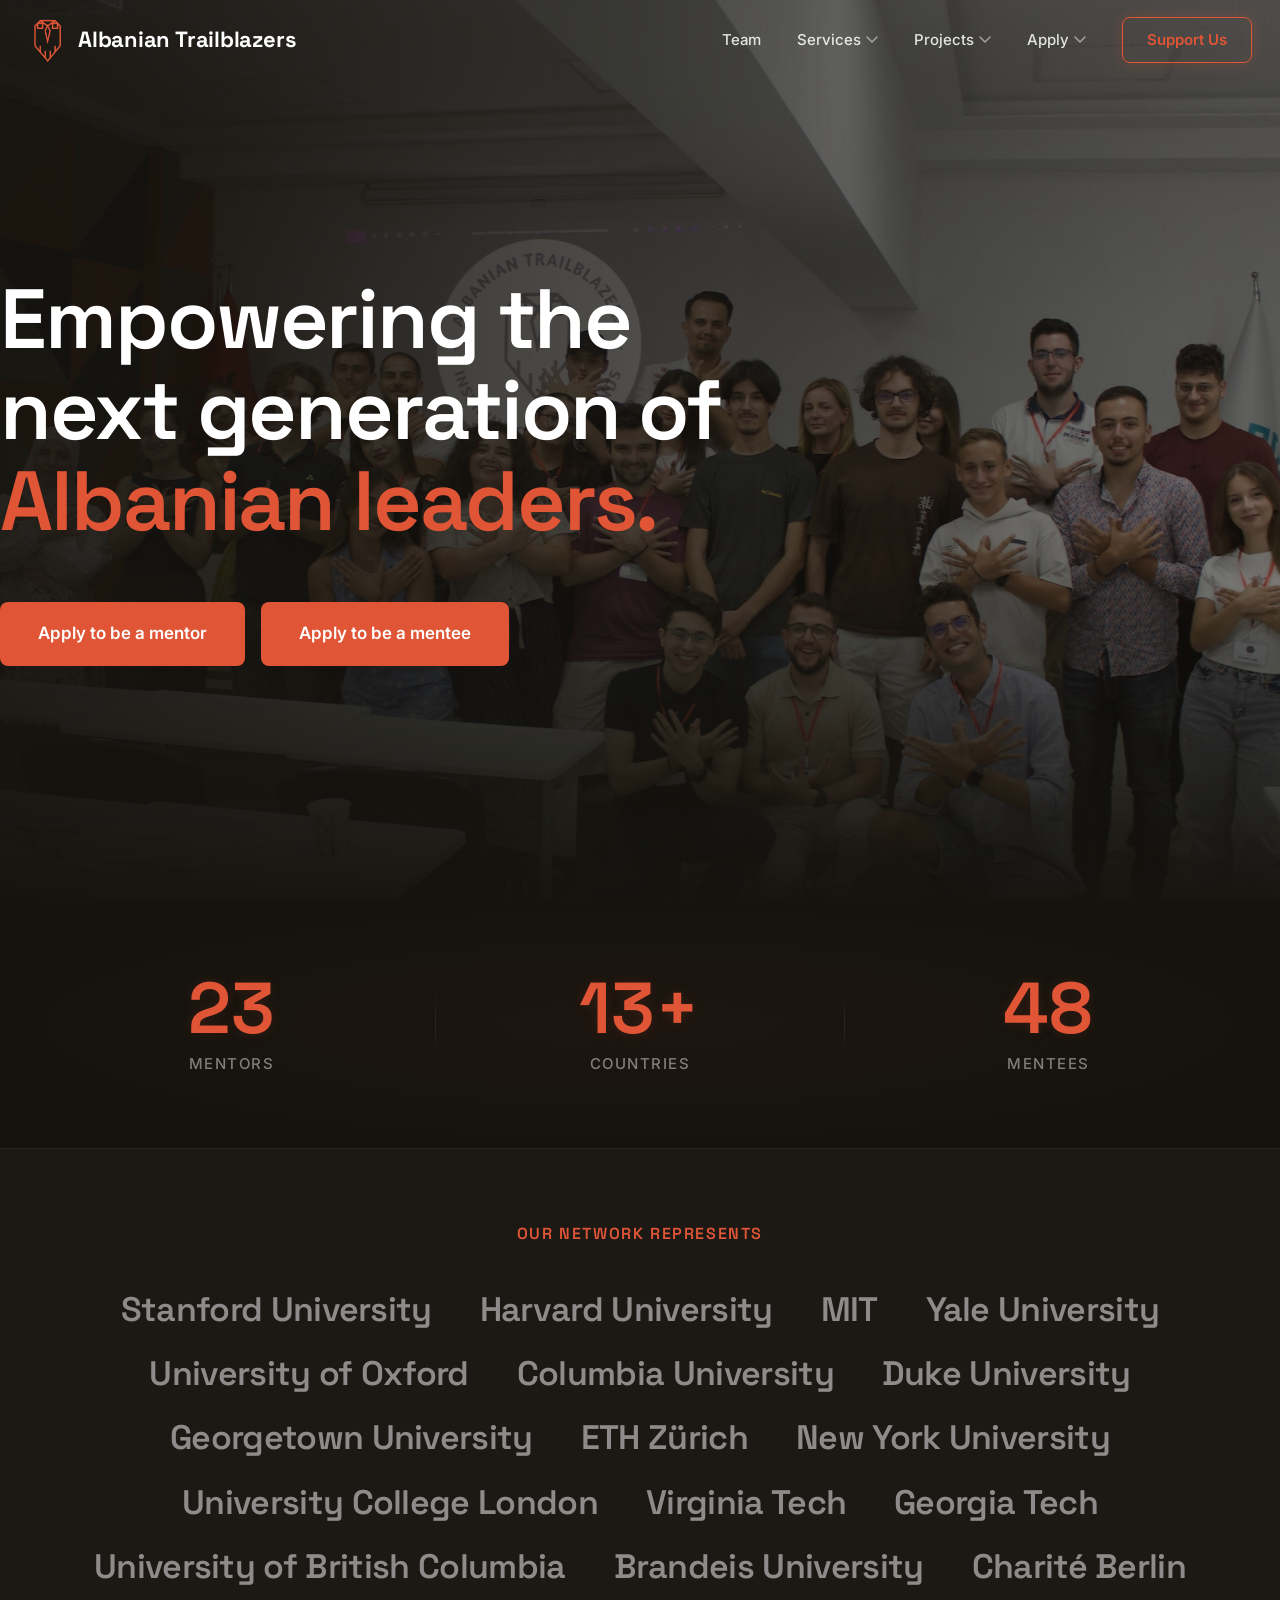
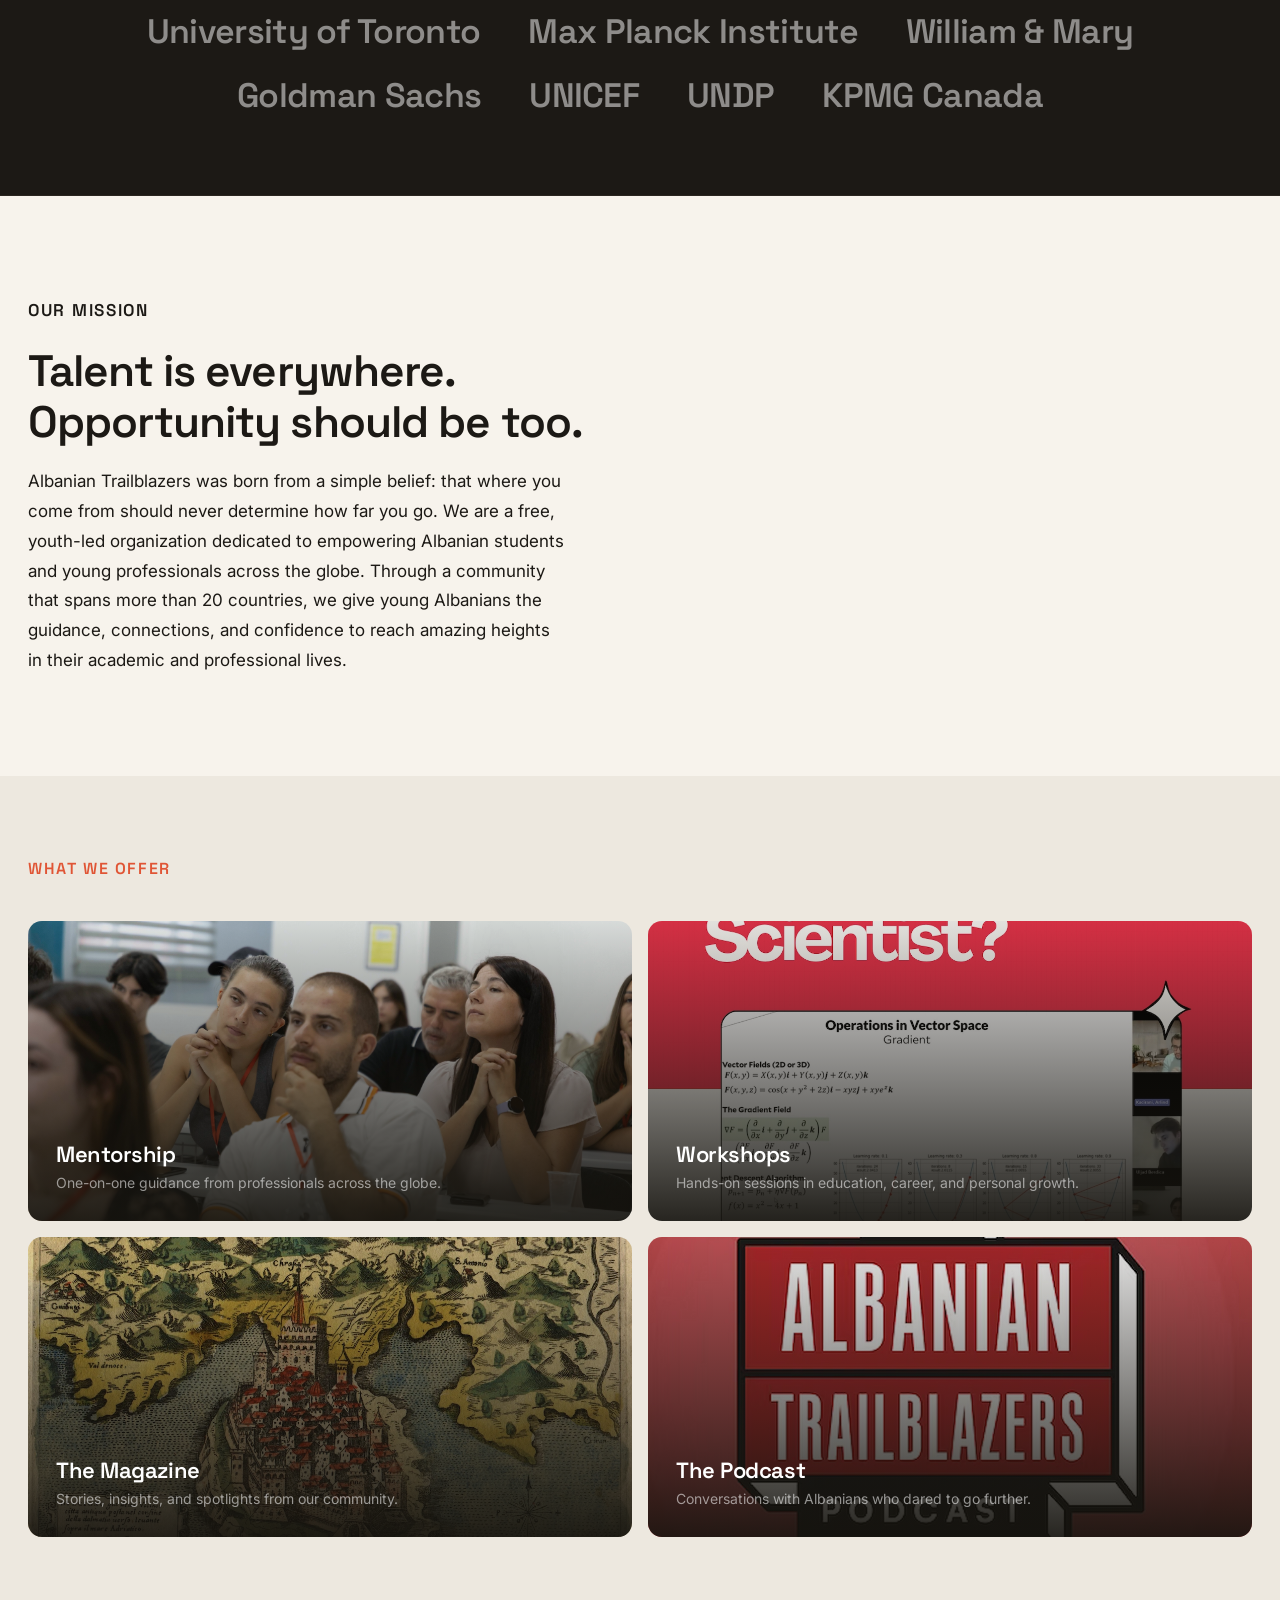
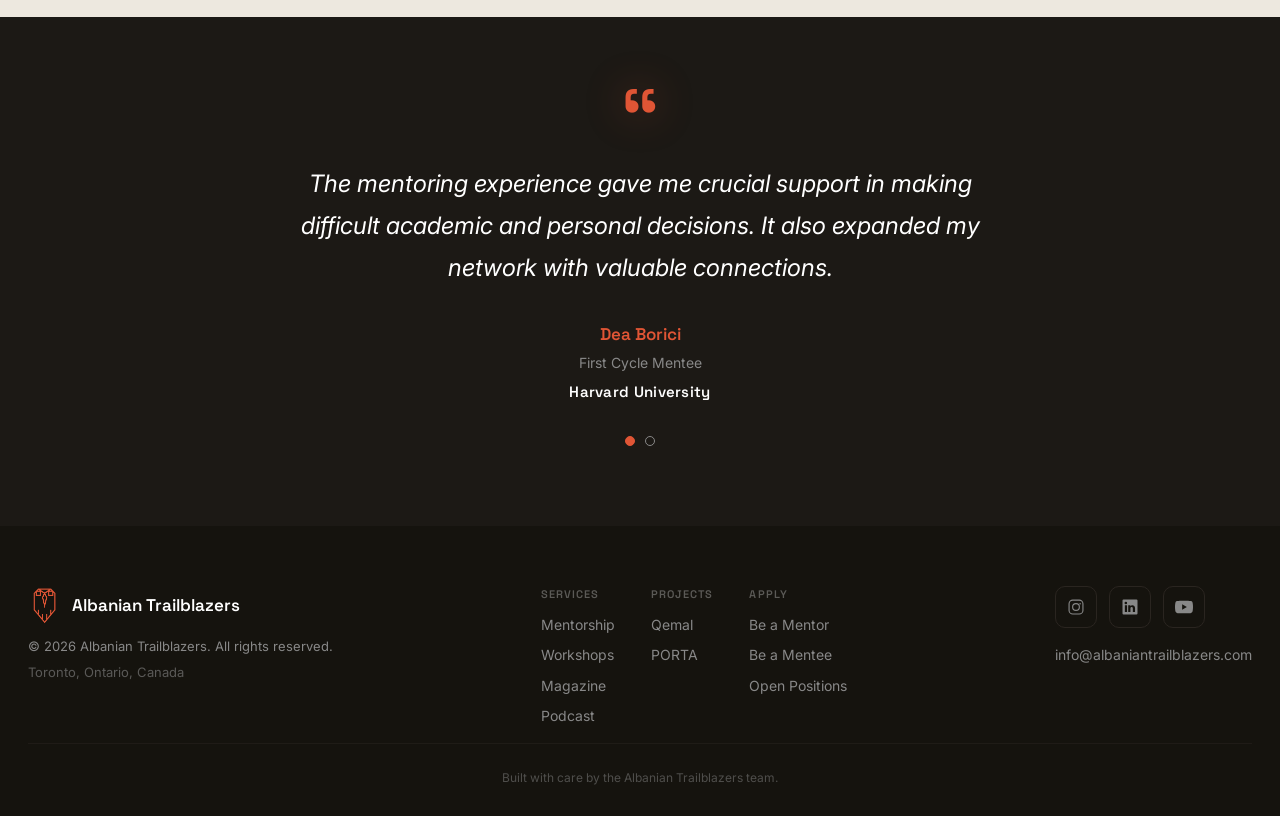
<file: index.html>
<!DOCTYPE html>
<html lang="en">
<head>
  <meta charset="UTF-8">
  <meta name="viewport" content="width=device-width, initial-scale=1.0">
  <title>Albanian Trailblazers | Your Potential Has No Borders</title>
  <meta name="description" content="Free mentorship, workshops, and community for Albanian students and diaspora worldwide.">

  <!-- Open Graph -->
  <meta property="og:title" content="Albanian Trailblazers | Your Potential Has No Borders">
  <meta property="og:description" content="Free mentorship, workshops, and community for Albanian students and diaspora worldwide.">
  <meta property="og:type" content="website">
  <meta property="og:url" content="https://albaniantrailblazers.com">
  <meta property="og:image" content="https://albaniantrailblazers.com/assets/images/logo-black.png">

  <!-- Twitter Card -->
  <meta name="twitter:card" content="summary_large_image">
  <meta name="twitter:title" content="Albanian Trailblazers | Your Potential Has No Borders">
  <meta name="twitter:description" content="Free mentorship, workshops, and community for Albanian students and diaspora worldwide.">
  <meta name="twitter:image" content="https://albaniantrailblazers.com/assets/images/logo-black.png">

  <!-- Favicon -->
  <link rel="icon" href="assets/icons/favicon.svg" type="image/svg+xml">
  <link rel="apple-touch-icon" href="assets/images/logo-black.png">

  <!-- Canonical & theme -->
  <link rel="canonical" href="https://albaniantrailblazers.com/">
  <meta name="theme-color" content="#15130E">

  <!-- Fonts -->
  <link rel="preconnect" href="https://fonts.googleapis.com">
  <link rel="preconnect" href="https://fonts.gstatic.com" crossorigin>
  <link href="https://fonts.googleapis.com/css2?family=Space+Grotesk:wght@400;500;600&family=Inter:wght@400;500&display=swap" rel="stylesheet">

  <link rel="stylesheet" href="css/styles.css">

  <!-- Structured data -->
  <script type="application/ld+json">
  {
    "@context": "https://schema.org",
    "@type": "NGO",
    "name": "Albanian Trailblazers",
    "url": "https://albaniantrailblazers.com",
    "logo": "https://albaniantrailblazers.com/assets/images/logo-black.png",
    "description": "Free mentorship, workshops, and community for Albanian students and diaspora worldwide.",
    "email": "info@albaniantrailblazers.com",
    "address": {
      "@type": "PostalAddress",
      "addressLocality": "Toronto",
      "addressRegion": "Ontario",
      "addressCountry": "CA"
    },
    "sameAs": [
      "https://www.instagram.com/albanian_trailblazers/",
      "https://www.linkedin.com/company/albanian-trailblazers/",
      "https://youtube.com/@albaniantrailblazers"
    ]
  }
  </script>
</head>
<body>

  <!-- ========= NAVIGATION ========= -->
  <nav class="nav" id="nav">
    <div class="container nav__inner">
      <a href="index.html" class="nav__brand">
        <span class="nav__logo" role="img" aria-label="Albanian Trailblazers logo"></span>
        <span class="nav__name">Albanian Trailblazers</span>
      </a>
      <ul class="nav__links">
        <li><a href="about.html" class="nav__link">Team</a></li>
        <li class="nav__item--has-dropdown">
          <button class="nav__link nav__dropdown-toggle" aria-expanded="false">Services <svg width="12" height="8" viewBox="0 0 12 8" fill="none" aria-hidden="true"><path d="M1 1l5 5 5-5" stroke="currentColor" stroke-width="1.5" stroke-linecap="round" stroke-linejoin="round"/></svg></button>
          <ul class="nav__dropdown" role="menu">
            <li><a href="mentors.html" role="menuitem">Mentorship</a></li>
            <li><a href="workshops.html" role="menuitem">Workshops</a></li>
            <li><a href="magazine.html" role="menuitem">The Albanian Trailblazers Magazine</a></li>
            <li><a href="podcast.html" role="menuitem">The Albanian Trailblazers Podcast</a></li>
          </ul>
        </li>
        <li class="nav__item--has-dropdown">
          <button class="nav__link nav__dropdown-toggle" aria-expanded="false">Projects <svg width="12" height="8" viewBox="0 0 12 8" fill="none" aria-hidden="true"><path d="M1 1l5 5 5-5" stroke="currentColor" stroke-width="1.5" stroke-linecap="round" stroke-linejoin="round"/></svg></button>
          <ul class="nav__dropdown" role="menu">
            <li><a href="qemal.html" role="menuitem">Qemal</a></li>
            <li><a href="porta.html" role="menuitem">PORTA</a></li>
          </ul>
        </li>
        <li class="nav__item--has-dropdown">
          <button class="nav__link nav__dropdown-toggle" aria-expanded="false">Apply <svg width="12" height="8" viewBox="0 0 12 8" fill="none" aria-hidden="true"><path d="M1 1l5 5 5-5" stroke="currentColor" stroke-width="1.5" stroke-linecap="round" stroke-linejoin="round"/></svg></button>
          <ul class="nav__dropdown" role="menu">
            <li><a href="apply-mentor.html" role="menuitem">Apply to be a Mentor</a></li>
            <li><a href="apply-mentee.html" role="menuitem">Apply to be a Mentee</a></li>
            <li><a href="jobs.html" role="menuitem">Open Positions</a></li>
          </ul>
        </li>
        <li><a href="support.html" class="btn btn--ghost-red nav__support">Support Us</a></li>
      </ul>
      <button class="nav__hamburger" aria-label="Toggle menu">
        <span></span>
        <span></span>
        <span></span>
      </button>
    </div>
    <div class="nav__overlay">
      <nav class="nav__overlay-inner">
        <a href="index.html">Home</a>
        <a href="about.html">Team</a>

        <div class="nav__overlay-label">Services</div>
        <a href="mentors.html">Mentorship</a>
        <a href="workshops.html">Workshops</a>
        <a href="magazine.html">The Magazine</a>
        <a href="podcast.html">The Podcast</a>

        <div class="nav__overlay-label">Projects</div>
        <a href="qemal.html">Qemal</a>
        <a href="porta.html">PORTA</a>

        <div class="nav__overlay-label">Apply</div>
        <a href="apply-mentor.html">Apply to be a Mentor</a>
        <a href="apply-mentee.html">Apply to be a Mentee</a>
        <a href="jobs.html">Open Positions</a>

        <a href="support.html" class="nav__overlay-cta">Support Us</a>
      </nav>
    </div>
  </nav>

  <!-- ========= HERO ========= -->
  <section class="hero" id="hero">
    <div class="container hero__inner">
      <div class="hero__content">
        <h1 class="hero__title">Empowering the next generation of <span>Albanian leaders.</span></h1>
        <div class="hero__ctas">
          <a href="https://docs.google.com/forms/d/e/1FAIpQLSc4Axi1piw5VeJXuLtmMvxEjuYvRiQ552hjL84YDIvObL8zvA/viewform?usp=dialog" target="_blank" rel="noopener" class="btn btn--solid-red">Apply to be a mentor</a>
          <a href="apply-mentee.html" class="btn btn--solid-red">Apply to be a mentee</a>
        </div>
      </div>
      <div class="hero__bg" aria-hidden="true">
        <img src="assets/images/events/event-workshop-tirana-group.webp" alt="">
      </div>
    </div>
  </section>

  <!-- ========= STATS ========= -->
  <section class="stats" id="stats">
    <div class="container stats__inner">
      <div class="stats__item">
        <div class="stats__number" data-target="30">0</div>
        <div class="stats__label">Mentors</div>
      </div>
      <div class="stats__divider"></div>
      <div class="stats__item">
        <div class="stats__number" data-target="20" data-suffix="+">0</div>
        <div class="stats__label">Countries</div>
      </div>
      <div class="stats__divider"></div>
      <div class="stats__item">
        <div class="stats__number" data-target="90">0</div>
        <div class="stats__label">Mentees</div>
      </div>
    </div>
  </section>

  <!-- ========= NETWORK ========= -->
  <section class="network">
    <div class="container">
      <p class="section-label">Our Network Represents</p>
      <div class="network__cluster">
        <span class="network__name">Stanford University</span>
        <span class="network__name">Harvard University</span>
        <span class="network__name">MIT</span>
        <span class="network__name">Yale University</span>
        <span class="network__name">University of Oxford</span>
        <span class="network__name">Columbia University</span>
        <span class="network__name">Duke University</span>
        <span class="network__name">Georgetown University</span>
        <span class="network__name">ETH Z&uuml;rich</span>
        <span class="network__name">New York University</span>
        <span class="network__name">University College London</span>
        <span class="network__name">Virginia Tech</span>
        <span class="network__name">Georgia Tech</span>
        <span class="network__name">University of British Columbia</span>
        <span class="network__name">Brandeis University</span>
        <span class="network__name">Charit&eacute; Berlin</span>
        <span class="network__name">University of Toronto</span>
        <span class="network__name">Max Planck Institute</span>
        <span class="network__name">William &amp; Mary</span>
        <span class="network__name">Goldman Sachs</span>
        <span class="network__name">UNICEF</span>
        <span class="network__name">UNDP</span>
        <span class="network__name">KPMG Canada</span>
      </div>
    </div>
  </section>

  <!-- ========= MISSION ========= -->
  <section class="mission fade-in" id="mission">
    <div class="container mission__inner">
      <div class="mission__text">
        <p class="section-label">Our mission</p>
        <h2>Talent is everywhere. Opportunity should be too.</h2>
        <p>Albanian Trailblazers was born from a simple belief: that where you come from should never determine how far you go. We are a free, youth-led organization dedicated to empowering Albanian students and young professionals across the globe. Through a community that spans more than 20 countries, we give young Albanians the guidance, connections, and confidence to reach amazing heights in their academic and professional lives.</p>
      </div>
      <div class="mission__video">
        <iframe src="https://www.youtube.com/embed/XhWk7qlp7Xc" title="Albanian Trailblazers Introduction" frameborder="0" allow="accelerometer; autoplay; clipboard-write; encrypted-media; gyroscope; picture-in-picture" allowfullscreen></iframe>
      </div>
    </div>
  </section>

  <!-- ========= WHAT WE OFFER ========= -->
  <section class="offerings fade-in" id="offerings">
    <div class="container">
      <p class="section-label">What we offer</p>

      <!-- Photo cards — live services -->
      <div class="offerings__grid">

        <a href="mentors.html" class="offerings__card">
          <img src="assets/images/events/event-workshop-tirana-audience-engaged.webp" alt="Mentorship">
          <div class="offerings__card-overlay">
            <h3 class="offerings__card-title">Mentorship</h3>
            <p class="offerings__card-desc">One-on-one guidance from professionals across the globe.</p>
          </div>
        </a>

        <a href="workshops.html" class="offerings__card">
          <img src="assets/images/events/data-science-workshop.webp" alt="Workshops">
          <div class="offerings__card-overlay">
            <h3 class="offerings__card-title">Workshops</h3>
            <p class="offerings__card-desc">Hands-on sessions in education, career, and personal growth.</p>
          </div>
        </a>

        <a href="magazine.html" class="offerings__card">
          <img src="assets/images/events/magazine-cover-photo.webp" alt="The Magazine">
          <div class="offerings__card-overlay">
            <h3 class="offerings__card-title">The Magazine</h3>
            <p class="offerings__card-desc">Stories, insights, and spotlights from our community.</p>
          </div>
        </a>

        <a href="podcast.html" class="offerings__card">
          <img src="assets/images/events/podcast-logo.webp" alt="The Podcast">
          <div class="offerings__card-overlay">
            <h3 class="offerings__card-title">The Podcast</h3>
            <p class="offerings__card-desc">Conversations with Albanians who dared to go further.</p>
          </div>
        </a>

      </div>


    </div>
  </section>

  <!-- ========= TESTIMONIAL ========= -->
  <section class="testimonial fade-in" id="testimonial">
    <div class="container testimonial__inner">
      <div class="testimonial__slides" id="testimonialSlides">
        <div class="testimonial__slide active">
          <div class="testimonial__quote-mark">&ldquo;</div>
          <p class="testimonial__text">The mentoring experience gave me crucial support in making difficult academic and personal decisions. It also expanded my network with valuable connections.</p>
          <p class="testimonial__author">Dea Borici</p>
          <p class="testimonial__role">First Cycle Mentee</p>
          <p class="testimonial__school">Harvard University</p>
        </div>
        <div class="testimonial__slide">
          <div class="testimonial__quote-mark">&ldquo;</div>
          <p class="testimonial__text">The support I received from Albanian Trailblazers has been invaluable in helping me realize my potential in both education and my career. This guidance has been essential in navigating key decisions and exploring new growth opportunities.</p>
          <p class="testimonial__author">Amanta Draga</p>
          <p class="testimonial__role">First Cycle Mentee</p>
          <p class="testimonial__school">Universit&agrave; degli Studi di Genova</p>
        </div>
      </div>
      <div class="testimonial__dots">
        <button class="testimonial__dot active" data-index="0" aria-label="Testimonial 1"></button>
        <button class="testimonial__dot" data-index="1" aria-label="Testimonial 2"></button>
      </div>
    </div>
  </section>

  <!-- ========= FOOTER ========= -->
  <footer class="footer" id="footer">
    <div class="container footer__inner">
      <div class="footer__col">
        <div class="footer__brand">
          <span class="footer__logo" role="img" aria-label="Albanian Trailblazers logo"></span>
          <span class="footer__brand-name">Albanian Trailblazers</span>
        </div>
        <p class="footer__copyright">&copy; <span class="footer__year"></span> Albanian Trailblazers. All rights reserved.</p>
        <p class="footer__location">Toronto, Ontario, Canada</p>
      </div>
      <nav class="footer__nav">
        <div class="footer__nav-group">
          <span class="footer__nav-label">Services</span>
          <a href="mentors.html">Mentorship</a>
          <a href="workshops.html">Workshops</a>
          <a href="magazine.html">Magazine</a>
          <a href="podcast.html">Podcast</a>
        </div>
        <div class="footer__nav-group">
          <span class="footer__nav-label">Projects</span>
          <a href="qemal.html">Qemal</a>
          <a href="porta.html">PORTA</a>
        </div>
        <div class="footer__nav-group">
          <span class="footer__nav-label">Apply</span>
          <a href="apply-mentor.html">Be a Mentor</a>
          <a href="apply-mentee.html">Be a Mentee</a>
          <a href="jobs.html">Open Positions</a>
        </div>
      </nav>
      <div class="footer__social">
        <div class="footer__social-icons">
          <a href="https://www.instagram.com/albanian_trailblazers/" aria-label="Instagram" target="_blank" rel="noopener">
            <svg viewBox="0 0 24 24" xmlns="http://www.w3.org/2000/svg"><path d="M7.75 2h8.5A5.75 5.75 0 0 1 22 7.75v8.5A5.75 5.75 0 0 1 16.25 22h-8.5A5.75 5.75 0 0 1 2 16.25v-8.5A5.75 5.75 0 0 1 7.75 2Zm0 1.5A4.25 4.25 0 0 0 3.5 7.75v8.5A4.25 4.25 0 0 0 7.75 20.5h8.5A4.25 4.25 0 0 0 20.5 16.25v-8.5A4.25 4.25 0 0 0 16.25 3.5Zm4.25 3.25a5.25 5.25 0 1 1 0 10.5 5.25 5.25 0 0 1 0-10.5Zm0 1.5a3.75 3.75 0 1 0 0 7.5 3.75 3.75 0 0 0 0-7.5Zm5.5-1.5a1 1 0 1 1 0 2 1 1 0 0 1 0-2Z"/></svg>
          </a>
          <a href="https://www.linkedin.com/company/albanian-trailblazers/" aria-label="LinkedIn" target="_blank" rel="noopener">
            <svg viewBox="0 0 24 24" xmlns="http://www.w3.org/2000/svg"><path d="M20.47 2H3.53A1.45 1.45 0 0 0 2 3.38v17.24A1.45 1.45 0 0 0 3.53 22h16.94A1.45 1.45 0 0 0 22 20.62V3.38A1.45 1.45 0 0 0 20.47 2ZM8.09 18.74H5.13V9.72h2.96ZM6.6 8.48a1.72 1.72 0 1 1 0-3.43 1.72 1.72 0 0 1 0 3.43Zm12.14 10.26h-2.96v-4.83c0-1.21-.44-2.04-1.54-2.04a1.65 1.65 0 0 0-1.55 1.09 2 2 0 0 0-.1.73v5.05h-2.96V9.72h2.96v1.27a2.92 2.92 0 0 1 2.66-1.46c1.94 0 3.49 1.27 3.49 3.99Z"/></svg>
          </a>
          <a href="https://youtube.com/@albaniantrailblazers" aria-label="YouTube" target="_blank" rel="noopener">
            <svg viewBox="0 0 24 24" xmlns="http://www.w3.org/2000/svg"><path d="M23.5 6.19a3.02 3.02 0 0 0-2.12-2.14C19.54 3.5 12 3.5 12 3.5s-7.54 0-9.38.55A3.02 3.02 0 0 0 .5 6.19 31.6 31.6 0 0 0 0 12a31.6 31.6 0 0 0 .5 5.81 3.02 3.02 0 0 0 2.12 2.14c1.84.55 9.38.55 9.38.55s7.54 0 9.38-.55a3.02 3.02 0 0 0 2.12-2.14A31.6 31.6 0 0 0 24 12a31.6 31.6 0 0 0-.5-5.81ZM9.54 15.57V8.43L15.82 12Z"/></svg>
          </a>
        </div>
        <p class="footer__email"><a href="mailto:info@albaniantrailblazers.com">info@albaniantrailblazers.com</a></p>
      </div>
    </div>
    <div class="container">
      <p class="footer__bottom">Built with care by the Albanian Trailblazers team.</p>
    </div>
  </footer>

  <script src="js/main.js"></script>
</body>
</html>
</file>
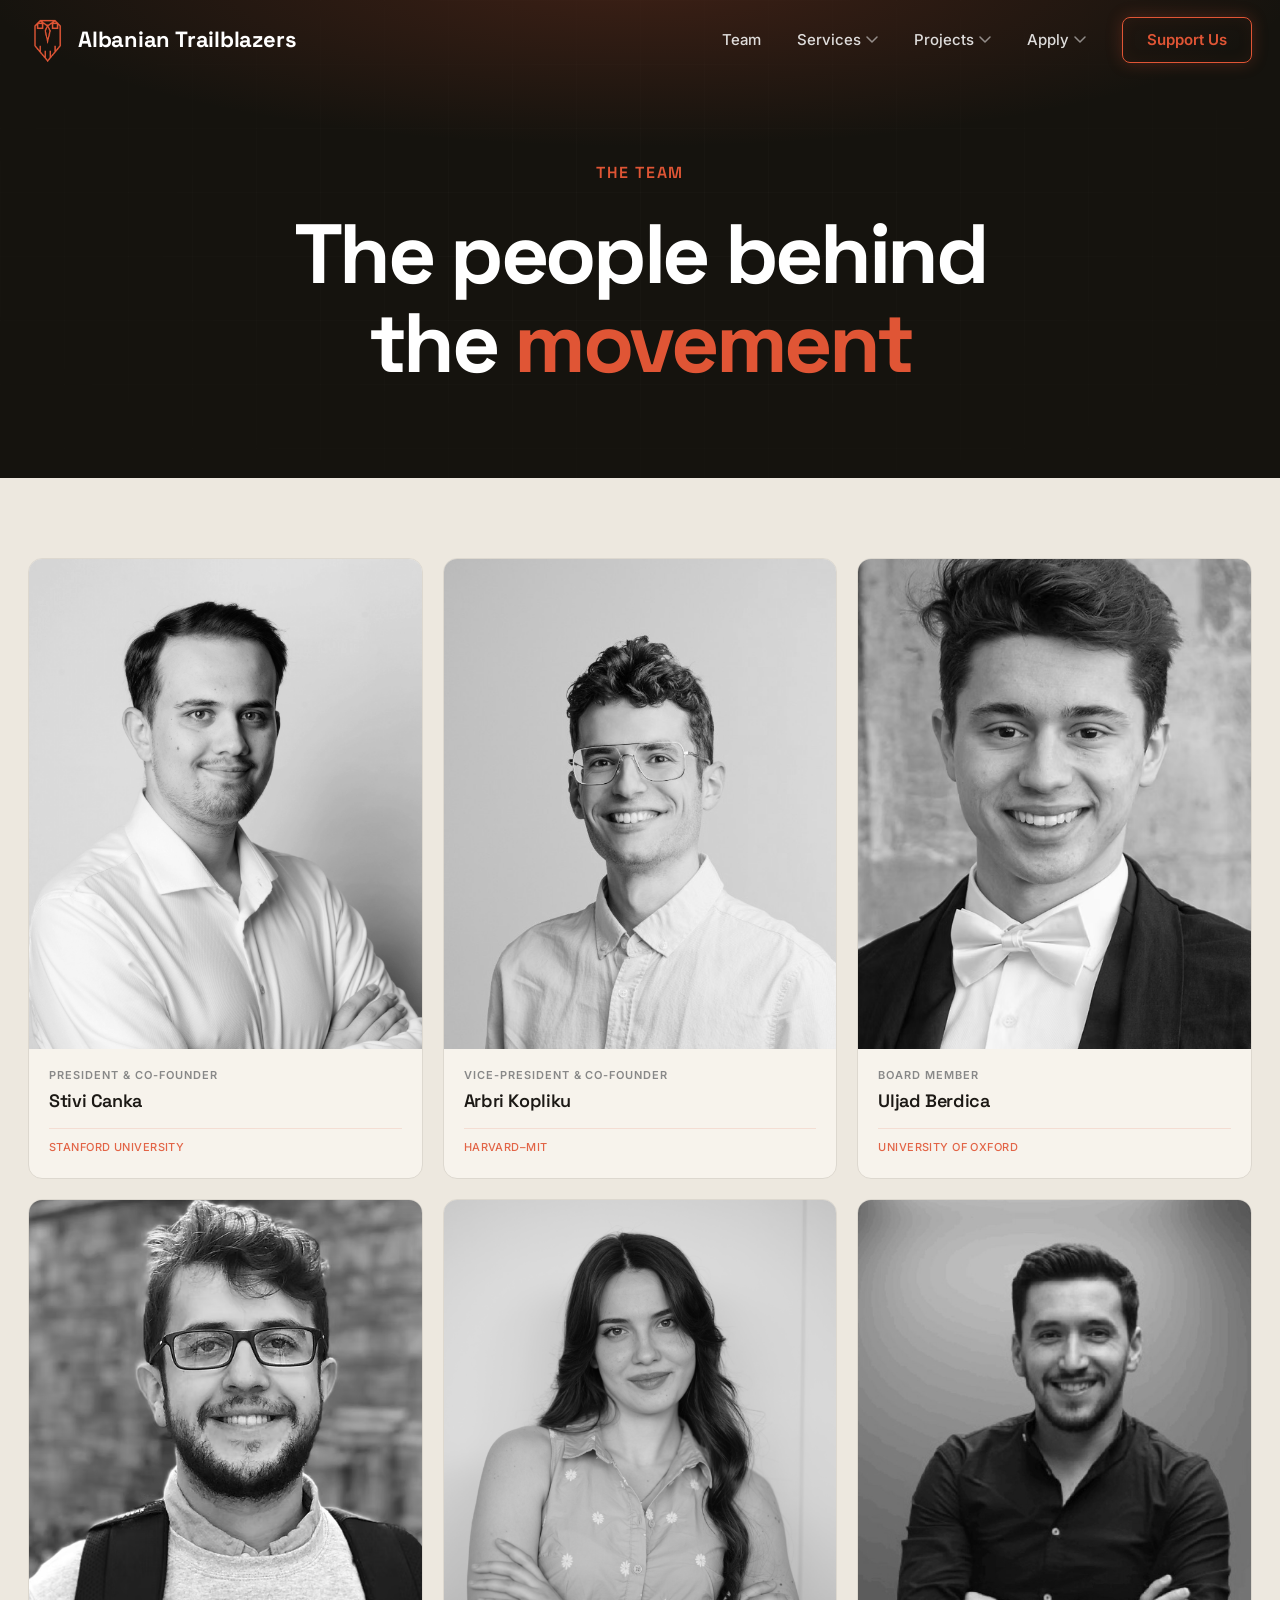
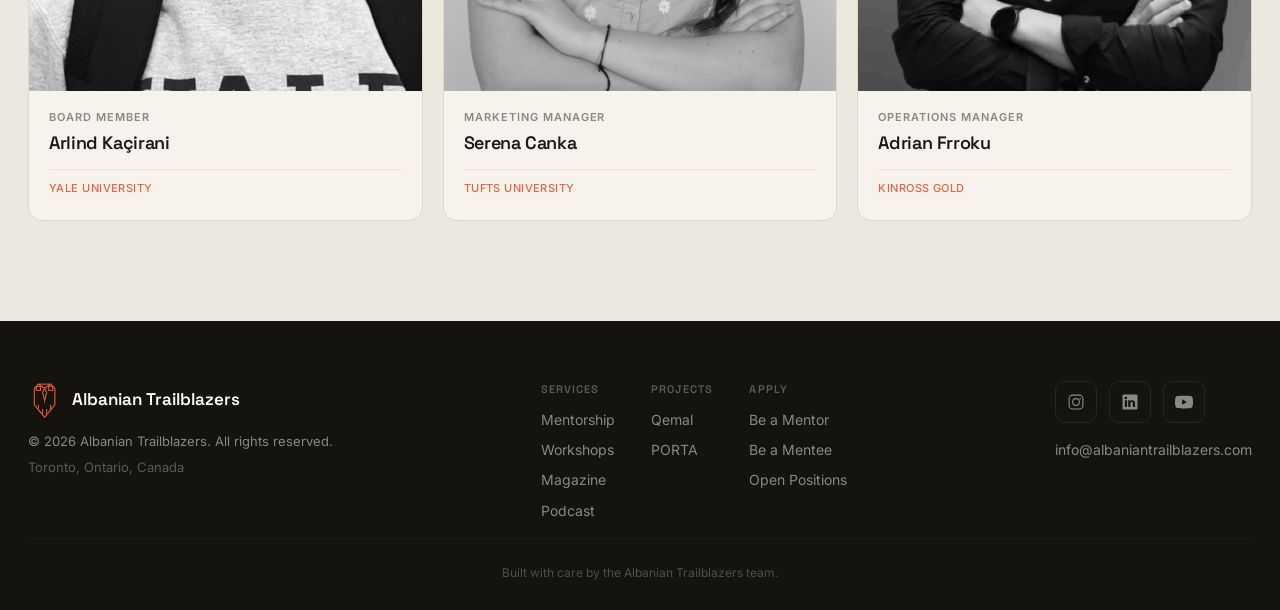
<file: about.html>
<!DOCTYPE html>
<html lang="en">
<head>
  <meta charset="UTF-8">
  <meta name="viewport" content="width=device-width, initial-scale=1.0">
  <title>Team | Albanian Trailblazers</title>
  <meta name="description" content="Meet the team behind Albanian Trailblazers — the people building mentorship, tools, and opportunities for Albanian students worldwide.">

  <meta property="og:title" content="Team | Albanian Trailblazers">
  <meta property="og:description" content="The people behind Albanian Trailblazers.">
  <meta property="og:type" content="website">
  <meta property="og:url" content="https://albaniantrailblazers.com/about.html">
  <meta property="og:image" content="https://albaniantrailblazers.com/assets/images/logo-black.png">

  <!-- Twitter Card -->
  <meta name="twitter:card" content="summary_large_image">
  <meta name="twitter:title" content="Team | Albanian Trailblazers">
  <meta name="twitter:description" content="The people behind Albanian Trailblazers.">
  <meta name="twitter:image" content="https://albaniantrailblazers.com/assets/images/logo-black.png">

  <!-- Favicon -->
  <link rel="icon" href="assets/icons/favicon.svg" type="image/svg+xml">
  <link rel="apple-touch-icon" href="assets/images/logo-black.png">

  <!-- Canonical & theme -->
  <link rel="canonical" href="https://albaniantrailblazers.com/about.html">
  <meta name="theme-color" content="#15130E">

  <link rel="preconnect" href="https://fonts.googleapis.com">
  <link rel="preconnect" href="https://fonts.gstatic.com" crossorigin>
  <link href="https://fonts.googleapis.com/css2?family=Space+Grotesk:wght@400;500;600;700&family=Inter:wght@400;500;600&display=swap" rel="stylesheet">

  <link rel="stylesheet" href="css/styles.css">
  <link rel="stylesheet" href="css/about.css">
</head>
<body>

  <!-- ========= NAVIGATION ========= -->
  <nav class="nav scrolled" id="nav">
    <div class="container nav__inner">
      <a href="index.html" class="nav__brand">
        <span class="nav__logo" role="img" aria-label="Albanian Trailblazers logo"></span>
        <span class="nav__name">Albanian Trailblazers</span>
      </a>
      <ul class="nav__links">
        <li><a href="about.html" class="nav__link">Team</a></li>
        <li class="nav__item--has-dropdown">
          <button class="nav__link nav__dropdown-toggle" aria-expanded="false">Services <svg width="12" height="8" viewBox="0 0 12 8" fill="none" aria-hidden="true"><path d="M1 1l5 5 5-5" stroke="currentColor" stroke-width="1.5" stroke-linecap="round" stroke-linejoin="round"/></svg></button>
          <ul class="nav__dropdown" role="menu">
            <li><a href="mentors.html" role="menuitem">Mentorship</a></li>
            <li><a href="workshops.html" role="menuitem">Workshops</a></li>
            <li><a href="magazine.html" role="menuitem">The Albanian Trailblazers Magazine</a></li>
            <li><a href="podcast.html" role="menuitem">The Albanian Trailblazers Podcast</a></li>
          </ul>
        </li>
        <li class="nav__item--has-dropdown">
          <button class="nav__link nav__dropdown-toggle" aria-expanded="false">Projects <svg width="12" height="8" viewBox="0 0 12 8" fill="none" aria-hidden="true"><path d="M1 1l5 5 5-5" stroke="currentColor" stroke-width="1.5" stroke-linecap="round" stroke-linejoin="round"/></svg></button>
          <ul class="nav__dropdown" role="menu">
            <li><a href="qemal.html" role="menuitem">Qemal</a></li>
            <li><a href="porta.html" role="menuitem">PORTA</a></li>
          </ul>
        </li>
        <li class="nav__item--has-dropdown">
          <button class="nav__link nav__dropdown-toggle" aria-expanded="false">Apply <svg width="12" height="8" viewBox="0 0 12 8" fill="none" aria-hidden="true"><path d="M1 1l5 5 5-5" stroke="currentColor" stroke-width="1.5" stroke-linecap="round" stroke-linejoin="round"/></svg></button>
          <ul class="nav__dropdown" role="menu">
            <li><a href="apply-mentor.html" role="menuitem">Apply to be a Mentor</a></li>
            <li><a href="apply-mentee.html" role="menuitem">Apply to be a Mentee</a></li>
            <li><a href="jobs.html" role="menuitem">Open Positions</a></li>
          </ul>
        </li>
        <li><a href="support.html" class="btn btn--ghost-red nav__support">Support Us</a></li>
      </ul>
      <button class="nav__hamburger" aria-label="Toggle menu">
        <span></span>
        <span></span>
        <span></span>
      </button>
    </div>
    <div class="nav__overlay">
      <nav class="nav__overlay-inner">
        <a href="index.html">Home</a>
        <a href="about.html">Team</a>

        <div class="nav__overlay-label">Services</div>
        <a href="mentors.html">Mentorship</a>
        <a href="workshops.html">Workshops</a>
        <a href="magazine.html">The Magazine</a>
        <a href="podcast.html">The Podcast</a>

        <div class="nav__overlay-label">Projects</div>
        <a href="qemal.html">Qemal</a>
        <a href="porta.html">PORTA</a>

        <div class="nav__overlay-label">Apply</div>
        <a href="apply-mentor.html">Apply to be a Mentor</a>
        <a href="apply-mentee.html">Apply to be a Mentee</a>
        <a href="jobs.html">Open Positions</a>

        <a href="support.html" class="nav__overlay-cta">Support Us</a>
      </nav>
    </div>
  </nav>

  <!-- ========= HERO (dark) ========= -->
  <section class="about-hero">
    <div class="about-hero__grid" aria-hidden="true"></div>
    <div class="container">
      <div class="about-hero__inner">
        <p class="section-label">The Team</p>
        <h1 class="about-hero__title">The people behind<br>the <span>movement</span></h1>
      </div>
    </div>
  </section>

  <!-- ========= TEAM (cream) ========= -->
  <section class="about-team">
    <div class="container">

      <div class="team-grid-3">

        <a class="team-card" href="https://www.linkedin.com/in/stivi-steve-canka/" target="_blank" rel="noopener">
          <img class="team-card__photo" src="assets/images/team/stivi-canka.webp" alt="Stivi Canka">
          <div class="team-card__body">
            <span class="team-card__role">President &amp; Co-Founder</span>
            <h3 class="team-card__name">Stivi Canka</h3>
            <span class="team-card__cred">Stanford University</span>
          </div>
        </a>

        <a class="team-card" href="https://www.linkedin.com/in/arbri-kopliku/" target="_blank" rel="noopener">
          <img class="team-card__photo" src="assets/images/team/arbri-kopliku.jpeg" alt="Arbri Kopliku">
          <div class="team-card__body">
            <span class="team-card__role">Vice-President &amp; Co-Founder</span>
            <h3 class="team-card__name">Arbri Kopliku</h3>
            <span class="team-card__cred">Harvard–MIT</span>
          </div>
        </a>

        <a class="team-card" href="https://www.linkedin.com/in/uljad/" target="_blank" rel="noopener">
          <img class="team-card__photo" src="assets/images/team/uljad-berdica.avif" alt="Uljad Berdica">
          <div class="team-card__body">
            <span class="team-card__role">Board Member</span>
            <h3 class="team-card__name">Uljad Berdica</h3>
            <span class="team-card__cred">University of Oxford</span>
          </div>
        </a>

        <a class="team-card" href="https://www.linkedin.com/in/arlindkacirani/" target="_blank" rel="noopener">
          <img class="team-card__photo" src="assets/images/team/arlind-kacirani.avif" alt="Arlind Kaçirani">
          <div class="team-card__body">
            <span class="team-card__role">Board Member</span>
            <h3 class="team-card__name">Arlind Kaçirani</h3>
            <span class="team-card__cred">Yale University</span>
          </div>
        </a>

        <a class="team-card" href="https://www.linkedin.com/in/serena-canka-714077250/" target="_blank" rel="noopener">
          <img class="team-card__photo" src="assets/images/team/serena-canka.png" alt="Serena Canka">
          <div class="team-card__body">
            <span class="team-card__role">Marketing Manager</span>
            <h3 class="team-card__name">Serena Canka</h3>
            <span class="team-card__cred">Tufts University</span>
          </div>
        </a>

        <a class="team-card" href="https://www.linkedin.com/in/adrian-frroku-989691110/" target="_blank" rel="noopener">
          <img class="team-card__photo" src="assets/images/team/adrian-frroku.jpeg" alt="Adrian Frroku">
          <div class="team-card__body">
            <span class="team-card__role">Operations Manager</span>
            <h3 class="team-card__name">Adrian Frroku</h3>
            <span class="team-card__cred">Kinross Gold</span>
          </div>
        </a>

      </div>

    </div>
  </section>

  <!-- ========= FOOTER ========= -->
  <footer class="footer" id="footer">
    <div class="container footer__inner">
      <div class="footer__col">
        <div class="footer__brand">
          <span class="footer__logo" role="img" aria-label="Albanian Trailblazers logo"></span>
          <span class="footer__brand-name">Albanian Trailblazers</span>
        </div>
        <p class="footer__copyright">&copy; <span class="footer__year"></span> Albanian Trailblazers. All rights reserved.</p>
        <p class="footer__location">Toronto, Ontario, Canada</p>
      </div>
      <nav class="footer__nav">
        <div class="footer__nav-group">
          <span class="footer__nav-label">Services</span>
          <a href="mentors.html">Mentorship</a>
          <a href="workshops.html">Workshops</a>
          <a href="magazine.html">Magazine</a>
          <a href="podcast.html">Podcast</a>
        </div>
        <div class="footer__nav-group">
          <span class="footer__nav-label">Projects</span>
          <a href="qemal.html">Qemal</a>
          <a href="porta.html">PORTA</a>
        </div>
        <div class="footer__nav-group">
          <span class="footer__nav-label">Apply</span>
          <a href="apply-mentor.html">Be a Mentor</a>
          <a href="apply-mentee.html">Be a Mentee</a>
          <a href="jobs.html">Open Positions</a>
        </div>
      </nav>
      <div class="footer__social">
        <div class="footer__social-icons">
          <a href="https://www.instagram.com/albanian_trailblazers/" aria-label="Instagram" target="_blank" rel="noopener">
            <svg viewBox="0 0 24 24" xmlns="http://www.w3.org/2000/svg"><path d="M7.75 2h8.5A5.75 5.75 0 0 1 22 7.75v8.5A5.75 5.75 0 0 1 16.25 22h-8.5A5.75 5.75 0 0 1 2 16.25v-8.5A5.75 5.75 0 0 1 7.75 2Zm0 1.5A4.25 4.25 0 0 0 3.5 7.75v8.5A4.25 4.25 0 0 0 7.75 20.5h8.5A4.25 4.25 0 0 0 20.5 16.25v-8.5A4.25 4.25 0 0 0 16.25 3.5Zm4.25 3.25a5.25 5.25 0 1 1 0 10.5 5.25 5.25 0 0 1 0-10.5Zm0 1.5a3.75 3.75 0 1 0 0 7.5 3.75 3.75 0 0 0 0-7.5Zm5.5-1.5a1 1 0 1 1 0 2 1 1 0 0 1 0-2Z"/></svg>
          </a>
          <a href="https://www.linkedin.com/company/albanian-trailblazers/" aria-label="LinkedIn" target="_blank" rel="noopener">
            <svg viewBox="0 0 24 24" xmlns="http://www.w3.org/2000/svg"><path d="M20.47 2H3.53A1.45 1.45 0 0 0 2 3.38v17.24A1.45 1.45 0 0 0 3.53 22h16.94A1.45 1.45 0 0 0 22 20.62V3.38A1.45 1.45 0 0 0 20.47 2ZM8.09 18.74H5.13V9.72h2.96ZM6.6 8.48a1.72 1.72 0 1 1 0-3.43 1.72 1.72 0 0 1 0 3.43Zm12.14 10.26h-2.96v-4.83c0-1.21-.44-2.04-1.54-2.04a1.65 1.65 0 0 0-1.55 1.09 2 2 0 0 0-.1.73v5.05h-2.96V9.72h2.96v1.27a2.92 2.92 0 0 1 2.66-1.46c1.94 0 3.49 1.27 3.49 3.99Z"/></svg>
          </a>
          <a href="https://youtube.com/@albaniantrailblazers" aria-label="YouTube" target="_blank" rel="noopener">
            <svg viewBox="0 0 24 24" xmlns="http://www.w3.org/2000/svg"><path d="M23.5 6.19a3.02 3.02 0 0 0-2.12-2.14C19.54 3.5 12 3.5 12 3.5s-7.54 0-9.38.55A3.02 3.02 0 0 0 .5 6.19 31.6 31.6 0 0 0 0 12a31.6 31.6 0 0 0 .5 5.81 3.02 3.02 0 0 0 2.12 2.14c1.84.55 9.38.55 9.38.55s7.54 0 9.38-.55a3.02 3.02 0 0 0 2.12-2.14A31.6 31.6 0 0 0 24 12a31.6 31.6 0 0 0-.5-5.81ZM9.54 15.57V8.43L15.82 12Z"/></svg>
          </a>
        </div>
        <p class="footer__email"><a href="mailto:info@albaniantrailblazers.com">info@albaniantrailblazers.com</a></p>
      </div>
    </div>
    <div class="container">
      <p class="footer__bottom">Built with care by the Albanian Trailblazers team.</p>
    </div>
  </footer>

  <script src="js/main.js"></script>
</body>
</html>
</file>
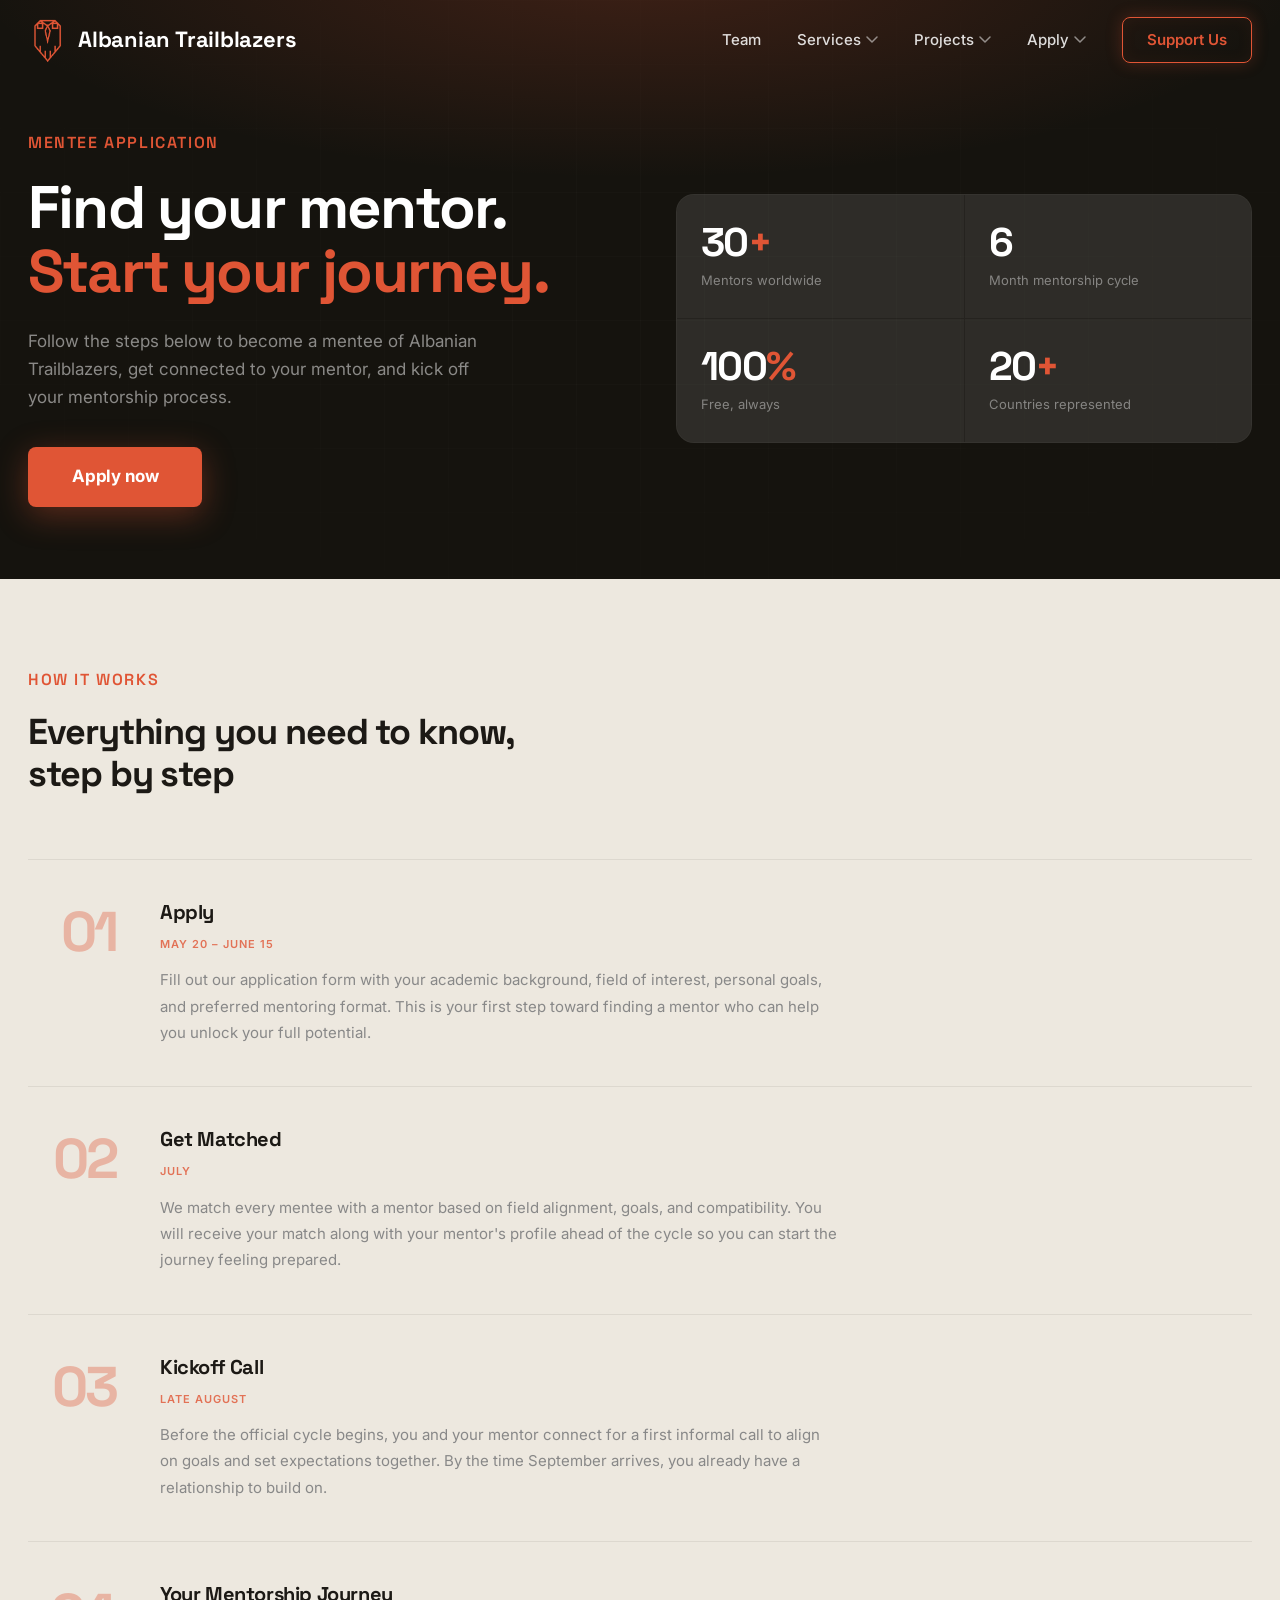
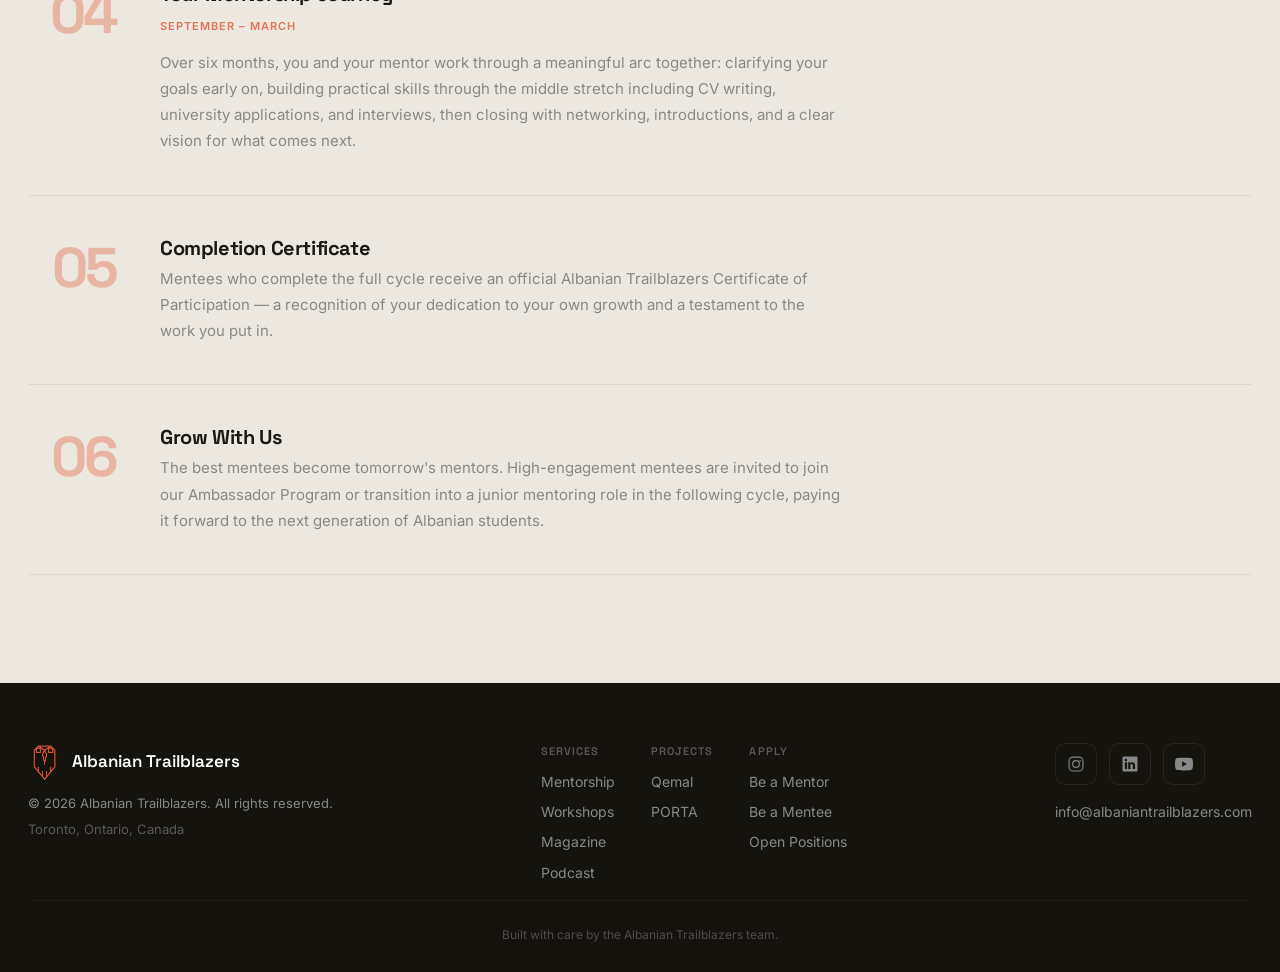
<file: apply-mentee.html>
<!DOCTYPE html>
<html lang="en">
<head>
  <meta charset="UTF-8">
  <meta name="viewport" content="width=device-width, initial-scale=1.0">
  <title>Apply to be a Mentee | Albanian Trailblazers</title>
  <meta name="description" content="Apply to become a mentee of Albanian Trailblazers and get connected with a mentor who can help you unlock your full potential.">

  <meta property="og:title" content="Apply to be a Mentee | Albanian Trailblazers">
  <meta property="og:description" content="Get matched with a world-class mentor. Applications open May 20 – June 15.">
  <meta property="og:type" content="website">
  <meta property="og:url" content="https://albaniantrailblazers.com/apply-mentee.html">
  <meta property="og:image" content="https://albaniantrailblazers.com/assets/images/logo-black.png">

  <!-- Twitter Card -->
  <meta name="twitter:card" content="summary_large_image">
  <meta name="twitter:title" content="Apply to be a Mentee | Albanian Trailblazers">
  <meta name="twitter:description" content="Get matched with a world-class mentor. Applications open May 20 – June 15.">
  <meta name="twitter:image" content="https://albaniantrailblazers.com/assets/images/logo-black.png">

  <!-- Favicon -->
  <link rel="icon" href="assets/icons/favicon.svg" type="image/svg+xml">
  <link rel="apple-touch-icon" href="assets/images/logo-black.png">

  <!-- Canonical & theme -->
  <link rel="canonical" href="https://albaniantrailblazers.com/apply-mentee.html">
  <meta name="theme-color" content="#15130E">

  <link rel="preconnect" href="https://fonts.googleapis.com">
  <link rel="preconnect" href="https://fonts.gstatic.com" crossorigin>
  <link href="https://fonts.googleapis.com/css2?family=Space+Grotesk:wght@400;500;600;700&family=Inter:wght@400;500;600&display=swap" rel="stylesheet">

  <link rel="stylesheet" href="css/styles.css">
  <link rel="stylesheet" href="css/apply.css">
</head>
<body>

  <!-- ========= NAVIGATION ========= -->
  <nav class="nav scrolled" id="nav">
    <div class="container nav__inner">
      <a href="index.html" class="nav__brand">
        <span class="nav__logo" role="img" aria-label="Albanian Trailblazers logo"></span>
        <span class="nav__name">Albanian Trailblazers</span>
      </a>
      <ul class="nav__links">
        <li><a href="about.html" class="nav__link">Team</a></li>
        <li class="nav__item--has-dropdown">
          <button class="nav__link nav__dropdown-toggle" aria-expanded="false">Services <svg width="12" height="8" viewBox="0 0 12 8" fill="none" aria-hidden="true"><path d="M1 1l5 5 5-5" stroke="currentColor" stroke-width="1.5" stroke-linecap="round" stroke-linejoin="round"/></svg></button>
          <ul class="nav__dropdown" role="menu">
            <li><a href="mentors.html" role="menuitem">Mentorship</a></li>
            <li><a href="workshops.html" role="menuitem">Workshops</a></li>
            <li><a href="magazine.html" role="menuitem">The Albanian Trailblazers Magazine</a></li>
            <li><a href="podcast.html" role="menuitem">The Albanian Trailblazers Podcast</a></li>
          </ul>
        </li>
        <li class="nav__item--has-dropdown">
          <button class="nav__link nav__dropdown-toggle" aria-expanded="false">Projects <svg width="12" height="8" viewBox="0 0 12 8" fill="none" aria-hidden="true"><path d="M1 1l5 5 5-5" stroke="currentColor" stroke-width="1.5" stroke-linecap="round" stroke-linejoin="round"/></svg></button>
          <ul class="nav__dropdown" role="menu">
            <li><a href="qemal.html" role="menuitem">Qemal</a></li>
            <li><a href="porta.html" role="menuitem">PORTA</a></li>
          </ul>
        </li>
        <li class="nav__item--has-dropdown">
          <button class="nav__link nav__dropdown-toggle" aria-expanded="false">Apply <svg width="12" height="8" viewBox="0 0 12 8" fill="none" aria-hidden="true"><path d="M1 1l5 5 5-5" stroke="currentColor" stroke-width="1.5" stroke-linecap="round" stroke-linejoin="round"/></svg></button>
          <ul class="nav__dropdown" role="menu">
            <li><a href="apply-mentor.html" role="menuitem">Apply to be a Mentor</a></li>
            <li><a href="apply-mentee.html" role="menuitem">Apply to be a Mentee</a></li>
            <li><a href="jobs.html" role="menuitem">Open Positions</a></li>
          </ul>
        </li>
        <li><a href="support.html" class="btn btn--ghost-red nav__support">Support Us</a></li>
      </ul>
      <button class="nav__hamburger" aria-label="Toggle menu">
        <span></span>
        <span></span>
        <span></span>
      </button>
    </div>
    <div class="nav__overlay">
      <nav class="nav__overlay-inner">
        <a href="index.html">Home</a>
        <a href="about.html">Team</a>

        <div class="nav__overlay-label">Services</div>
        <a href="mentors.html">Mentorship</a>
        <a href="workshops.html">Workshops</a>
        <a href="magazine.html">The Magazine</a>
        <a href="podcast.html">The Podcast</a>

        <div class="nav__overlay-label">Projects</div>
        <a href="qemal.html">Qemal</a>
        <a href="porta.html">PORTA</a>

        <div class="nav__overlay-label">Apply</div>
        <a href="apply-mentor.html">Apply to be a Mentor</a>
        <a href="apply-mentee.html">Apply to be a Mentee</a>
        <a href="jobs.html">Open Positions</a>

        <a href="support.html" class="nav__overlay-cta">Support Us</a>
      </nav>
    </div>
  </nav>

  <!-- ========= HERO ========= -->
  <section class="apply-hero">
    <div class="apply-hero__grid" aria-hidden="true"></div>
    <div class="container">
      <div class="apply-hero__inner">

        <div class="apply-hero__text">
          <p class="section-label">Mentee Application</p>
          <h1 class="apply-hero__title">Find your mentor.<br><span>Start your journey.</span></h1>
          <p class="apply-hero__sub">Follow the steps below to become a mentee of Albanian Trailblazers, get connected to your mentor, and kick off your mentorship process.</p>
          <a href="#" class="btn btn--solid-red apply-hero__cta">Apply now</a>
        </div>

        <div class="apply-hero__facts">
          <div class="apply-hero__fact">
            <p class="apply-hero__fact-num">30<span>+</span></p>
            <p class="apply-hero__fact-label">Mentors worldwide</p>
          </div>
          <div class="apply-hero__fact">
            <p class="apply-hero__fact-num">6</p>
            <p class="apply-hero__fact-label">Month mentorship cycle</p>
          </div>
          <div class="apply-hero__fact">
            <p class="apply-hero__fact-num">100<span>%</span></p>
            <p class="apply-hero__fact-label">Free, always</p>
          </div>
          <div class="apply-hero__fact">
            <p class="apply-hero__fact-num">20<span>+</span></p>
            <p class="apply-hero__fact-label">Countries represented</p>
          </div>
        </div>

      </div>
    </div>
  </section>

  <!-- ========= STEPS ========= -->
  <section class="apply-steps-section">
    <div class="container">

      <div class="apply-steps-intro">
        <p class="section-label">How it works</p>
        <h2>Everything you need to know,<br>step by step</h2>
      </div>

      <div class="apply-steps">

        <div class="apply-step">
          <span class="apply-step__num">01</span>
          <div class="apply-step__body">
            <h3 class="apply-step__title">Apply</h3>
            <span class="apply-step__date">May 20 – June 15</span>
            <p class="apply-step__desc">Fill out our application form with your academic background, field of interest, personal goals, and preferred mentoring format. This is your first step toward finding a mentor who can help you unlock your full potential.</p>
          </div>
        </div>

        <div class="apply-step">
          <span class="apply-step__num">02</span>
          <div class="apply-step__body">
            <h3 class="apply-step__title">Get Matched</h3>
            <span class="apply-step__date">July</span>
            <p class="apply-step__desc">We match every mentee with a mentor based on field alignment, goals, and compatibility. You will receive your match along with your mentor's profile ahead of the cycle so you can start the journey feeling prepared.</p>
          </div>
        </div>

        <div class="apply-step">
          <span class="apply-step__num">03</span>
          <div class="apply-step__body">
            <h3 class="apply-step__title">Kickoff Call</h3>
            <span class="apply-step__date">Late August</span>
            <p class="apply-step__desc">Before the official cycle begins, you and your mentor connect for a first informal call to align on goals and set expectations together. By the time September arrives, you already have a relationship to build on.</p>
          </div>
        </div>

        <div class="apply-step">
          <span class="apply-step__num">04</span>
          <div class="apply-step__body">
            <h3 class="apply-step__title">Your Mentorship Journey</h3>
            <span class="apply-step__date">September – March</span>
            <p class="apply-step__desc">Over six months, you and your mentor work through a meaningful arc together: clarifying your goals early on, building practical skills through the middle stretch including CV writing, university applications, and interviews, then closing with networking, introductions, and a clear vision for what comes next.</p>
          </div>
        </div>

        <div class="apply-step">
          <span class="apply-step__num">05</span>
          <div class="apply-step__body">
            <h3 class="apply-step__title">Completion Certificate</h3>
            <p class="apply-step__desc">Mentees who complete the full cycle receive an official Albanian Trailblazers Certificate of Participation — a recognition of your dedication to your own growth and a testament to the work you put in.</p>
          </div>
        </div>

        <div class="apply-step">
          <span class="apply-step__num">06</span>
          <div class="apply-step__body">
            <h3 class="apply-step__title">Grow With Us</h3>
            <p class="apply-step__desc">The best mentees become tomorrow's mentors. High-engagement mentees are invited to join our Ambassador Program or transition into a junior mentoring role in the following cycle, paying it forward to the next generation of Albanian students.</p>
          </div>
        </div>

      </div>

    </div>
  </section>

  <!-- ========= FOOTER ========= -->
  <footer class="footer" id="footer">
    <div class="container footer__inner">
      <div class="footer__col">
        <div class="footer__brand">
          <span class="footer__logo" role="img" aria-label="Albanian Trailblazers logo"></span>
          <span class="footer__brand-name">Albanian Trailblazers</span>
        </div>
        <p class="footer__copyright">&copy; <span class="footer__year"></span> Albanian Trailblazers. All rights reserved.</p>
        <p class="footer__location">Toronto, Ontario, Canada</p>
      </div>
      <nav class="footer__nav">
        <div class="footer__nav-group">
          <span class="footer__nav-label">Services</span>
          <a href="mentors.html">Mentorship</a>
          <a href="workshops.html">Workshops</a>
          <a href="magazine.html">Magazine</a>
          <a href="podcast.html">Podcast</a>
        </div>
        <div class="footer__nav-group">
          <span class="footer__nav-label">Projects</span>
          <a href="qemal.html">Qemal</a>
          <a href="porta.html">PORTA</a>
        </div>
        <div class="footer__nav-group">
          <span class="footer__nav-label">Apply</span>
          <a href="apply-mentor.html">Be a Mentor</a>
          <a href="apply-mentee.html">Be a Mentee</a>
          <a href="jobs.html">Open Positions</a>
        </div>
      </nav>
      <div class="footer__social">
        <div class="footer__social-icons">
          <a href="https://www.instagram.com/albanian_trailblazers/" aria-label="Instagram" target="_blank" rel="noopener">
            <svg viewBox="0 0 24 24" xmlns="http://www.w3.org/2000/svg"><path d="M7.75 2h8.5A5.75 5.75 0 0 1 22 7.75v8.5A5.75 5.75 0 0 1 16.25 22h-8.5A5.75 5.75 0 0 1 2 16.25v-8.5A5.75 5.75 0 0 1 7.75 2Zm0 1.5A4.25 4.25 0 0 0 3.5 7.75v8.5A4.25 4.25 0 0 0 7.75 20.5h8.5A4.25 4.25 0 0 0 20.5 16.25v-8.5A4.25 4.25 0 0 0 16.25 3.5Zm4.25 3.25a5.25 5.25 0 1 1 0 10.5 5.25 5.25 0 0 1 0-10.5Zm0 1.5a3.75 3.75 0 1 0 0 7.5 3.75 3.75 0 0 0 0-7.5Zm5.5-1.5a1 1 0 1 1 0 2 1 1 0 0 1 0-2Z"/></svg>
          </a>
          <a href="https://www.linkedin.com/company/albanian-trailblazers/" aria-label="LinkedIn" target="_blank" rel="noopener">
            <svg viewBox="0 0 24 24" xmlns="http://www.w3.org/2000/svg"><path d="M20.47 2H3.53A1.45 1.45 0 0 0 2 3.38v17.24A1.45 1.45 0 0 0 3.53 22h16.94A1.45 1.45 0 0 0 22 20.62V3.38A1.45 1.45 0 0 0 20.47 2ZM8.09 18.74H5.13V9.72h2.96ZM6.6 8.48a1.72 1.72 0 1 1 0-3.43 1.72 1.72 0 0 1 0 3.43Zm12.14 10.26h-2.96v-4.83c0-1.21-.44-2.04-1.54-2.04a1.65 1.65 0 0 0-1.55 1.09 2 2 0 0 0-.1.73v5.05h-2.96V9.72h2.96v1.27a2.92 2.92 0 0 1 2.66-1.46c1.94 0 3.49 1.27 3.49 3.99Z"/></svg>
          </a>
          <a href="https://youtube.com/@albaniantrailblazers" aria-label="YouTube" target="_blank" rel="noopener">
            <svg viewBox="0 0 24 24" xmlns="http://www.w3.org/2000/svg"><path d="M23.5 6.19a3.02 3.02 0 0 0-2.12-2.14C19.54 3.5 12 3.5 12 3.5s-7.54 0-9.38.55A3.02 3.02 0 0 0 .5 6.19 31.6 31.6 0 0 0 0 12a31.6 31.6 0 0 0 .5 5.81 3.02 3.02 0 0 0 2.12 2.14c1.84.55 9.38.55 9.38.55s7.54 0 9.38-.55a3.02 3.02 0 0 0 2.12-2.14A31.6 31.6 0 0 0 24 12a31.6 31.6 0 0 0-.5-5.81ZM9.54 15.57V8.43L15.82 12Z"/></svg>
          </a>
        </div>
        <p class="footer__email"><a href="mailto:info@albaniantrailblazers.com">info@albaniantrailblazers.com</a></p>
      </div>
    </div>
    <div class="container">
      <p class="footer__bottom">Built with care by the Albanian Trailblazers team.</p>
    </div>
  </footer>

  <dialog class="app-dialog" id="notLiveDialog">
    <div class="app-dialog__inner">
      <h2 class="app-dialog__title">This application is not open yet.</h2>
      <p class="app-dialog__text">Please check back later.</p>
      <button class="btn btn--solid-red app-dialog__close">Got it</button>
    </div>
  </dialog>

  <script src="js/main.js"></script>
  <script>
    (function () {
      var dialog = document.getElementById('notLiveDialog');
      document.querySelector('.apply-hero__cta').addEventListener('click', function (e) {
        e.preventDefault();
        dialog.showModal();
      });
      document.querySelector('.app-dialog__close').addEventListener('click', function () {
        dialog.close();
      });
      dialog.addEventListener('click', function (e) {
        if (e.target === dialog) dialog.close();
      });
    })();
  </script>
</body>
</html>
</file>
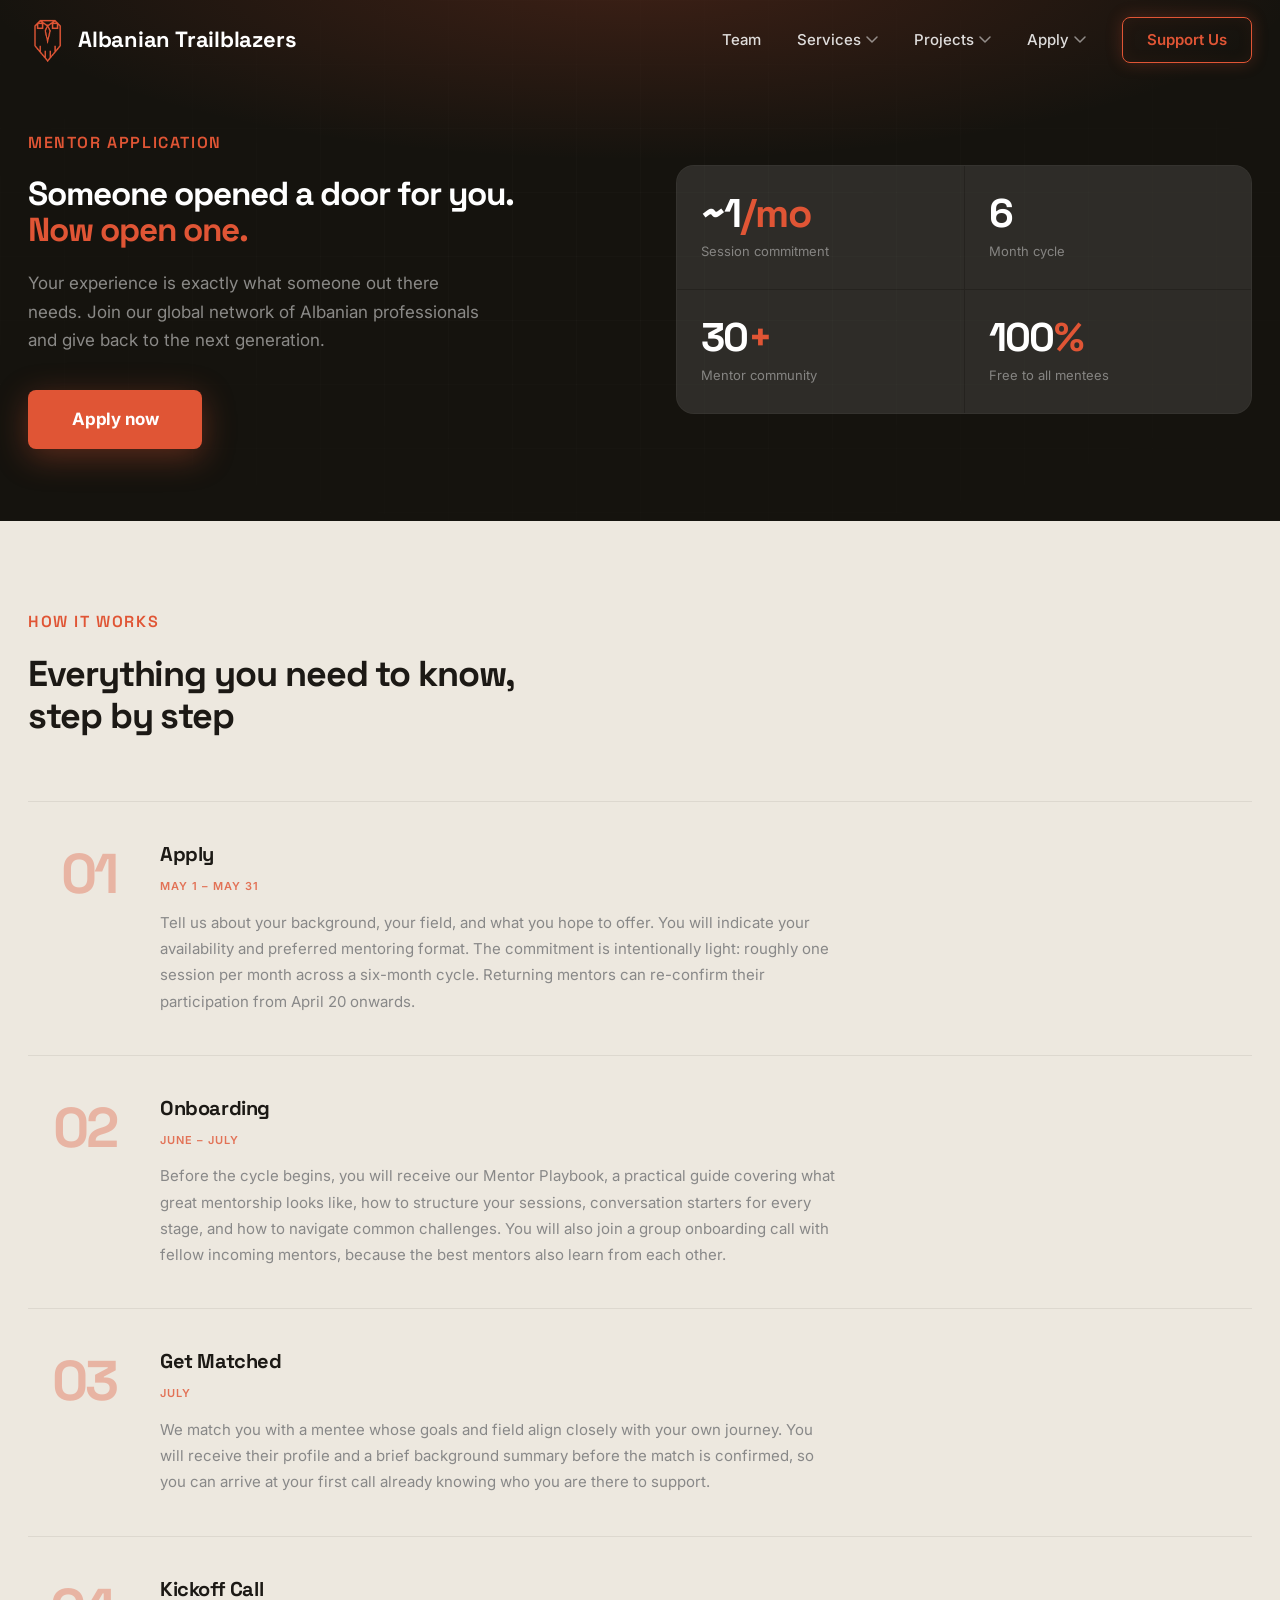
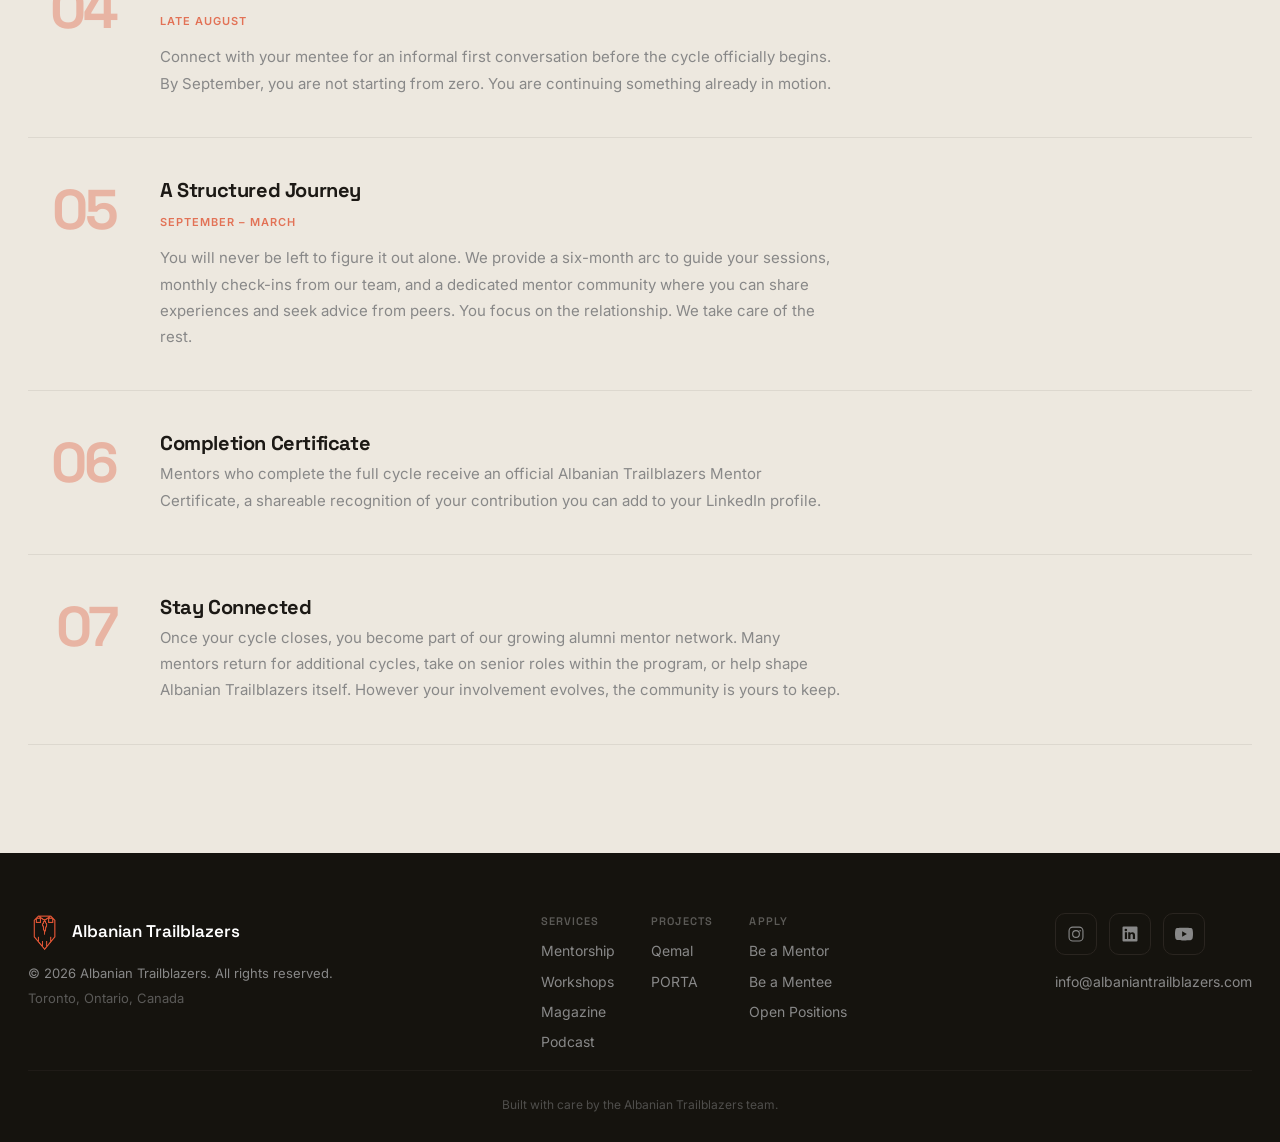
<file: apply-mentor.html>
<!DOCTYPE html>
<html lang="en">
<head>
  <meta charset="UTF-8">
  <meta name="viewport" content="width=device-width, initial-scale=1.0">
  <title>Apply to be a Mentor | Albanian Trailblazers</title>
  <meta name="description" content="Become a mentor with Albanian Trailblazers and help the next generation of Albanian students navigate their path — one conversation at a time.">

  <meta property="og:title" content="Apply to be a Mentor | Albanian Trailblazers">
  <meta property="og:description" content="Give back to the next generation of Albanian students. Mentor applications open May 1–31.">
  <meta property="og:type" content="website">
  <meta property="og:url" content="https://albaniantrailblazers.com/apply-mentor.html">
  <meta property="og:image" content="https://albaniantrailblazers.com/assets/images/logo-black.png">

  <!-- Twitter Card -->
  <meta name="twitter:card" content="summary_large_image">
  <meta name="twitter:title" content="Apply to be a Mentor | Albanian Trailblazers">
  <meta name="twitter:description" content="Give back to the next generation of Albanian students. Mentor applications open May 1–31.">
  <meta name="twitter:image" content="https://albaniantrailblazers.com/assets/images/logo-black.png">

  <!-- Favicon -->
  <link rel="icon" href="assets/icons/favicon.svg" type="image/svg+xml">
  <link rel="apple-touch-icon" href="assets/images/logo-black.png">

  <!-- Canonical & theme -->
  <link rel="canonical" href="https://albaniantrailblazers.com/apply-mentor.html">
  <meta name="theme-color" content="#15130E">

  <link rel="preconnect" href="https://fonts.googleapis.com">
  <link rel="preconnect" href="https://fonts.gstatic.com" crossorigin>
  <link href="https://fonts.googleapis.com/css2?family=Space+Grotesk:wght@400;500;600;700&family=Inter:wght@400;500;600&display=swap" rel="stylesheet">

  <link rel="stylesheet" href="css/styles.css">
  <link rel="stylesheet" href="css/apply.css">
</head>
<body>

  <!-- ========= NAVIGATION ========= -->
  <nav class="nav scrolled" id="nav">
    <div class="container nav__inner">
      <a href="index.html" class="nav__brand">
        <span class="nav__logo" role="img" aria-label="Albanian Trailblazers logo"></span>
        <span class="nav__name">Albanian Trailblazers</span>
      </a>
      <ul class="nav__links">
        <li><a href="about.html" class="nav__link">Team</a></li>
        <li class="nav__item--has-dropdown">
          <button class="nav__link nav__dropdown-toggle" aria-expanded="false">Services <svg width="12" height="8" viewBox="0 0 12 8" fill="none" aria-hidden="true"><path d="M1 1l5 5 5-5" stroke="currentColor" stroke-width="1.5" stroke-linecap="round" stroke-linejoin="round"/></svg></button>
          <ul class="nav__dropdown" role="menu">
            <li><a href="mentors.html" role="menuitem">Mentorship</a></li>
            <li><a href="workshops.html" role="menuitem">Workshops</a></li>
            <li><a href="magazine.html" role="menuitem">The Albanian Trailblazers Magazine</a></li>
            <li><a href="podcast.html" role="menuitem">The Albanian Trailblazers Podcast</a></li>
          </ul>
        </li>
        <li class="nav__item--has-dropdown">
          <button class="nav__link nav__dropdown-toggle" aria-expanded="false">Projects <svg width="12" height="8" viewBox="0 0 12 8" fill="none" aria-hidden="true"><path d="M1 1l5 5 5-5" stroke="currentColor" stroke-width="1.5" stroke-linecap="round" stroke-linejoin="round"/></svg></button>
          <ul class="nav__dropdown" role="menu">
            <li><a href="qemal.html" role="menuitem">Qemal</a></li>
            <li><a href="porta.html" role="menuitem">PORTA</a></li>
          </ul>
        </li>
        <li class="nav__item--has-dropdown">
          <button class="nav__link nav__dropdown-toggle" aria-expanded="false">Apply <svg width="12" height="8" viewBox="0 0 12 8" fill="none" aria-hidden="true"><path d="M1 1l5 5 5-5" stroke="currentColor" stroke-width="1.5" stroke-linecap="round" stroke-linejoin="round"/></svg></button>
          <ul class="nav__dropdown" role="menu">
            <li><a href="apply-mentor.html" role="menuitem">Apply to be a Mentor</a></li>
            <li><a href="apply-mentee.html" role="menuitem">Apply to be a Mentee</a></li>
            <li><a href="jobs.html" role="menuitem">Open Positions</a></li>
          </ul>
        </li>
        <li><a href="support.html" class="btn btn--ghost-red nav__support">Support Us</a></li>
      </ul>
      <button class="nav__hamburger" aria-label="Toggle menu">
        <span></span>
        <span></span>
        <span></span>
      </button>
    </div>
    <div class="nav__overlay">
      <nav class="nav__overlay-inner">
        <a href="index.html">Home</a>
        <a href="about.html">Team</a>

        <div class="nav__overlay-label">Services</div>
        <a href="mentors.html">Mentorship</a>
        <a href="workshops.html">Workshops</a>
        <a href="magazine.html">The Magazine</a>
        <a href="podcast.html">The Podcast</a>

        <div class="nav__overlay-label">Projects</div>
        <a href="qemal.html">Qemal</a>
        <a href="porta.html">PORTA</a>

        <div class="nav__overlay-label">Apply</div>
        <a href="apply-mentor.html">Apply to be a Mentor</a>
        <a href="apply-mentee.html">Apply to be a Mentee</a>
        <a href="jobs.html">Open Positions</a>

        <a href="support.html" class="nav__overlay-cta">Support Us</a>
      </nav>
    </div>
  </nav>

  <!-- ========= HERO ========= -->
  <section class="apply-hero">
    <div class="apply-hero__grid" aria-hidden="true"></div>
    <div class="container">
      <div class="apply-hero__inner">

        <div class="apply-hero__text">
          <p class="section-label">Mentor Application</p>
          <h1 class="apply-hero__title apply-hero__title--long">Someone opened a door for you.<br><span>Now open one.</span></h1>
          <p class="apply-hero__sub">Your experience is exactly what someone out there needs. Join our global network of Albanian professionals and give back to the next generation.</p>
          <a href="https://docs.google.com/forms/d/e/1FAIpQLSc4Axi1piw5VeJXuLtmMvxEjuYvRiQ552hjL84YDIvObL8zvA/viewform?usp=dialog" target="_blank" rel="noopener" class="btn btn--solid-red apply-hero__cta">Apply now</a>
        </div>

        <div class="apply-hero__facts">
          <div class="apply-hero__fact">
            <p class="apply-hero__fact-num">~1<span>/mo</span></p>
            <p class="apply-hero__fact-label">Session commitment</p>
          </div>
          <div class="apply-hero__fact">
            <p class="apply-hero__fact-num">6</p>
            <p class="apply-hero__fact-label">Month cycle</p>
          </div>
          <div class="apply-hero__fact">
            <p class="apply-hero__fact-num">30<span>+</span></p>
            <p class="apply-hero__fact-label">Mentor community</p>
          </div>
          <div class="apply-hero__fact">
            <p class="apply-hero__fact-num">100<span>%</span></p>
            <p class="apply-hero__fact-label">Free to all mentees</p>
          </div>
        </div>

      </div>
    </div>
  </section>

  <!-- ========= STEPS ========= -->
  <section class="apply-steps-section">
    <div class="container">

      <div class="apply-steps-intro">
        <p class="section-label">How it works</p>
        <h2>Everything you need to know,<br>step by step</h2>
      </div>

      <div class="apply-steps">

        <div class="apply-step">
          <span class="apply-step__num">01</span>
          <div class="apply-step__body">
            <h3 class="apply-step__title">Apply</h3>
            <span class="apply-step__date">May 1 – May 31</span>
            <p class="apply-step__desc">Tell us about your background, your field, and what you hope to offer. You will indicate your availability and preferred mentoring format. The commitment is intentionally light: roughly one session per month across a six-month cycle. Returning mentors can re-confirm their participation from April 20 onwards.</p>
          </div>
        </div>

        <div class="apply-step">
          <span class="apply-step__num">02</span>
          <div class="apply-step__body">
            <h3 class="apply-step__title">Onboarding</h3>
            <span class="apply-step__date">June – July</span>
            <p class="apply-step__desc">Before the cycle begins, you will receive our Mentor Playbook, a practical guide covering what great mentorship looks like, how to structure your sessions, conversation starters for every stage, and how to navigate common challenges. You will also join a group onboarding call with fellow incoming mentors, because the best mentors also learn from each other.</p>
          </div>
        </div>

        <div class="apply-step">
          <span class="apply-step__num">03</span>
          <div class="apply-step__body">
            <h3 class="apply-step__title">Get Matched</h3>
            <span class="apply-step__date">July</span>
            <p class="apply-step__desc">We match you with a mentee whose goals and field align closely with your own journey. You will receive their profile and a brief background summary before the match is confirmed, so you can arrive at your first call already knowing who you are there to support.</p>
          </div>
        </div>

        <div class="apply-step">
          <span class="apply-step__num">04</span>
          <div class="apply-step__body">
            <h3 class="apply-step__title">Kickoff Call</h3>
            <span class="apply-step__date">Late August</span>
            <p class="apply-step__desc">Connect with your mentee for an informal first conversation before the cycle officially begins. By September, you are not starting from zero. You are continuing something already in motion.</p>
          </div>
        </div>

        <div class="apply-step">
          <span class="apply-step__num">05</span>
          <div class="apply-step__body">
            <h3 class="apply-step__title">A Structured Journey</h3>
            <span class="apply-step__date">September – March</span>
            <p class="apply-step__desc">You will never be left to figure it out alone. We provide a six-month arc to guide your sessions, monthly check-ins from our team, and a dedicated mentor community where you can share experiences and seek advice from peers. You focus on the relationship. We take care of the rest.</p>
          </div>
        </div>

        <div class="apply-step">
          <span class="apply-step__num">06</span>
          <div class="apply-step__body">
            <h3 class="apply-step__title">Completion Certificate</h3>
            <p class="apply-step__desc">Mentors who complete the full cycle receive an official Albanian Trailblazers Mentor Certificate, a shareable recognition of your contribution you can add to your LinkedIn profile.</p>
          </div>
        </div>

        <div class="apply-step">
          <span class="apply-step__num">07</span>
          <div class="apply-step__body">
            <h3 class="apply-step__title">Stay Connected</h3>
            <p class="apply-step__desc">Once your cycle closes, you become part of our growing alumni mentor network. Many mentors return for additional cycles, take on senior roles within the program, or help shape Albanian Trailblazers itself. However your involvement evolves, the community is yours to keep.</p>
          </div>
        </div>

      </div>

    </div>
  </section>

  <!-- ========= FOOTER ========= -->
  <footer class="footer" id="footer">
    <div class="container footer__inner">
      <div class="footer__col">
        <div class="footer__brand">
          <span class="footer__logo" role="img" aria-label="Albanian Trailblazers logo"></span>
          <span class="footer__brand-name">Albanian Trailblazers</span>
        </div>
        <p class="footer__copyright">&copy; <span class="footer__year"></span> Albanian Trailblazers. All rights reserved.</p>
        <p class="footer__location">Toronto, Ontario, Canada</p>
      </div>
      <nav class="footer__nav">
        <div class="footer__nav-group">
          <span class="footer__nav-label">Services</span>
          <a href="mentors.html">Mentorship</a>
          <a href="workshops.html">Workshops</a>
          <a href="magazine.html">Magazine</a>
          <a href="podcast.html">Podcast</a>
        </div>
        <div class="footer__nav-group">
          <span class="footer__nav-label">Projects</span>
          <a href="qemal.html">Qemal</a>
          <a href="porta.html">PORTA</a>
        </div>
        <div class="footer__nav-group">
          <span class="footer__nav-label">Apply</span>
          <a href="apply-mentor.html">Be a Mentor</a>
          <a href="apply-mentee.html">Be a Mentee</a>
          <a href="jobs.html">Open Positions</a>
        </div>
      </nav>
      <div class="footer__social">
        <div class="footer__social-icons">
          <a href="https://www.instagram.com/albanian_trailblazers/" aria-label="Instagram" target="_blank" rel="noopener">
            <svg viewBox="0 0 24 24" xmlns="http://www.w3.org/2000/svg"><path d="M7.75 2h8.5A5.75 5.75 0 0 1 22 7.75v8.5A5.75 5.75 0 0 1 16.25 22h-8.5A5.75 5.75 0 0 1 2 16.25v-8.5A5.75 5.75 0 0 1 7.75 2Zm0 1.5A4.25 4.25 0 0 0 3.5 7.75v8.5A4.25 4.25 0 0 0 7.75 20.5h8.5A4.25 4.25 0 0 0 20.5 16.25v-8.5A4.25 4.25 0 0 0 16.25 3.5Zm4.25 3.25a5.25 5.25 0 1 1 0 10.5 5.25 5.25 0 0 1 0-10.5Zm0 1.5a3.75 3.75 0 1 0 0 7.5 3.75 3.75 0 0 0 0-7.5Zm5.5-1.5a1 1 0 1 1 0 2 1 1 0 0 1 0-2Z"/></svg>
          </a>
          <a href="https://www.linkedin.com/company/albanian-trailblazers/" aria-label="LinkedIn" target="_blank" rel="noopener">
            <svg viewBox="0 0 24 24" xmlns="http://www.w3.org/2000/svg"><path d="M20.47 2H3.53A1.45 1.45 0 0 0 2 3.38v17.24A1.45 1.45 0 0 0 3.53 22h16.94A1.45 1.45 0 0 0 22 20.62V3.38A1.45 1.45 0 0 0 20.47 2ZM8.09 18.74H5.13V9.72h2.96ZM6.6 8.48a1.72 1.72 0 1 1 0-3.43 1.72 1.72 0 0 1 0 3.43Zm12.14 10.26h-2.96v-4.83c0-1.21-.44-2.04-1.54-2.04a1.65 1.65 0 0 0-1.55 1.09 2 2 0 0 0-.1.73v5.05h-2.96V9.72h2.96v1.27a2.92 2.92 0 0 1 2.66-1.46c1.94 0 3.49 1.27 3.49 3.99Z"/></svg>
          </a>
          <a href="https://youtube.com/@albaniantrailblazers" aria-label="YouTube" target="_blank" rel="noopener">
            <svg viewBox="0 0 24 24" xmlns="http://www.w3.org/2000/svg"><path d="M23.5 6.19a3.02 3.02 0 0 0-2.12-2.14C19.54 3.5 12 3.5 12 3.5s-7.54 0-9.38.55A3.02 3.02 0 0 0 .5 6.19 31.6 31.6 0 0 0 0 12a31.6 31.6 0 0 0 .5 5.81 3.02 3.02 0 0 0 2.12 2.14c1.84.55 9.38.55 9.38.55s7.54 0 9.38-.55a3.02 3.02 0 0 0 2.12-2.14A31.6 31.6 0 0 0 24 12a31.6 31.6 0 0 0-.5-5.81ZM9.54 15.57V8.43L15.82 12Z"/></svg>
          </a>
        </div>
        <p class="footer__email"><a href="mailto:info@albaniantrailblazers.com">info@albaniantrailblazers.com</a></p>
      </div>
    </div>
    <div class="container">
      <p class="footer__bottom">Built with care by the Albanian Trailblazers team.</p>
    </div>
  </footer>

  <script src="js/main.js"></script>
</body>
</html>
</file>
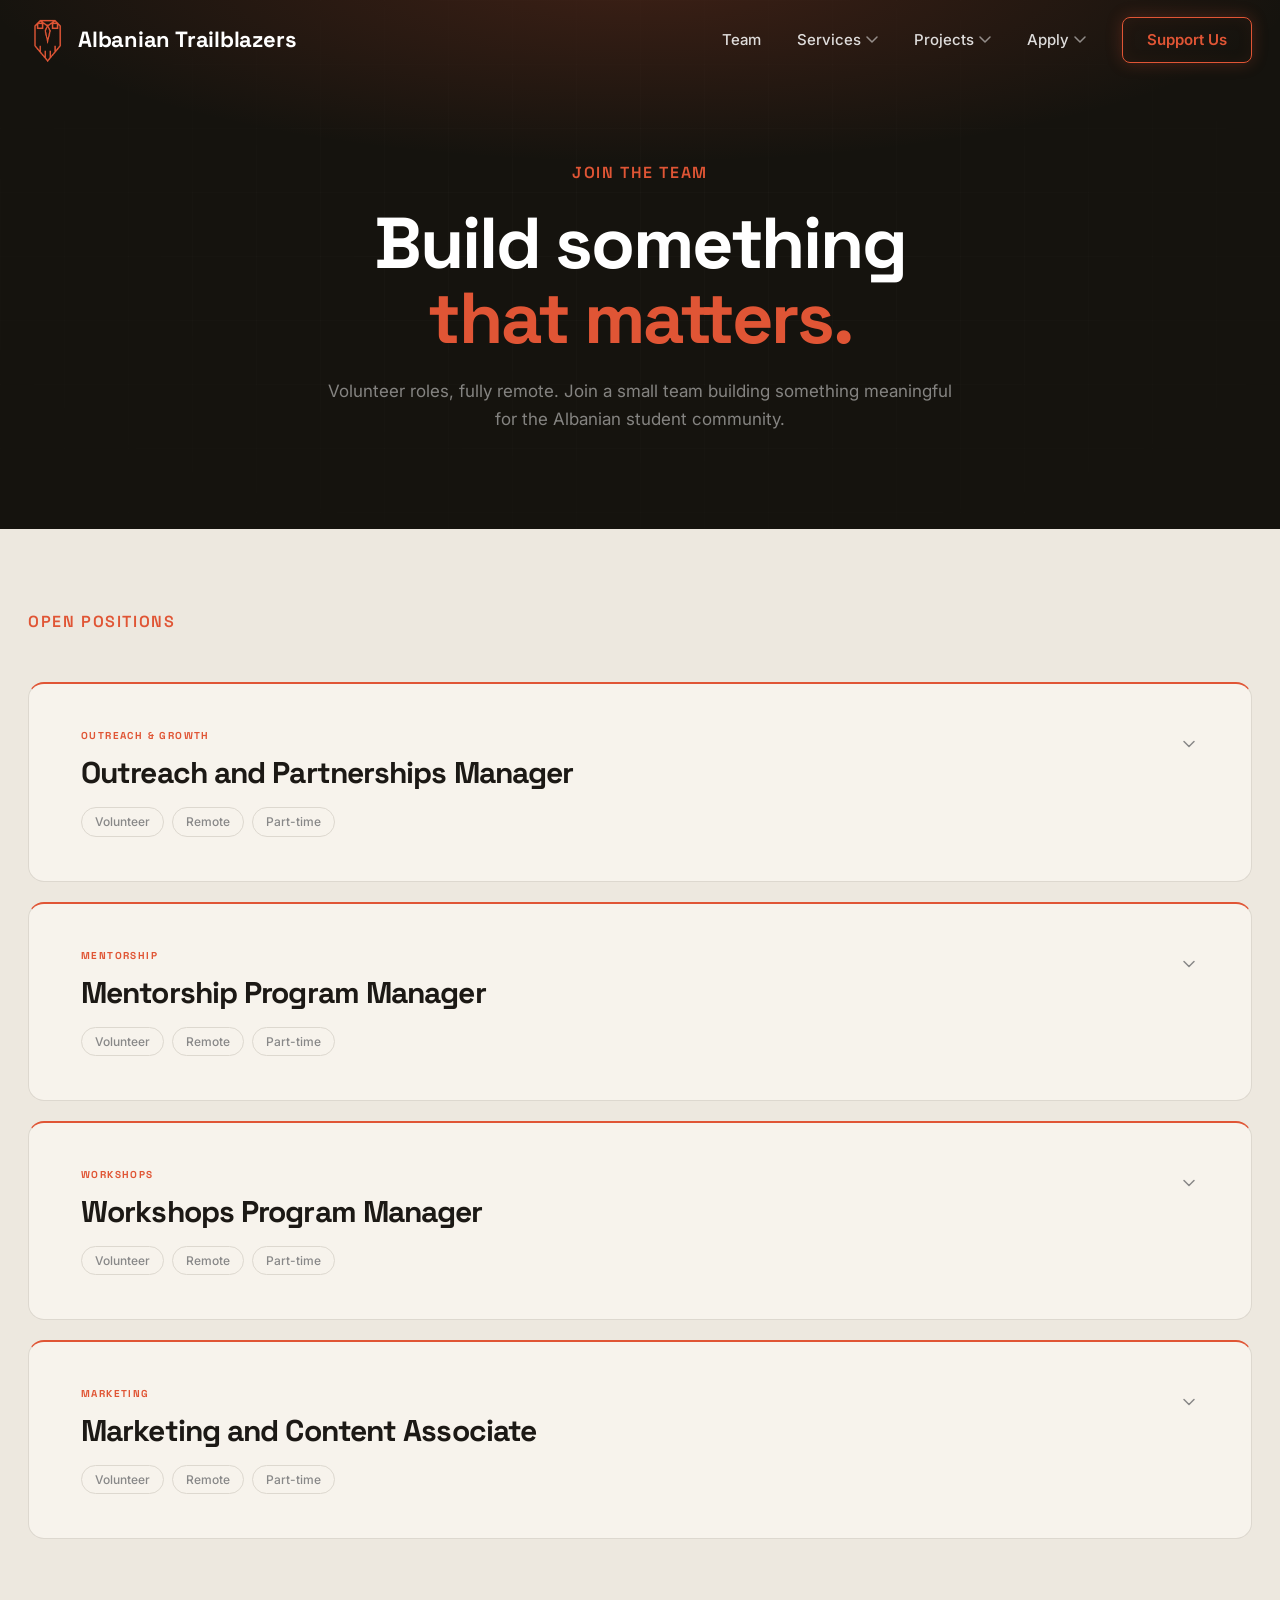
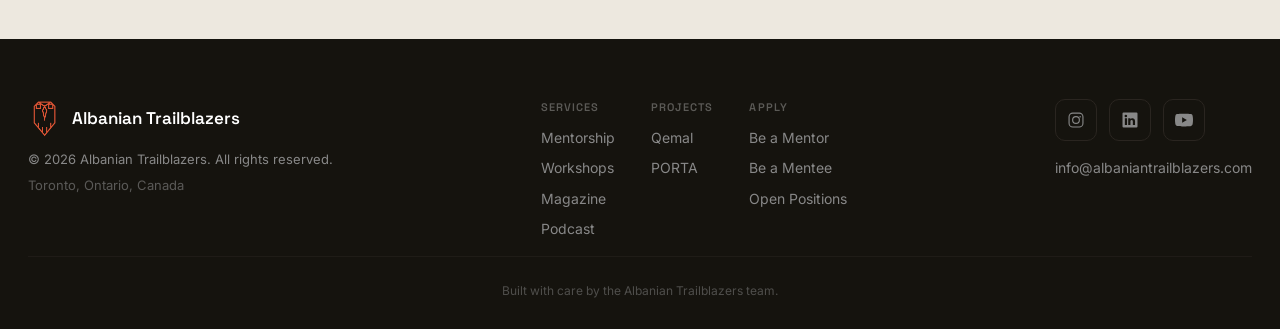
<file: jobs.html>
<!DOCTYPE html>
<html lang="en">
<head>
  <meta charset="UTF-8">
  <meta name="viewport" content="width=device-width, initial-scale=1.0">
  <title>Open Positions | Albanian Trailblazers</title>
  <meta name="description" content="Join the Albanian Trailblazers team. Volunteer, remote roles building something meaningful for the Albanian student community.">

  <meta property="og:title" content="Open Positions | Albanian Trailblazers">
  <meta property="og:description" content="Volunteer, remote roles. Big impact, no overhead.">
  <meta property="og:type" content="website">
  <meta property="og:url" content="https://albaniantrailblazers.com/jobs.html">
  <meta property="og:image" content="https://albaniantrailblazers.com/assets/images/logo-black.png">

  <!-- Twitter Card -->
  <meta name="twitter:card" content="summary_large_image">
  <meta name="twitter:title" content="Open Positions | Albanian Trailblazers">
  <meta name="twitter:description" content="Volunteer, remote roles. Big impact, no overhead.">
  <meta name="twitter:image" content="https://albaniantrailblazers.com/assets/images/logo-black.png">

  <!-- Favicon -->
  <link rel="icon" href="assets/icons/favicon.svg" type="image/svg+xml">
  <link rel="apple-touch-icon" href="assets/images/logo-black.png">

  <!-- Canonical & theme -->
  <link rel="canonical" href="https://albaniantrailblazers.com/jobs.html">
  <meta name="theme-color" content="#15130E">

  <link rel="preconnect" href="https://fonts.googleapis.com">
  <link rel="preconnect" href="https://fonts.gstatic.com" crossorigin>
  <link href="https://fonts.googleapis.com/css2?family=Space+Grotesk:wght@400;500;600;700&family=Inter:wght@400;500;600&display=swap" rel="stylesheet">

  <link rel="stylesheet" href="css/styles.css">
  <link rel="stylesheet" href="css/jobs.css">
</head>
<body>

  <!-- ========= NAVIGATION ========= -->
  <nav class="nav scrolled" id="nav">
    <div class="container nav__inner">
      <a href="index.html" class="nav__brand">
        <span class="nav__logo" role="img" aria-label="Albanian Trailblazers logo"></span>
        <span class="nav__name">Albanian Trailblazers</span>
      </a>
      <ul class="nav__links">
        <li><a href="about.html" class="nav__link">Team</a></li>
        <li class="nav__item--has-dropdown">
          <button class="nav__link nav__dropdown-toggle" aria-expanded="false">Services <svg width="12" height="8" viewBox="0 0 12 8" fill="none" aria-hidden="true"><path d="M1 1l5 5 5-5" stroke="currentColor" stroke-width="1.5" stroke-linecap="round" stroke-linejoin="round"/></svg></button>
          <ul class="nav__dropdown" role="menu">
            <li><a href="mentors.html" role="menuitem">Mentorship</a></li>
            <li><a href="workshops.html" role="menuitem">Workshops</a></li>
            <li><a href="magazine.html" role="menuitem">The Albanian Trailblazers Magazine</a></li>
            <li><a href="podcast.html" role="menuitem">The Albanian Trailblazers Podcast</a></li>
          </ul>
        </li>
        <li class="nav__item--has-dropdown">
          <button class="nav__link nav__dropdown-toggle" aria-expanded="false">Projects <svg width="12" height="8" viewBox="0 0 12 8" fill="none" aria-hidden="true"><path d="M1 1l5 5 5-5" stroke="currentColor" stroke-width="1.5" stroke-linecap="round" stroke-linejoin="round"/></svg></button>
          <ul class="nav__dropdown" role="menu">
            <li><a href="qemal.html" role="menuitem">Qemal</a></li>
            <li><a href="porta.html" role="menuitem">PORTA</a></li>
          </ul>
        </li>
        <li class="nav__item--has-dropdown">
          <button class="nav__link nav__dropdown-toggle" aria-expanded="false">Apply <svg width="12" height="8" viewBox="0 0 12 8" fill="none" aria-hidden="true"><path d="M1 1l5 5 5-5" stroke="currentColor" stroke-width="1.5" stroke-linecap="round" stroke-linejoin="round"/></svg></button>
          <ul class="nav__dropdown" role="menu">
            <li><a href="apply-mentor.html" role="menuitem">Apply to be a Mentor</a></li>
            <li><a href="apply-mentee.html" role="menuitem">Apply to be a Mentee</a></li>
            <li><a href="jobs.html" role="menuitem">Open Positions</a></li>
          </ul>
        </li>
        <li><a href="support.html" class="btn btn--ghost-red nav__support">Support Us</a></li>
      </ul>
      <button class="nav__hamburger" aria-label="Toggle menu">
        <span></span>
        <span></span>
        <span></span>
      </button>
    </div>
    <div class="nav__overlay">
      <nav class="nav__overlay-inner">
        <a href="index.html">Home</a>
        <a href="about.html">Team</a>

        <div class="nav__overlay-label">Services</div>
        <a href="mentors.html">Mentorship</a>
        <a href="workshops.html">Workshops</a>
        <a href="magazine.html">The Magazine</a>
        <a href="podcast.html">The Podcast</a>

        <div class="nav__overlay-label">Projects</div>
        <a href="qemal.html">Qemal</a>
        <a href="porta.html">PORTA</a>

        <div class="nav__overlay-label">Apply</div>
        <a href="apply-mentor.html">Apply to be a Mentor</a>
        <a href="apply-mentee.html">Apply to be a Mentee</a>
        <a href="jobs.html">Open Positions</a>

        <a href="support.html" class="nav__overlay-cta">Support Us</a>
      </nav>
    </div>
  </nav>

  <!-- ========= HERO ========= -->
  <section class="jobs-hero">
    <div class="jobs-hero__grid" aria-hidden="true"></div>
    <div class="container">
      <div class="jobs-hero__inner">
        <p class="section-label">Join the Team</p>
        <h1 class="jobs-hero__title">Build something<br><span>that matters.</span></h1>
        <p class="jobs-hero__sub">Volunteer roles, fully remote. Join a small team building something meaningful for the Albanian student community.</p>
      </div>
    </div>
  </section>

  <!-- ========= OPEN POSITIONS ========= -->
  <section class="jobs-section">
    <div class="container">
      <p class="section-label">Open Positions</p>

      <div class="jobs-list">

        <!-- Outreach & Growth -->
        <article class="job-card">
          <div class="job-card__header" role="button" tabindex="0" aria-expanded="false">
            <div class="job-card__header-left">
              <p class="job-card__dept">Outreach &amp; Growth</p>
              <h2 class="job-card__title">Outreach and Partnerships Manager</h2>
              <div class="job-card__tags">
                <span class="job-card__tag">Volunteer</span>
                <span class="job-card__tag">Remote</span>
                <span class="job-card__tag">Part-time</span>
              </div>
            </div>
            <span class="job-card__chevron" aria-hidden="true"><svg width="20" height="20" viewBox="0 0 20 20" fill="none"><path d="M5 7.5l5 5 5-5" stroke="currentColor" stroke-width="1.5" stroke-linecap="round" stroke-linejoin="round"/></svg></span>
          </div>
          <div class="job-card__body"><div class="job-card__body-inner">

          <hr class="job-card__sep">

          <p class="job-card__desc">Albanian Trailblazers is looking for an Outreach and Partnerships Manager to drive our external growth and cement our presence in Albanian high schools around the world. You will be the bridge between AT and the institutions, organizations, and communities that make our mission possible.</p>

          <div class="job-card__columns">
            <div>
              <p class="job-card__col-label">What You Will Do</p>
              <ul class="job-card__list">
                <li>Build and manage our Ambassador Program, recruiting and supporting student ambassadors across Albanian high schools</li>
                <li>Identify, approach, and cultivate partnerships with universities, NGOs, and professional organizations aligned with our mission</li>
                <li>Coordinate workshop collaborations with partner organizations from outreach to execution</li>
                <li>Maintain and grow AT's relationships with institutional partners over time</li>
                <li>Represent Albanian Trailblazers in external communications and partnership discussions</li>
              </ul>
            </div>
            <div>
              <p class="job-card__col-label">What We Are Looking For</p>
              <ul class="job-card__list">
                <li>Strong written and verbal communication skills in both Albanian and English</li>
                <li>Comfortable with cold outreach and relationship-building from scratch</li>
                <li>Organized, proactive, and able to manage multiple ongoing relationships simultaneously</li>
                <li>Genuine connection to the Albanian student community and AT's mission</li>
                <li>Prior experience in student organizations, NGOs, or community outreach is a plus</li>
              </ul>
            </div>
          </div>

          <div class="job-card__footer">
            <a href="https://forms.gle/EZdcySqnQDMzoqjd7" target="_blank" rel="noopener" class="job-card__apply">
              Apply Now
              <svg viewBox="0 0 16 16" fill="none" xmlns="http://www.w3.org/2000/svg" aria-hidden="true"><path d="M3 8h10M9 4l4 4-4 4" stroke="currentColor" stroke-width="1.5" stroke-linecap="round" stroke-linejoin="round"/></svg>
            </a>
          </div>

          </div></div>
        </article>

        <!-- Mentorship -->
        <article class="job-card">
          <div class="job-card__header" role="button" tabindex="0" aria-expanded="false">
            <div class="job-card__header-left">
              <p class="job-card__dept">Mentorship</p>
              <h2 class="job-card__title">Mentorship Program Manager</h2>
              <div class="job-card__tags">
                <span class="job-card__tag">Volunteer</span>
                <span class="job-card__tag">Remote</span>
                <span class="job-card__tag">Part-time</span>
              </div>
            </div>
            <span class="job-card__chevron" aria-hidden="true"><svg width="20" height="20" viewBox="0 0 20 20" fill="none"><path d="M5 7.5l5 5 5-5" stroke="currentColor" stroke-width="1.5" stroke-linecap="round" stroke-linejoin="round"/></svg></span>
          </div>
          <div class="job-card__body"><div class="job-card__body-inner">

          <hr class="job-card__sep">

          <p class="job-card__desc">The Mentorship Program Manager owns the heart of what Albanian Trailblazers does. You will be responsible for ensuring every mentor-mentee pair has the structure, support, and guidance they need to make the most of their six months together — from the first application to the final certificate.</p>

          <div class="job-card__columns">
            <div>
              <p class="job-card__col-label">What You Will Do</p>
              <ul class="job-card__list">
                <li>Manage the full mentorship cycle end to end, including applications, matching, onboarding, and cycle closure</li>
                <li>Distribute and iterate on the Mentor Playbook and supporting resources</li>
                <li>Run monthly check-ins with mentor-mentee pairs and flag disengagement early</li>
                <li>Track engagement and attrition data across the cohort and act on what you find</li>
                <li>Manage the mentee-to-mentor elevation pathway and coordinate Ambassador transitions</li>
                <li>Continuously improve the program structure based on feedback from mentors and mentees</li>
              </ul>
            </div>
            <div>
              <p class="job-card__col-label">What We Are Looking For</p>
              <ul class="job-card__list">
                <li>Highly organized with strong attention to detail and follow-through</li>
                <li>Comfortable managing people and relationships with empathy and clarity</li>
                <li>Able to spot problems before they become crises and act decisively</li>
                <li>Experience in program coordination, mentorship, or community management is a strong advantage</li>
                <li>Deep personal investment in the development of Albanian students</li>
              </ul>
            </div>
          </div>

          <div class="job-card__footer">
            <a href="https://forms.gle/ETWHYm2RbMbHeajs6" target="_blank" rel="noopener" class="job-card__apply">
              Apply Now
              <svg viewBox="0 0 16 16" fill="none" xmlns="http://www.w3.org/2000/svg" aria-hidden="true"><path d="M3 8h10M9 4l4 4-4 4" stroke="currentColor" stroke-width="1.5" stroke-linecap="round" stroke-linejoin="round"/></svg>
            </a>
          </div>

          </div></div>
        </article>

        <!-- Workshops -->
        <article class="job-card">
          <div class="job-card__header" role="button" tabindex="0" aria-expanded="false">
            <div class="job-card__header-left">
              <p class="job-card__dept">Workshops</p>
              <h2 class="job-card__title">Workshops Program Manager</h2>
              <div class="job-card__tags">
                <span class="job-card__tag">Volunteer</span>
                <span class="job-card__tag">Remote</span>
                <span class="job-card__tag">Part-time</span>
              </div>
            </div>
            <span class="job-card__chevron" aria-hidden="true"><svg width="20" height="20" viewBox="0 0 20 20" fill="none"><path d="M5 7.5l5 5 5-5" stroke="currentColor" stroke-width="1.5" stroke-linecap="round" stroke-linejoin="round"/></svg></span>
          </div>
          <div class="job-card__body"><div class="job-card__body-inner">

          <hr class="job-card__sep">

          <p class="job-card__desc">Albanian Trailblazers is looking for a Workshops Program Manager to own the full delivery of our workshop series. From university applications and scholarship research to LinkedIn strategy, financial literacy, and STEM topics: you will identify what our community needs, source the right speakers, and make sure every session runs smoothly and leaves a mark.</p>

          <div class="job-card__columns">
            <div>
              <p class="job-card__col-label">What You Will Do</p>
              <ul class="job-card__list">
                <li>Design and maintain the workshops calendar, balancing recurring topics with demand-driven sessions</li>
                <li>Source and coordinate speakers and facilitators, from within the AT network and beyond</li>
                <li>Manage logistics end to end: scheduling, promotion, platform setup, and follow-up</li>
                <li>Collect and act on participant feedback to continuously improve session quality and relevance</li>
                <li>Collaborate with the Outreach team to co-produce workshops with partner organizations</li>
                <li>Track attendance and engagement data across the workshop series</li>
              </ul>
            </div>
            <div>
              <p class="job-card__col-label">What We Are Looking For</p>
              <ul class="job-card__list">
                <li>Strong organizational skills and the ability to manage multiple events simultaneously</li>
                <li>Comfortable coordinating with speakers and external parties professionally</li>
                <li>Genuine curiosity across a wide range of topics, from academia and career development to tech and finance</li>
                <li>Proactive about spotting gaps in what our community needs and filling them</li>
                <li>Experience running events, workshops, or educational programs is a strong advantage</li>
                <li>Fluency in Albanian and English is required</li>
              </ul>
            </div>
          </div>

          <div class="job-card__footer">
            <a href="https://forms.gle/2VeQX8wNyfeo6fEe6" target="_blank" rel="noopener" class="job-card__apply">
              Apply Now
              <svg viewBox="0 0 16 16" fill="none" xmlns="http://www.w3.org/2000/svg" aria-hidden="true"><path d="M3 8h10M9 4l4 4-4 4" stroke="currentColor" stroke-width="1.5" stroke-linecap="round" stroke-linejoin="round"/></svg>
            </a>
          </div>

          </div></div>
        </article>

        <!-- Marketing -->
        <article class="job-card">
          <div class="job-card__header" role="button" tabindex="0" aria-expanded="false">
            <div class="job-card__header-left">
              <p class="job-card__dept">Marketing</p>
              <h2 class="job-card__title">Marketing and Content Associate</h2>
              <div class="job-card__tags">
                <span class="job-card__tag">Volunteer</span>
                <span class="job-card__tag">Remote</span>
                <span class="job-card__tag">Part-time</span>
              </div>
            </div>
            <span class="job-card__chevron" aria-hidden="true"><svg width="20" height="20" viewBox="0 0 20 20" fill="none"><path d="M5 7.5l5 5 5-5" stroke="currentColor" stroke-width="1.5" stroke-linecap="round" stroke-linejoin="round"/></svg></span>
          </div>
          <div class="job-card__body"><div class="job-card__body-inner">

          <hr class="job-card__sep">

          <p class="job-card__desc">Albanian Trailblazers is looking for a Marketing and Content Associate to help bring our mission to life across every platform we occupy. Working closely with our Marketing Lead, you will turn our story into content that reaches, moves, and recruits the next generation of Albanian students and mentors.</p>

          <div class="job-card__columns">
            <div>
              <p class="job-card__col-label">What You Will Do</p>
              <ul class="job-card__list">
                <li>Draft and schedule content across Instagram and LinkedIn, maintaining a consistent and engaging presence</li>
                <li>Support mentor and mentee recruitment campaigns with targeted content and copy</li>
                <li>Keep website content current and aligned with program timelines and announcements</li>
                <li>Contribute ideas for storytelling, community engagement, and brand growth</li>
                <li>Help produce recaps, highlights, and coverage of AT workshops and events</li>
              </ul>
            </div>
            <div>
              <p class="job-card__col-label">What We Are Looking For</p>
              <ul class="job-card__list">
                <li>Strong writing skills with an instinct for tone, clarity, and audience</li>
                <li>Familiar with Instagram and LinkedIn as content platforms, not just social media</li>
                <li>Creative, consistent, and able to execute without waiting to be told what to do</li>
                <li>An eye for design and visual storytelling is a significant advantage</li>
                <li>Fluency in Albanian and English is required</li>
              </ul>
            </div>
          </div>

          <div class="job-card__footer">
            <a href="https://forms.gle/WgfwEefDVsF9fJsBA" target="_blank" rel="noopener" class="job-card__apply">
              Apply Now
              <svg viewBox="0 0 16 16" fill="none" xmlns="http://www.w3.org/2000/svg" aria-hidden="true"><path d="M3 8h10M9 4l4 4-4 4" stroke="currentColor" stroke-width="1.5" stroke-linecap="round" stroke-linejoin="round"/></svg>
            </a>
          </div>

          </div></div>
        </article>

      </div>
    </div>
  </section>

  <!-- ========= FOOTER ========= -->
  <footer class="footer" id="footer">
    <div class="container footer__inner">
      <div class="footer__col">
        <div class="footer__brand">
          <span class="footer__logo" role="img" aria-label="Albanian Trailblazers logo"></span>
          <span class="footer__brand-name">Albanian Trailblazers</span>
        </div>
        <p class="footer__copyright">&copy; <span class="footer__year"></span> Albanian Trailblazers. All rights reserved.</p>
        <p class="footer__location">Toronto, Ontario, Canada</p>
      </div>
      <nav class="footer__nav">
        <div class="footer__nav-group">
          <span class="footer__nav-label">Services</span>
          <a href="mentors.html">Mentorship</a>
          <a href="workshops.html">Workshops</a>
          <a href="magazine.html">Magazine</a>
          <a href="podcast.html">Podcast</a>
        </div>
        <div class="footer__nav-group">
          <span class="footer__nav-label">Projects</span>
          <a href="qemal.html">Qemal</a>
          <a href="porta.html">PORTA</a>
        </div>
        <div class="footer__nav-group">
          <span class="footer__nav-label">Apply</span>
          <a href="apply-mentor.html">Be a Mentor</a>
          <a href="apply-mentee.html">Be a Mentee</a>
          <a href="jobs.html">Open Positions</a>
        </div>
      </nav>
      <div class="footer__social">
        <div class="footer__social-icons">
          <a href="https://www.instagram.com/albanian_trailblazers/" aria-label="Instagram" target="_blank" rel="noopener">
            <svg viewBox="0 0 24 24" xmlns="http://www.w3.org/2000/svg"><path d="M7.75 2h8.5A5.75 5.75 0 0 1 22 7.75v8.5A5.75 5.75 0 0 1 16.25 22h-8.5A5.75 5.75 0 0 1 2 16.25v-8.5A5.75 5.75 0 0 1 7.75 2Zm0 1.5A4.25 4.25 0 0 0 3.5 7.75v8.5A4.25 4.25 0 0 0 7.75 20.5h8.5A4.25 4.25 0 0 0 20.5 16.25v-8.5A4.25 4.25 0 0 0 16.25 3.5Zm4.25 3.25a5.25 5.25 0 1 1 0 10.5 5.25 5.25 0 0 1 0-10.5Zm0 1.5a3.75 3.75 0 1 0 0 7.5 3.75 3.75 0 0 0 0-7.5Zm5.5-1.5a1 1 0 1 1 0 2 1 1 0 0 1 0-2Z"/></svg>
          </a>
          <a href="https://www.linkedin.com/company/albanian-trailblazers/" aria-label="LinkedIn" target="_blank" rel="noopener">
            <svg viewBox="0 0 24 24" xmlns="http://www.w3.org/2000/svg"><path d="M20.47 2H3.53A1.45 1.45 0 0 0 2 3.38v17.24A1.45 1.45 0 0 0 3.53 22h16.94A1.45 1.45 0 0 0 22 20.62V3.38A1.45 1.45 0 0 0 20.47 2ZM8.09 18.74H5.13V9.72h2.96ZM6.6 8.48a1.72 1.72 0 1 1 0-3.43 1.72 1.72 0 0 1 0 3.43Zm12.14 10.26h-2.96v-4.83c0-1.21-.44-2.04-1.54-2.04a1.65 1.65 0 0 0-1.55 1.09 2 2 0 0 0-.1.73v5.05h-2.96V9.72h2.96v1.27a2.92 2.92 0 0 1 2.66-1.46c1.94 0 3.49 1.27 3.49 3.99Z"/></svg>
          </a>
          <a href="https://youtube.com/@albaniantrailblazers" aria-label="YouTube" target="_blank" rel="noopener">
            <svg viewBox="0 0 24 24" xmlns="http://www.w3.org/2000/svg"><path d="M23.5 6.19a3.02 3.02 0 0 0-2.12-2.14C19.54 3.5 12 3.5 12 3.5s-7.54 0-9.38.55A3.02 3.02 0 0 0 .5 6.19 31.6 31.6 0 0 0 0 12a31.6 31.6 0 0 0 .5 5.81 3.02 3.02 0 0 0 2.12 2.14c1.84.55 9.38.55 9.38.55s7.54 0 9.38-.55a3.02 3.02 0 0 0 2.12-2.14A31.6 31.6 0 0 0 24 12a31.6 31.6 0 0 0-.5-5.81ZM9.54 15.57V8.43L15.82 12Z"/></svg>
          </a>
        </div>
        <p class="footer__email"><a href="mailto:info@albaniantrailblazers.com">info@albaniantrailblazers.com</a></p>
      </div>
    </div>
    <div class="container">
      <p class="footer__bottom">Built with care by the Albanian Trailblazers team.</p>
    </div>
  </footer>

  <dialog class="app-dialog" id="notLiveDialog">
    <div class="app-dialog__inner">
      <h2 class="app-dialog__title">This application is not open yet.</h2>
      <p class="app-dialog__text">Please check back later.</p>
      <button class="btn btn--solid-red app-dialog__close">Got it</button>
    </div>
  </dialog>

  <script src="js/main.js"></script>
  <script src="js/jobs.js"></script>
</body>
</html>
</file>
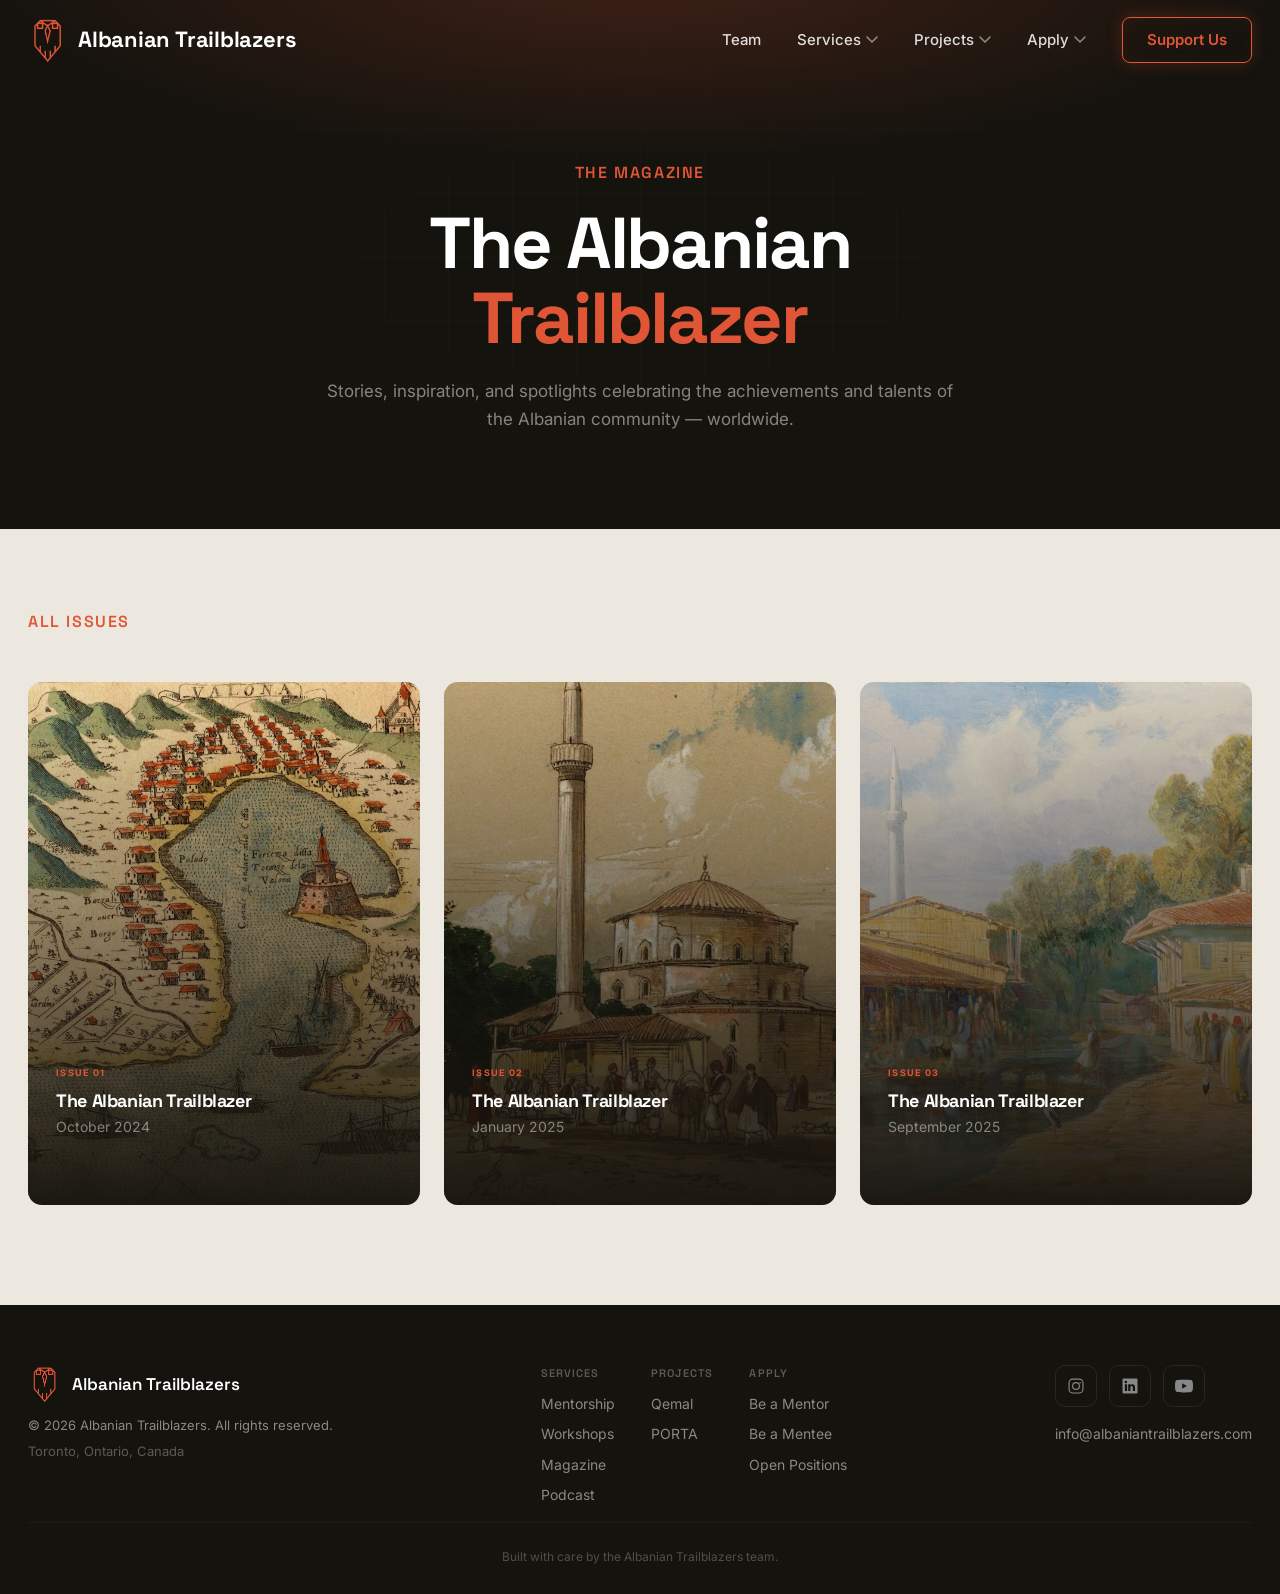
<file: magazine.html>
<!DOCTYPE html>
<html lang="en">
<head>
  <meta charset="UTF-8">
  <meta name="viewport" content="width=device-width, initial-scale=1.0">
  <title>The Albanian Trailblazer | Albanian Trailblazers</title>
  <meta name="description" content="The Albanian Trailblazer — a publication celebrating the achievements and talents within the Albanian community. Read all issues.">

  <meta property="og:title" content="The Albanian Trailblazer Magazine">
  <meta property="og:description" content="Stories, inspiration, and spotlights from the Albanian community.">
  <meta property="og:type" content="website">
  <meta property="og:url" content="https://albaniantrailblazers.com/magazine.html">
  <meta property="og:image" content="https://albaniantrailblazers.com/assets/images/logo-black.png">

  <!-- Twitter Card -->
  <meta name="twitter:card" content="summary_large_image">
  <meta name="twitter:title" content="The Albanian Trailblazer Magazine">
  <meta name="twitter:description" content="Stories, inspiration, and spotlights from the Albanian community.">
  <meta name="twitter:image" content="https://albaniantrailblazers.com/assets/images/logo-black.png">

  <!-- Favicon -->
  <link rel="icon" href="assets/icons/favicon.svg" type="image/svg+xml">
  <link rel="apple-touch-icon" href="assets/images/logo-black.png">

  <!-- Canonical & theme -->
  <link rel="canonical" href="https://albaniantrailblazers.com/magazine.html">
  <meta name="theme-color" content="#15130E">

  <link rel="preconnect" href="https://fonts.googleapis.com">
  <link rel="preconnect" href="https://fonts.gstatic.com" crossorigin>
  <link href="https://fonts.googleapis.com/css2?family=Space+Grotesk:wght@400;500;600;700&family=Inter:wght@400;500;600&display=swap" rel="stylesheet">

  <link rel="stylesheet" href="css/styles.css">
  <link rel="stylesheet" href="css/magazine.css">
</head>
<body>

  <!-- ========= NAVIGATION ========= -->
  <nav class="nav scrolled" id="nav">
    <div class="container nav__inner">
      <a href="index.html" class="nav__brand">
        <span class="nav__logo" role="img" aria-label="Albanian Trailblazers logo"></span>
        <span class="nav__name">Albanian Trailblazers</span>
      </a>
      <ul class="nav__links">
        <li><a href="about.html" class="nav__link">Team</a></li>
        <li class="nav__item--has-dropdown">
          <button class="nav__link nav__dropdown-toggle" aria-expanded="false">Services <svg width="12" height="8" viewBox="0 0 12 8" fill="none" aria-hidden="true"><path d="M1 1l5 5 5-5" stroke="currentColor" stroke-width="1.5" stroke-linecap="round" stroke-linejoin="round"/></svg></button>
          <ul class="nav__dropdown" role="menu">
            <li><a href="mentors.html" role="menuitem">Mentorship</a></li>
            <li><a href="workshops.html" role="menuitem">Workshops</a></li>
            <li><a href="magazine.html" role="menuitem">The Albanian Trailblazers Magazine</a></li>
            <li><a href="podcast.html" role="menuitem">The Albanian Trailblazers Podcast</a></li>
          </ul>
        </li>
        <li class="nav__item--has-dropdown">
          <button class="nav__link nav__dropdown-toggle" aria-expanded="false">Projects <svg width="12" height="8" viewBox="0 0 12 8" fill="none" aria-hidden="true"><path d="M1 1l5 5 5-5" stroke="currentColor" stroke-width="1.5" stroke-linecap="round" stroke-linejoin="round"/></svg></button>
          <ul class="nav__dropdown" role="menu">
            <li><a href="qemal.html" role="menuitem">Qemal</a></li>
            <li><a href="porta.html" role="menuitem">PORTA</a></li>
          </ul>
        </li>
        <li class="nav__item--has-dropdown">
          <button class="nav__link nav__dropdown-toggle" aria-expanded="false">Apply <svg width="12" height="8" viewBox="0 0 12 8" fill="none" aria-hidden="true"><path d="M1 1l5 5 5-5" stroke="currentColor" stroke-width="1.5" stroke-linecap="round" stroke-linejoin="round"/></svg></button>
          <ul class="nav__dropdown" role="menu">
            <li><a href="apply-mentor.html" role="menuitem">Apply to be a Mentor</a></li>
            <li><a href="apply-mentee.html" role="menuitem">Apply to be a Mentee</a></li>
            <li><a href="jobs.html" role="menuitem">Open Positions</a></li>
          </ul>
        </li>
        <li><a href="support.html" class="btn btn--ghost-red nav__support">Support Us</a></li>
      </ul>
      <button class="nav__hamburger" aria-label="Toggle menu">
        <span></span>
        <span></span>
        <span></span>
      </button>
    </div>
    <div class="nav__overlay">
      <nav class="nav__overlay-inner">
        <a href="index.html">Home</a>
        <a href="about.html">Team</a>

        <div class="nav__overlay-label">Services</div>
        <a href="mentors.html">Mentorship</a>
        <a href="workshops.html">Workshops</a>
        <a href="magazine.html">The Magazine</a>
        <a href="podcast.html">The Podcast</a>

        <div class="nav__overlay-label">Projects</div>
        <a href="qemal.html">Qemal</a>
        <a href="porta.html">PORTA</a>

        <div class="nav__overlay-label">Apply</div>
        <a href="apply-mentor.html">Apply to be a Mentor</a>
        <a href="apply-mentee.html">Apply to be a Mentee</a>
        <a href="jobs.html">Open Positions</a>

        <a href="support.html" class="nav__overlay-cta">Support Us</a>
      </nav>
    </div>
  </nav>

  <!-- ========= HERO ========= -->
  <section class="magazine-hero">
    <div class="magazine-hero__grid" aria-hidden="true"></div>
    <div class="container">
      <div class="magazine-hero__inner">
        <p class="section-label">The Magazine</p>
        <h1 class="magazine-hero__title">The Albanian<br><span>Trailblazer</span></h1>
        <p class="magazine-hero__sub">Stories, inspiration, and spotlights celebrating the achievements and talents of the Albanian community — worldwide.</p>
      </div>
    </div>
  </section>

  <!-- ========= ISSUES ========= -->
  <section class="magazine-issues">
    <div class="container">
      <p class="section-label">All Issues</p>
      <div class="magazine-issues__grid">

        <a href="assets/the-albanian-trailblazer/the-albanian-trailblazer-october-2024.pdf"
           class="magazine-issue" target="_blank" rel="noopener">
          <img class="magazine-issue__img" src="assets/the-albanian-trailblazer/cover/magazine-cover-october-2024.webp" alt="Issue 01 — October 2024">
          <div class="magazine-issue__overlay">
            <span class="magazine-issue__num">Issue 01</span>
            <h3 class="magazine-issue__name">The Albanian Trailblazer</h3>
            <p class="magazine-issue__date">October 2024</p>
            <span class="magazine-issue__cta">
              Read Issue
              <svg width="14" height="14" viewBox="0 0 16 16" fill="none" aria-hidden="true"><path d="M3 8h10M9 4l4 4-4 4" stroke="currentColor" stroke-width="1.5" stroke-linecap="round" stroke-linejoin="round"/></svg>
            </span>
          </div>
        </a>

        <a href="assets/the-albanian-trailblazer/the-albanian-trailblazer-january-2025.pdf"
           class="magazine-issue" target="_blank" rel="noopener">
          <img class="magazine-issue__img" src="assets/the-albanian-trailblazer/cover/magazine-cover-january-2025.webp" alt="Issue 02 — January 2025">
          <div class="magazine-issue__overlay">
            <span class="magazine-issue__num">Issue 02</span>
            <h3 class="magazine-issue__name">The Albanian Trailblazer</h3>
            <p class="magazine-issue__date">January 2025</p>
            <span class="magazine-issue__cta">
              Read Issue
              <svg width="14" height="14" viewBox="0 0 16 16" fill="none" aria-hidden="true"><path d="M3 8h10M9 4l4 4-4 4" stroke="currentColor" stroke-width="1.5" stroke-linecap="round" stroke-linejoin="round"/></svg>
            </span>
          </div>
        </a>

        <a href="assets/the-albanian-trailblazer/the-albanian-trailblazer-september-2025.pdf"
           class="magazine-issue" target="_blank" rel="noopener">
          <img class="magazine-issue__img" src="assets/the-albanian-trailblazer/cover/magazine-cover-september-2025.webp" alt="Issue 03 — September 2025">
          <div class="magazine-issue__overlay">
            <span class="magazine-issue__num">Issue 03</span>
            <h3 class="magazine-issue__name">The Albanian Trailblazer</h3>
            <p class="magazine-issue__date">September 2025</p>
            <span class="magazine-issue__cta">
              Read Issue
              <svg width="14" height="14" viewBox="0 0 16 16" fill="none" aria-hidden="true"><path d="M3 8h10M9 4l4 4-4 4" stroke="currentColor" stroke-width="1.5" stroke-linecap="round" stroke-linejoin="round"/></svg>
            </span>
          </div>
        </a>

      </div>
    </div>
  </section>

  <!-- ========= FOOTER ========= -->
  <footer class="footer" id="footer">
    <div class="container footer__inner">
      <div class="footer__col">
        <div class="footer__brand">
          <span class="footer__logo" role="img" aria-label="Albanian Trailblazers logo"></span>
          <span class="footer__brand-name">Albanian Trailblazers</span>
        </div>
        <p class="footer__copyright">&copy; <span class="footer__year"></span> Albanian Trailblazers. All rights reserved.</p>
        <p class="footer__location">Toronto, Ontario, Canada</p>
      </div>
      <nav class="footer__nav">
        <div class="footer__nav-group">
          <span class="footer__nav-label">Services</span>
          <a href="mentors.html">Mentorship</a>
          <a href="workshops.html">Workshops</a>
          <a href="magazine.html">Magazine</a>
          <a href="podcast.html">Podcast</a>
        </div>
        <div class="footer__nav-group">
          <span class="footer__nav-label">Projects</span>
          <a href="qemal.html">Qemal</a>
          <a href="porta.html">PORTA</a>
        </div>
        <div class="footer__nav-group">
          <span class="footer__nav-label">Apply</span>
          <a href="apply-mentor.html">Be a Mentor</a>
          <a href="apply-mentee.html">Be a Mentee</a>
          <a href="jobs.html">Open Positions</a>
        </div>
      </nav>
      <div class="footer__social">
        <div class="footer__social-icons">
          <a href="https://www.instagram.com/albanian_trailblazers/" aria-label="Instagram" target="_blank" rel="noopener">
            <svg viewBox="0 0 24 24" xmlns="http://www.w3.org/2000/svg"><path d="M7.75 2h8.5A5.75 5.75 0 0 1 22 7.75v8.5A5.75 5.75 0 0 1 16.25 22h-8.5A5.75 5.75 0 0 1 2 16.25v-8.5A5.75 5.75 0 0 1 7.75 2Zm0 1.5A4.25 4.25 0 0 0 3.5 7.75v8.5A4.25 4.25 0 0 0 7.75 20.5h8.5A4.25 4.25 0 0 0 20.5 16.25v-8.5A4.25 4.25 0 0 0 16.25 3.5Zm4.25 3.25a5.25 5.25 0 1 1 0 10.5 5.25 5.25 0 0 1 0-10.5Zm0 1.5a3.75 3.75 0 1 0 0 7.5 3.75 3.75 0 0 0 0-7.5Zm5.5-1.5a1 1 0 1 1 0 2 1 1 0 0 1 0-2Z"/></svg>
          </a>
          <a href="https://www.linkedin.com/company/albanian-trailblazers/" aria-label="LinkedIn" target="_blank" rel="noopener">
            <svg viewBox="0 0 24 24" xmlns="http://www.w3.org/2000/svg"><path d="M20.47 2H3.53A1.45 1.45 0 0 0 2 3.38v17.24A1.45 1.45 0 0 0 3.53 22h16.94A1.45 1.45 0 0 0 22 20.62V3.38A1.45 1.45 0 0 0 20.47 2ZM8.09 18.74H5.13V9.72h2.96ZM6.6 8.48a1.72 1.72 0 1 1 0-3.43 1.72 1.72 0 0 1 0 3.43Zm12.14 10.26h-2.96v-4.83c0-1.21-.44-2.04-1.54-2.04a1.65 1.65 0 0 0-1.55 1.09 2 2 0 0 0-.1.73v5.05h-2.96V9.72h2.96v1.27a2.92 2.92 0 0 1 2.66-1.46c1.94 0 3.49 1.27 3.49 3.99Z"/></svg>
          </a>
          <a href="https://youtube.com/@albaniantrailblazers" aria-label="YouTube" target="_blank" rel="noopener">
            <svg viewBox="0 0 24 24" xmlns="http://www.w3.org/2000/svg"><path d="M23.5 6.19a3.02 3.02 0 0 0-2.12-2.14C19.54 3.5 12 3.5 12 3.5s-7.54 0-9.38.55A3.02 3.02 0 0 0 .5 6.19 31.6 31.6 0 0 0 0 12a31.6 31.6 0 0 0 .5 5.81 3.02 3.02 0 0 0 2.12 2.14c1.84.55 9.38.55 9.38.55s7.54 0 9.38-.55a3.02 3.02 0 0 0 2.12-2.14A31.6 31.6 0 0 0 24 12a31.6 31.6 0 0 0-.5-5.81ZM9.54 15.57V8.43L15.82 12Z"/></svg>
          </a>
        </div>
        <p class="footer__email"><a href="mailto:info@albaniantrailblazers.com">info@albaniantrailblazers.com</a></p>
      </div>
    </div>
    <div class="container">
      <p class="footer__bottom">Built with care by the Albanian Trailblazers team.</p>
    </div>
  </footer>

  <script src="js/main.js"></script>
</body>
</html>
</file>
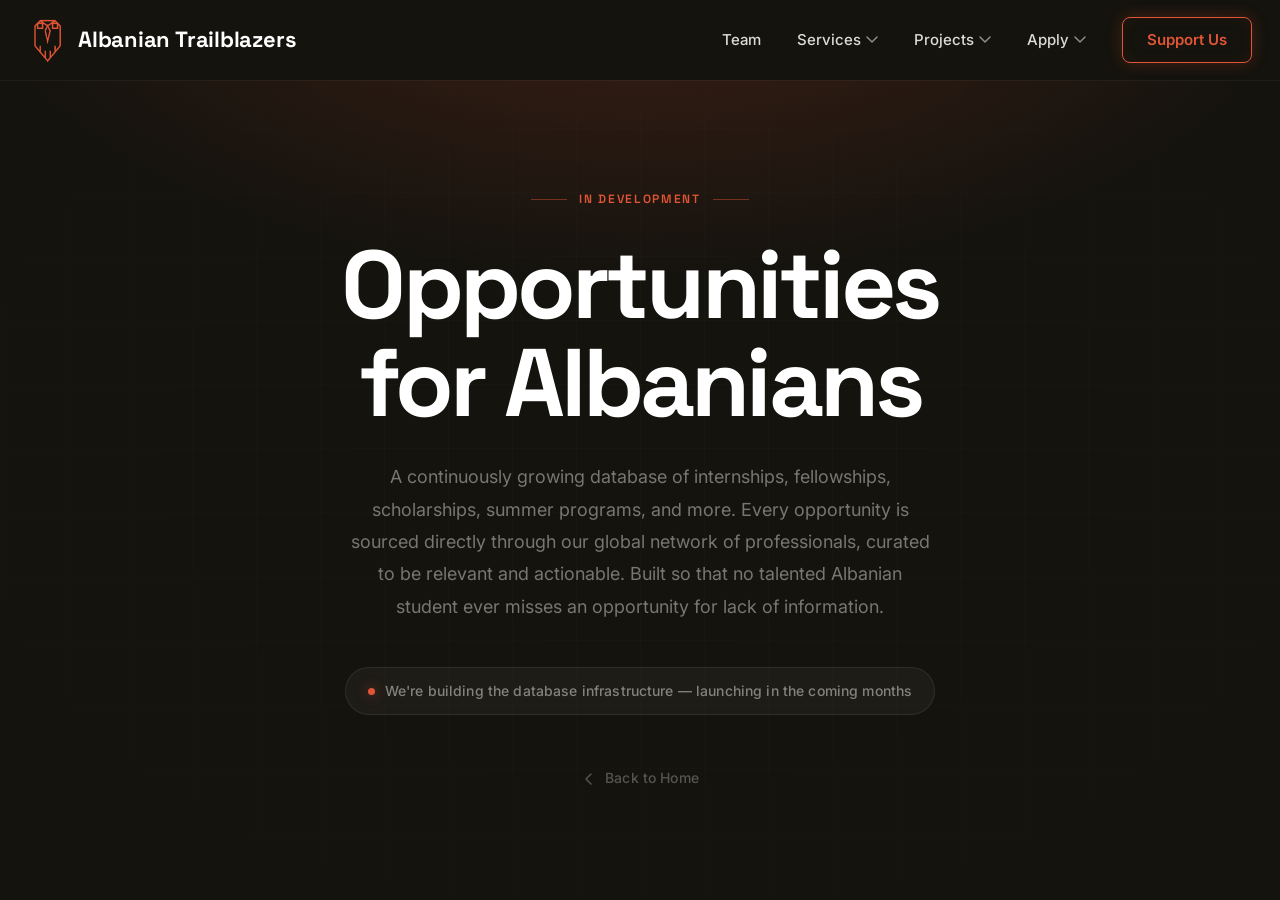
<file: opportunities.html>
<!DOCTYPE html>
<html lang="en">
<head>
  <meta charset="UTF-8">
  <meta name="viewport" content="width=device-width, initial-scale=1.0">
  <title>Opportunities for Albanians | Albanian Trailblazers</title>
  <meta name="description" content="A curated database of internships, fellowships, scholarships, and more — sourced through the Albanian Trailblazers network. Coming soon.">

  <meta property="og:title" content="Opportunities for Albanians | Albanian Trailblazers">
  <meta property="og:description" content="A curated database of internships, fellowships, scholarships, and more. Coming soon.">
  <meta property="og:type" content="website">
  <meta property="og:url" content="https://albaniantrailblazers.com/opportunities.html">
  <meta property="og:image" content="https://albaniantrailblazers.com/assets/images/logo-black.png">

  <!-- Twitter Card -->
  <meta name="twitter:card" content="summary_large_image">
  <meta name="twitter:title" content="Opportunities for Albanians | Albanian Trailblazers">
  <meta name="twitter:description" content="A curated database of internships, fellowships, scholarships, and more. Coming soon.">
  <meta name="twitter:image" content="https://albaniantrailblazers.com/assets/images/logo-black.png">

  <!-- Favicon -->
  <link rel="icon" href="assets/icons/favicon.svg" type="image/svg+xml">
  <link rel="apple-touch-icon" href="assets/images/logo-black.png">

  <!-- Canonical & theme -->
  <link rel="canonical" href="https://albaniantrailblazers.com/opportunities.html">
  <meta name="theme-color" content="#15130E">

  <link rel="preconnect" href="https://fonts.googleapis.com">
  <link rel="preconnect" href="https://fonts.gstatic.com" crossorigin>
  <link href="https://fonts.googleapis.com/css2?family=Space+Grotesk:wght@400;500;600;700&family=Inter:wght@400;500;600&display=swap" rel="stylesheet">

  <link rel="stylesheet" href="css/styles.css">
  <link rel="stylesheet" href="css/coming-soon.css">
</head>
<body class="page--dark">

  <!-- ========= NAVIGATION ========= -->
  <nav class="nav scrolled" id="nav">
    <div class="container nav__inner">
      <a href="index.html" class="nav__brand">
        <span class="nav__logo" role="img" aria-label="Albanian Trailblazers logo"></span>
        <span class="nav__name">Albanian Trailblazers</span>
      </a>
      <ul class="nav__links">
        <li><a href="about.html" class="nav__link">Team</a></li>
        <li class="nav__item--has-dropdown">
          <button class="nav__link nav__dropdown-toggle" aria-expanded="false">Services <svg width="12" height="8" viewBox="0 0 12 8" fill="none" aria-hidden="true"><path d="M1 1l5 5 5-5" stroke="currentColor" stroke-width="1.5" stroke-linecap="round" stroke-linejoin="round"/></svg></button>
          <ul class="nav__dropdown" role="menu">
            <li><a href="mentors.html" role="menuitem">Mentorship</a></li>
            <li><a href="workshops.html" role="menuitem">Workshops</a></li>
            <li><a href="magazine.html" role="menuitem">The Albanian Trailblazers Magazine</a></li>
            <li><a href="podcast.html" role="menuitem">The Albanian Trailblazers Podcast</a></li>
          </ul>
        </li>
        <li class="nav__item--has-dropdown">
          <button class="nav__link nav__dropdown-toggle" aria-expanded="false">Projects <svg width="12" height="8" viewBox="0 0 12 8" fill="none" aria-hidden="true"><path d="M1 1l5 5 5-5" stroke="currentColor" stroke-width="1.5" stroke-linecap="round" stroke-linejoin="round"/></svg></button>
          <ul class="nav__dropdown" role="menu">
            <li><a href="qemal.html" role="menuitem">Qemal</a></li>
            <li><a href="porta.html" role="menuitem">PORTA</a></li>
          </ul>
        </li>
        <li class="nav__item--has-dropdown">
          <button class="nav__link nav__dropdown-toggle" aria-expanded="false">Apply <svg width="12" height="8" viewBox="0 0 12 8" fill="none" aria-hidden="true"><path d="M1 1l5 5 5-5" stroke="currentColor" stroke-width="1.5" stroke-linecap="round" stroke-linejoin="round"/></svg></button>
          <ul class="nav__dropdown" role="menu">
            <li><a href="apply-mentor.html" role="menuitem">Apply to be a Mentor</a></li>
            <li><a href="apply-mentee.html" role="menuitem">Apply to be a Mentee</a></li>
            <li><a href="jobs.html" role="menuitem">Open Positions</a></li>
          </ul>
        </li>
        <li><a href="support.html" class="btn btn--ghost-red nav__support">Support Us</a></li>
      </ul>
      <button class="nav__hamburger" aria-label="Toggle menu">
        <span></span>
        <span></span>
        <span></span>
      </button>
    </div>
    <div class="nav__overlay">
      <nav class="nav__overlay-inner">
        <a href="index.html">Home</a>
        <a href="about.html">Team</a>

        <div class="nav__overlay-label">Services</div>
        <a href="mentors.html">Mentorship</a>
        <a href="workshops.html">Workshops</a>
        <a href="magazine.html">The Magazine</a>
        <a href="podcast.html">The Podcast</a>

        <div class="nav__overlay-label">Projects</div>
        <a href="qemal.html">Qemal</a>
        <a href="porta.html">PORTA</a>

        <div class="nav__overlay-label">Apply</div>
        <a href="apply-mentor.html">Apply to be a Mentor</a>
        <a href="apply-mentee.html">Apply to be a Mentee</a>
        <a href="jobs.html">Open Positions</a>

        <a href="support.html" class="nav__overlay-cta">Support Us</a>
      </nav>
    </div>
  </nav>

  <!-- ========= HERO ========= -->
  <main class="coming-hero">
    <div class="coming-hero__grid" aria-hidden="true"></div>
    <div class="coming-hero__inner">

      <p class="coming-hero__label">In Development</p>

      <h1 class="coming-hero__title">Opportunities<br>for Albanians</h1>

      <p class="coming-hero__desc">A continuously growing database of internships, fellowships, scholarships, summer programs, and more. Every opportunity is sourced directly through our global network of professionals, curated to be relevant and actionable. Built so that no talented Albanian student ever misses an opportunity for lack of information.</p>

      <div class="coming-hero__status">
        <span class="coming-hero__dot"></span>
        We're building the database infrastructure — launching in the coming months
      </div>

      <a href="index.html" class="coming-hero__back">
        <svg width="16" height="16" viewBox="0 0 16 16" fill="none" aria-hidden="true"><path d="M10 3L5 8l5 5" stroke="currentColor" stroke-width="1.5" stroke-linecap="round" stroke-linejoin="round"/></svg>
        Back to Home
      </a>

    </div>
  </main>

  <script src="js/main.js"></script>
</body>
</html>
</file>
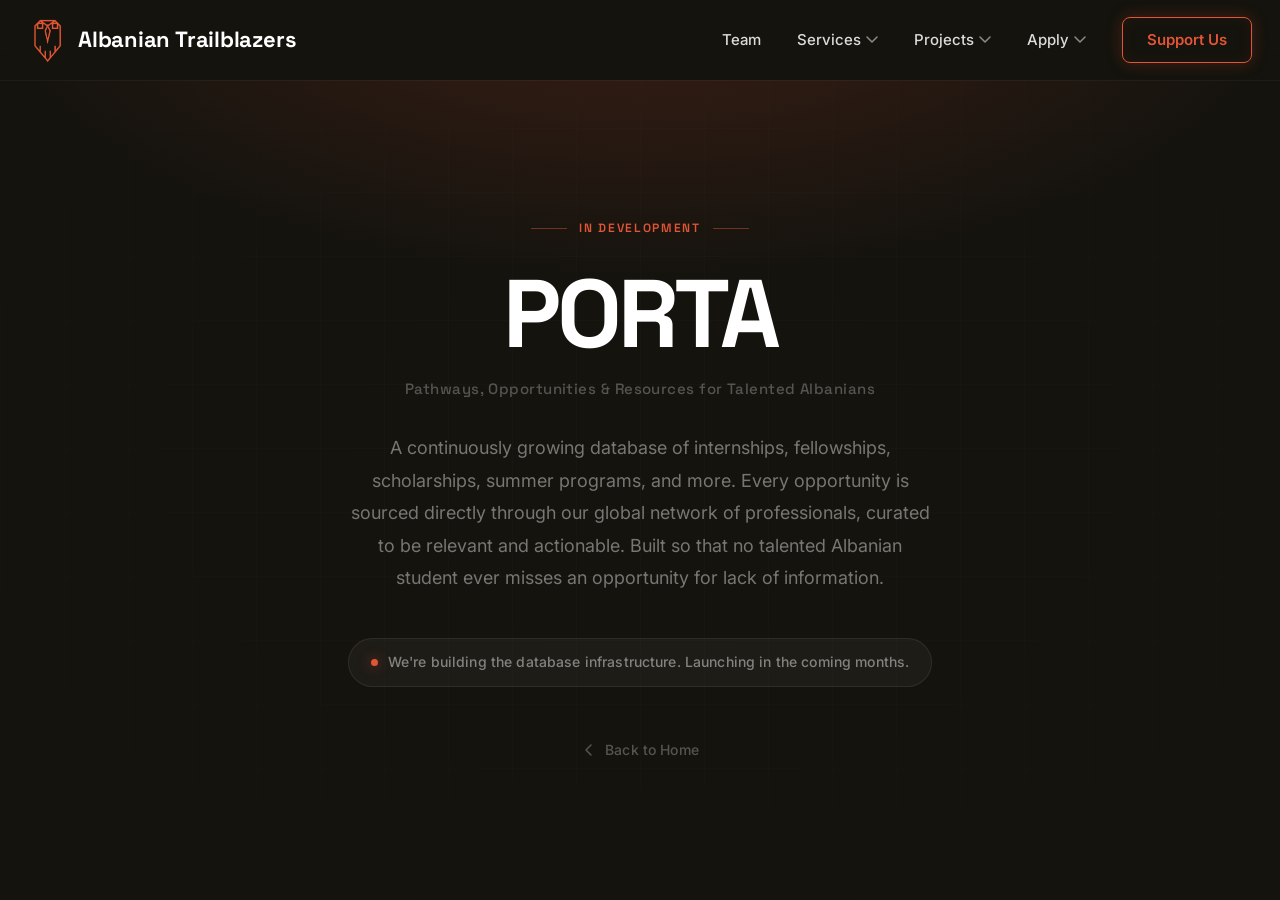
<file: porta.html>
<!DOCTYPE html>
<html lang="en">
<head>
  <meta charset="UTF-8">
  <meta name="viewport" content="width=device-width, initial-scale=1.0">
  <title>PORTA | Albanian Trailblazers</title>
  <meta name="description" content="PORTA — Pathways, Opportunities & Resources for Talented Albanians. A curated database of internships, fellowships, scholarships, and more. Coming soon.">

  <meta property="og:title" content="PORTA | Albanian Trailblazers">
  <meta property="og:description" content="Pathways, Opportunities & Resources for Talented Albanians. Coming soon.">
  <meta property="og:type" content="website">
  <meta property="og:url" content="https://albaniantrailblazers.com/porta.html">
  <meta property="og:image" content="https://albaniantrailblazers.com/assets/images/logo-black.png">

  <!-- Twitter Card -->
  <meta name="twitter:card" content="summary_large_image">
  <meta name="twitter:title" content="PORTA | Albanian Trailblazers">
  <meta name="twitter:description" content="Pathways, Opportunities &amp; Resources for Talented Albanians. Coming soon.">
  <meta name="twitter:image" content="https://albaniantrailblazers.com/assets/images/logo-black.png">

  <!-- Favicon -->
  <link rel="icon" href="assets/icons/favicon.svg" type="image/svg+xml">
  <link rel="apple-touch-icon" href="assets/images/logo-black.png">

  <!-- Canonical & theme -->
  <link rel="canonical" href="https://albaniantrailblazers.com/porta.html">
  <meta name="theme-color" content="#15130E">

  <link rel="preconnect" href="https://fonts.googleapis.com">
  <link rel="preconnect" href="https://fonts.gstatic.com" crossorigin>
  <link href="https://fonts.googleapis.com/css2?family=Space+Grotesk:wght@400;500;600;700&family=Inter:wght@400;500;600&display=swap" rel="stylesheet">

  <link rel="stylesheet" href="css/styles.css">
  <link rel="stylesheet" href="css/coming-soon.css">
</head>
<body class="page--dark">

  <!-- ========= NAVIGATION ========= -->
  <nav class="nav scrolled" id="nav">
    <div class="container nav__inner">
      <a href="index.html" class="nav__brand">
        <span class="nav__logo" role="img" aria-label="Albanian Trailblazers logo"></span>
        <span class="nav__name">Albanian Trailblazers</span>
      </a>
      <ul class="nav__links">
        <li><a href="about.html" class="nav__link">Team</a></li>
        <li class="nav__item--has-dropdown">
          <button class="nav__link nav__dropdown-toggle" aria-expanded="false">Services <svg width="12" height="8" viewBox="0 0 12 8" fill="none" aria-hidden="true"><path d="M1 1l5 5 5-5" stroke="currentColor" stroke-width="1.5" stroke-linecap="round" stroke-linejoin="round"/></svg></button>
          <ul class="nav__dropdown" role="menu">
            <li><a href="mentors.html" role="menuitem">Mentorship</a></li>
            <li><a href="workshops.html" role="menuitem">Workshops</a></li>
            <li><a href="magazine.html" role="menuitem">The Albanian Trailblazers Magazine</a></li>
            <li><a href="podcast.html" role="menuitem">The Albanian Trailblazers Podcast</a></li>
          </ul>
        </li>
        <li class="nav__item--has-dropdown">
          <button class="nav__link nav__dropdown-toggle" aria-expanded="false">Projects <svg width="12" height="8" viewBox="0 0 12 8" fill="none" aria-hidden="true"><path d="M1 1l5 5 5-5" stroke="currentColor" stroke-width="1.5" stroke-linecap="round" stroke-linejoin="round"/></svg></button>
          <ul class="nav__dropdown" role="menu">
            <li><a href="qemal.html" role="menuitem">Qemal</a></li>
            <li><a href="porta.html" role="menuitem">PORTA</a></li>
          </ul>
        </li>
        <li class="nav__item--has-dropdown">
          <button class="nav__link nav__dropdown-toggle" aria-expanded="false">Apply <svg width="12" height="8" viewBox="0 0 12 8" fill="none" aria-hidden="true"><path d="M1 1l5 5 5-5" stroke="currentColor" stroke-width="1.5" stroke-linecap="round" stroke-linejoin="round"/></svg></button>
          <ul class="nav__dropdown" role="menu">
            <li><a href="apply-mentor.html" role="menuitem">Apply to be a Mentor</a></li>
            <li><a href="apply-mentee.html" role="menuitem">Apply to be a Mentee</a></li>
            <li><a href="jobs.html" role="menuitem">Open Positions</a></li>
          </ul>
        </li>
        <li><a href="support.html" class="btn btn--ghost-red nav__support">Support Us</a></li>
      </ul>
      <button class="nav__hamburger" aria-label="Toggle menu">
        <span></span>
        <span></span>
        <span></span>
      </button>
    </div>
    <div class="nav__overlay">
      <nav class="nav__overlay-inner">
        <a href="index.html">Home</a>
        <a href="about.html">Team</a>

        <div class="nav__overlay-label">Services</div>
        <a href="mentors.html">Mentorship</a>
        <a href="workshops.html">Workshops</a>
        <a href="magazine.html">The Magazine</a>
        <a href="podcast.html">The Podcast</a>

        <div class="nav__overlay-label">Projects</div>
        <a href="qemal.html">Qemal</a>
        <a href="porta.html">PORTA</a>

        <div class="nav__overlay-label">Apply</div>
        <a href="apply-mentor.html">Apply to be a Mentor</a>
        <a href="apply-mentee.html">Apply to be a Mentee</a>
        <a href="jobs.html">Open Positions</a>

        <a href="support.html" class="nav__overlay-cta">Support Us</a>
      </nav>
    </div>
  </nav>

  <!-- ========= HERO ========= -->
  <main class="coming-hero">
    <div class="coming-hero__grid" aria-hidden="true"></div>
    <div class="coming-hero__inner">

      <p class="coming-hero__label">In Development</p>

      <h1 class="coming-hero__title">PORTA</h1>

      <p class="coming-hero__fullname">Pathways, Opportunities &amp; Resources for Talented Albanians</p>

      <p class="coming-hero__desc">A continuously growing database of internships, fellowships, scholarships, summer programs, and more. Every opportunity is sourced directly through our global network of professionals, curated to be relevant and actionable. Built so that no talented Albanian student ever misses an opportunity for lack of information.</p>

      <div class="coming-hero__status">
        <span class="coming-hero__dot"></span>
        We're building the database infrastructure. Launching in the coming months.
      </div>

      <a href="index.html" class="coming-hero__back">
        <svg width="16" height="16" viewBox="0 0 16 16" fill="none" aria-hidden="true"><path d="M10 3L5 8l5 5" stroke="currentColor" stroke-width="1.5" stroke-linecap="round" stroke-linejoin="round"/></svg>
        Back to Home
      </a>

    </div>
  </main>

  <script src="js/main.js"></script>
</body>
</html>
</file>
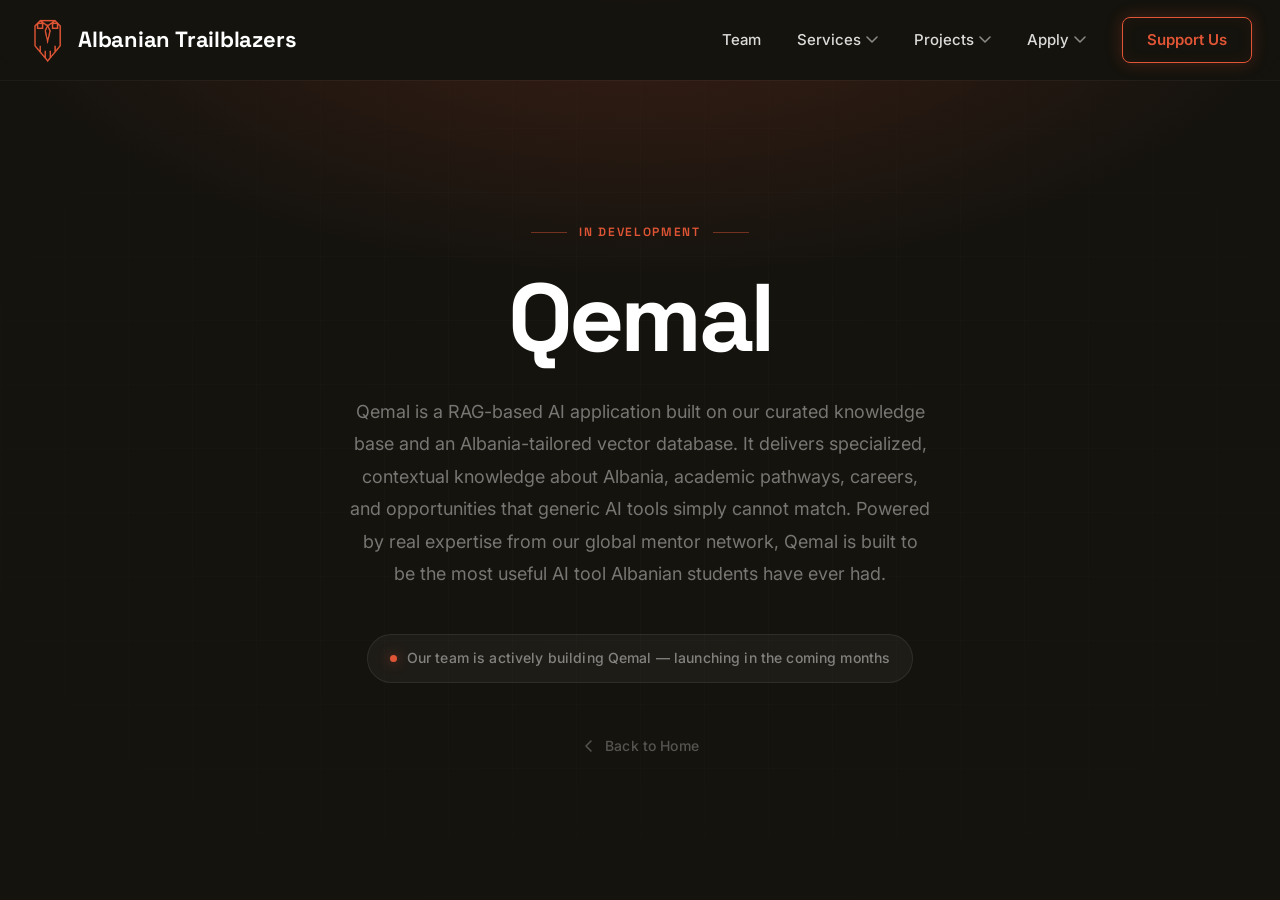
<file: qemal.html>
<!DOCTYPE html>
<html lang="en">
<head>
  <meta charset="UTF-8">
  <meta name="viewport" content="width=device-width, initial-scale=1.0">
  <title>Qemal | Albanian Trailblazers</title>
  <meta name="description" content="Qemal — Albania's first AI-powered mentorship companion, currently in development by the Albanian Trailblazers team.">

  <meta property="og:title" content="Qemal | Albanian Trailblazers">
  <meta property="og:description" content="Albania's first AI-powered mentorship companion. Coming soon.">
  <meta property="og:type" content="website">
  <meta property="og:url" content="https://albaniantrailblazers.com/qemal.html">
  <meta property="og:image" content="https://albaniantrailblazers.com/assets/images/logo-black.png">

  <!-- Twitter Card -->
  <meta name="twitter:card" content="summary_large_image">
  <meta name="twitter:title" content="Qemal | Albanian Trailblazers">
  <meta name="twitter:description" content="Albania's first AI-powered mentorship companion. Coming soon.">
  <meta name="twitter:image" content="https://albaniantrailblazers.com/assets/images/logo-black.png">

  <!-- Favicon -->
  <link rel="icon" href="assets/icons/favicon.svg" type="image/svg+xml">
  <link rel="apple-touch-icon" href="assets/images/logo-black.png">

  <!-- Canonical & theme -->
  <link rel="canonical" href="https://albaniantrailblazers.com/qemal.html">
  <meta name="theme-color" content="#15130E">

  <link rel="preconnect" href="https://fonts.googleapis.com">
  <link rel="preconnect" href="https://fonts.gstatic.com" crossorigin>
  <link href="https://fonts.googleapis.com/css2?family=Space+Grotesk:wght@400;500;600;700&family=Inter:wght@400;500;600&display=swap" rel="stylesheet">

  <link rel="stylesheet" href="css/styles.css">
  <link rel="stylesheet" href="css/coming-soon.css">
</head>
<body class="page--dark">

  <!-- ========= NAVIGATION ========= -->
  <nav class="nav scrolled" id="nav">
    <div class="container nav__inner">
      <a href="index.html" class="nav__brand">
        <span class="nav__logo" role="img" aria-label="Albanian Trailblazers logo"></span>
        <span class="nav__name">Albanian Trailblazers</span>
      </a>
      <ul class="nav__links">
        <li><a href="about.html" class="nav__link">Team</a></li>
        <li class="nav__item--has-dropdown">
          <button class="nav__link nav__dropdown-toggle" aria-expanded="false">Services <svg width="12" height="8" viewBox="0 0 12 8" fill="none" aria-hidden="true"><path d="M1 1l5 5 5-5" stroke="currentColor" stroke-width="1.5" stroke-linecap="round" stroke-linejoin="round"/></svg></button>
          <ul class="nav__dropdown" role="menu">
            <li><a href="mentors.html" role="menuitem">Mentorship</a></li>
            <li><a href="workshops.html" role="menuitem">Workshops</a></li>
            <li><a href="magazine.html" role="menuitem">The Albanian Trailblazers Magazine</a></li>
            <li><a href="podcast.html" role="menuitem">The Albanian Trailblazers Podcast</a></li>
          </ul>
        </li>
        <li class="nav__item--has-dropdown">
          <button class="nav__link nav__dropdown-toggle" aria-expanded="false">Projects <svg width="12" height="8" viewBox="0 0 12 8" fill="none" aria-hidden="true"><path d="M1 1l5 5 5-5" stroke="currentColor" stroke-width="1.5" stroke-linecap="round" stroke-linejoin="round"/></svg></button>
          <ul class="nav__dropdown" role="menu">
            <li><a href="qemal.html" role="menuitem">Qemal</a></li>
            <li><a href="porta.html" role="menuitem">PORTA</a></li>
          </ul>
        </li>
        <li class="nav__item--has-dropdown">
          <button class="nav__link nav__dropdown-toggle" aria-expanded="false">Apply <svg width="12" height="8" viewBox="0 0 12 8" fill="none" aria-hidden="true"><path d="M1 1l5 5 5-5" stroke="currentColor" stroke-width="1.5" stroke-linecap="round" stroke-linejoin="round"/></svg></button>
          <ul class="nav__dropdown" role="menu">
            <li><a href="apply-mentor.html" role="menuitem">Apply to be a Mentor</a></li>
            <li><a href="apply-mentee.html" role="menuitem">Apply to be a Mentee</a></li>
            <li><a href="jobs.html" role="menuitem">Open Positions</a></li>
          </ul>
        </li>
        <li><a href="support.html" class="btn btn--ghost-red nav__support">Support Us</a></li>
      </ul>
      <button class="nav__hamburger" aria-label="Toggle menu">
        <span></span>
        <span></span>
        <span></span>
      </button>
    </div>
    <div class="nav__overlay">
      <nav class="nav__overlay-inner">
        <a href="index.html">Home</a>
        <a href="about.html">Team</a>

        <div class="nav__overlay-label">Services</div>
        <a href="mentors.html">Mentorship</a>
        <a href="workshops.html">Workshops</a>
        <a href="magazine.html">The Magazine</a>
        <a href="podcast.html">The Podcast</a>

        <div class="nav__overlay-label">Projects</div>
        <a href="qemal.html">Qemal</a>
        <a href="porta.html">PORTA</a>

        <div class="nav__overlay-label">Apply</div>
        <a href="apply-mentor.html">Apply to be a Mentor</a>
        <a href="apply-mentee.html">Apply to be a Mentee</a>
        <a href="jobs.html">Open Positions</a>

        <a href="support.html" class="nav__overlay-cta">Support Us</a>
      </nav>
    </div>
  </nav>

  <!-- ========= HERO ========= -->
  <main class="coming-hero">
    <div class="coming-hero__grid" aria-hidden="true"></div>
    <div class="coming-hero__inner">

      <p class="coming-hero__label">In Development</p>

      <h1 class="coming-hero__title">Qemal</h1>

      <p class="coming-hero__desc">Qemal is a RAG-based AI application built on our curated knowledge base and an Albania-tailored vector database. It delivers specialized, contextual knowledge about Albania, academic pathways, careers, and opportunities that generic AI tools simply cannot match. Powered by real expertise from our global mentor network, Qemal is built to be the most useful AI tool Albanian students have ever had.</p>

      <div class="coming-hero__status">
        <span class="coming-hero__dot"></span>
        Our team is actively building Qemal — launching in the coming months
      </div>

      <a href="index.html" class="coming-hero__back">
        <svg width="16" height="16" viewBox="0 0 16 16" fill="none" aria-hidden="true"><path d="M10 3L5 8l5 5" stroke="currentColor" stroke-width="1.5" stroke-linecap="round" stroke-linejoin="round"/></svg>
        Back to Home
      </a>

    </div>
  </main>

  <script src="js/main.js"></script>
</body>
</html>
</file>
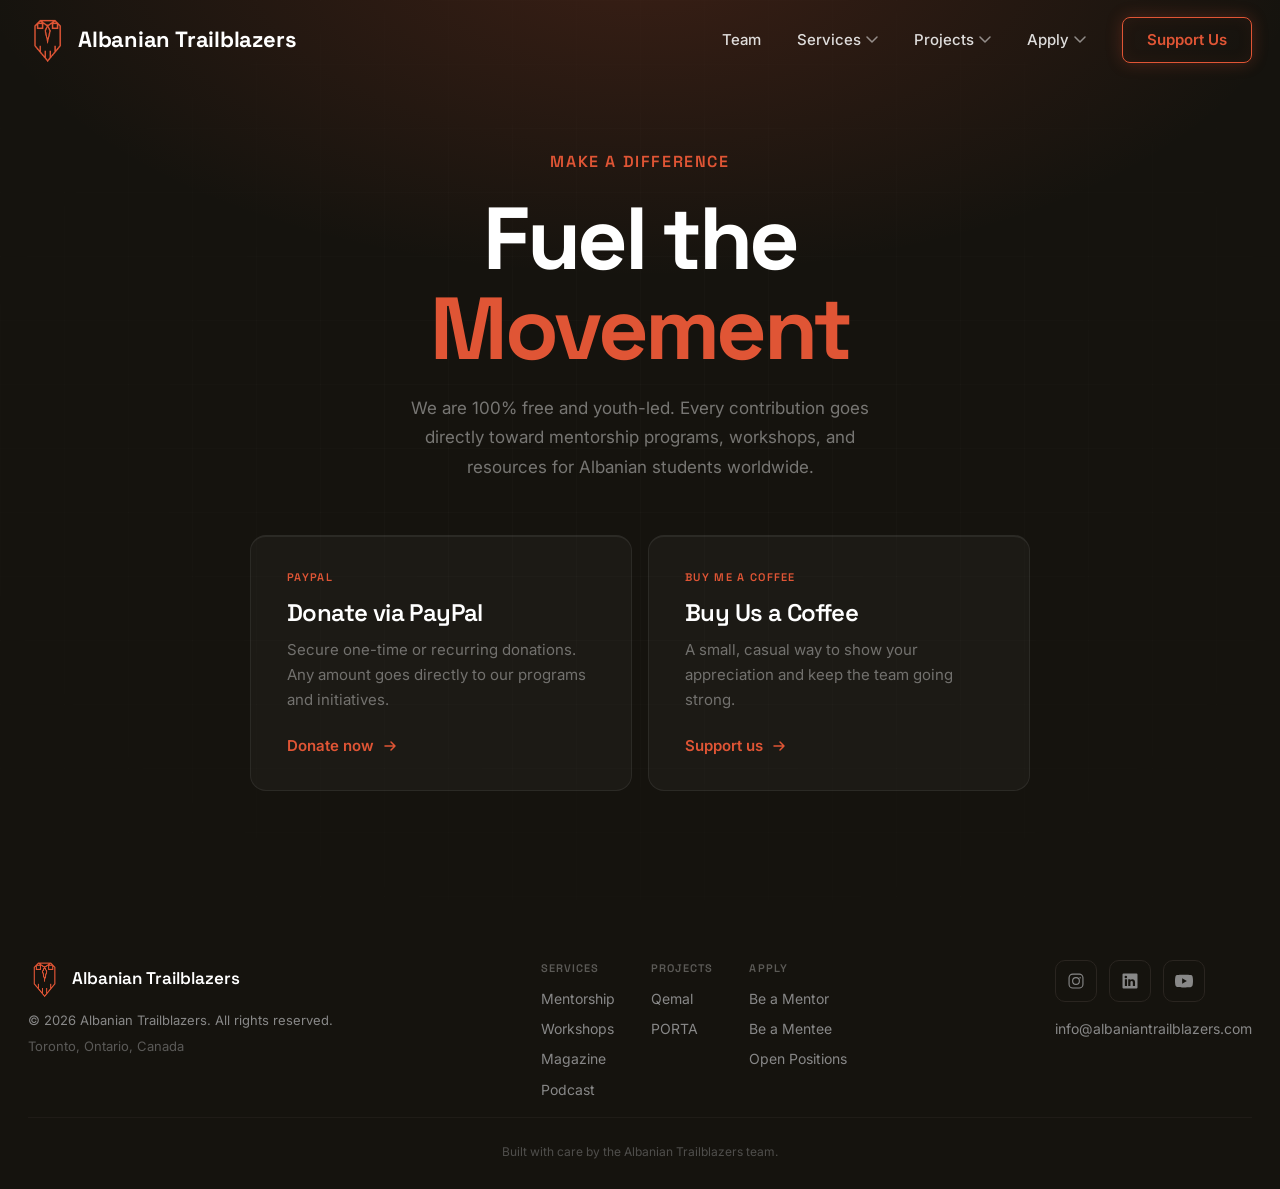
<file: support.html>
<!DOCTYPE html>
<html lang="en">
<head>
  <meta charset="UTF-8">
  <meta name="viewport" content="width=device-width, initial-scale=1.0">
  <title>Support Us | Albanian Trailblazers</title>
  <meta name="description" content="Support Albanian Trailblazers and help us expand access to mentorship, workshops, and opportunities for ambitious Albanians worldwide.">

  <meta property="og:title" content="Support Us | Albanian Trailblazers">
  <meta property="og:description" content="A 100% free, youth-led initiative. Every contribution keeps us going.">
  <meta property="og:type" content="website">
  <meta property="og:url" content="https://albaniantrailblazers.com/support.html">
  <meta property="og:image" content="https://albaniantrailblazers.com/assets/images/logo-black.png">

  <!-- Twitter Card -->
  <meta name="twitter:card" content="summary_large_image">
  <meta name="twitter:title" content="Support Us | Albanian Trailblazers">
  <meta name="twitter:description" content="A 100% free, youth-led initiative. Every contribution keeps us going.">
  <meta name="twitter:image" content="https://albaniantrailblazers.com/assets/images/logo-black.png">

  <!-- Favicon -->
  <link rel="icon" href="assets/icons/favicon.svg" type="image/svg+xml">
  <link rel="apple-touch-icon" href="assets/images/logo-black.png">

  <!-- Canonical & theme -->
  <link rel="canonical" href="https://albaniantrailblazers.com/support.html">
  <meta name="theme-color" content="#15130E">

  <link rel="preconnect" href="https://fonts.googleapis.com">
  <link rel="preconnect" href="https://fonts.gstatic.com" crossorigin>
  <link href="https://fonts.googleapis.com/css2?family=Space+Grotesk:wght@400;500;600;700&family=Inter:wght@400;500;600&display=swap" rel="stylesheet">

  <link rel="stylesheet" href="css/styles.css">
  <link rel="stylesheet" href="css/support.css">
</head>
<body class="page--dark">

  <!-- ========= NAVIGATION ========= -->
  <nav class="nav scrolled" id="nav">
    <div class="container nav__inner">
      <a href="index.html" class="nav__brand">
        <span class="nav__logo" role="img" aria-label="Albanian Trailblazers logo"></span>
        <span class="nav__name">Albanian Trailblazers</span>
      </a>
      <ul class="nav__links">
        <li><a href="about.html" class="nav__link">Team</a></li>
        <li class="nav__item--has-dropdown">
          <button class="nav__link nav__dropdown-toggle" aria-expanded="false">Services <svg width="12" height="8" viewBox="0 0 12 8" fill="none" aria-hidden="true"><path d="M1 1l5 5 5-5" stroke="currentColor" stroke-width="1.5" stroke-linecap="round" stroke-linejoin="round"/></svg></button>
          <ul class="nav__dropdown" role="menu">
            <li><a href="mentors.html" role="menuitem">Mentorship</a></li>
            <li><a href="workshops.html" role="menuitem">Workshops</a></li>
            <li><a href="magazine.html" role="menuitem">The Albanian Trailblazers Magazine</a></li>
            <li><a href="podcast.html" role="menuitem">The Albanian Trailblazers Podcast</a></li>
          </ul>
        </li>
        <li class="nav__item--has-dropdown">
          <button class="nav__link nav__dropdown-toggle" aria-expanded="false">Projects <svg width="12" height="8" viewBox="0 0 12 8" fill="none" aria-hidden="true"><path d="M1 1l5 5 5-5" stroke="currentColor" stroke-width="1.5" stroke-linecap="round" stroke-linejoin="round"/></svg></button>
          <ul class="nav__dropdown" role="menu">
            <li><a href="qemal.html" role="menuitem">Qemal</a></li>
            <li><a href="porta.html" role="menuitem">PORTA</a></li>
          </ul>
        </li>
        <li class="nav__item--has-dropdown">
          <button class="nav__link nav__dropdown-toggle" aria-expanded="false">Apply <svg width="12" height="8" viewBox="0 0 12 8" fill="none" aria-hidden="true"><path d="M1 1l5 5 5-5" stroke="currentColor" stroke-width="1.5" stroke-linecap="round" stroke-linejoin="round"/></svg></button>
          <ul class="nav__dropdown" role="menu">
            <li><a href="apply-mentor.html" role="menuitem">Apply to be a Mentor</a></li>
            <li><a href="apply-mentee.html" role="menuitem">Apply to be a Mentee</a></li>
            <li><a href="jobs.html" role="menuitem">Open Positions</a></li>
          </ul>
        </li>
        <li><a href="support.html" class="btn btn--ghost-red nav__support">Support Us</a></li>
      </ul>
      <button class="nav__hamburger" aria-label="Toggle menu">
        <span></span>
        <span></span>
        <span></span>
      </button>
    </div>
    <div class="nav__overlay">
      <nav class="nav__overlay-inner">
        <a href="index.html">Home</a>
        <a href="about.html">Team</a>

        <div class="nav__overlay-label">Services</div>
        <a href="mentors.html">Mentorship</a>
        <a href="workshops.html">Workshops</a>
        <a href="magazine.html">The Magazine</a>
        <a href="podcast.html">The Podcast</a>

        <div class="nav__overlay-label">Projects</div>
        <a href="qemal.html">Qemal</a>
        <a href="porta.html">PORTA</a>

        <div class="nav__overlay-label">Apply</div>
        <a href="apply-mentor.html">Apply to be a Mentor</a>
        <a href="apply-mentee.html">Apply to be a Mentee</a>
        <a href="jobs.html">Open Positions</a>

        <a href="support.html" class="nav__overlay-cta">Support Us</a>
      </nav>
    </div>
  </nav>

  <!-- ========= MAIN ========= -->
  <main class="support-main">
    <div class="support-main__grid" aria-hidden="true"></div>
    <div class="container">
      <div class="support-main__inner">

        <!-- Copy -->
        <div class="support-copy">
          <p class="section-label">Make a Difference</p>
          <h1 class="support-copy__title">Fuel the <span>Movement</span></h1>
          <p class="support-copy__sub">We are 100% free and youth-led. Every contribution goes directly toward mentorship programs, workshops, and resources for Albanian students worldwide.</p>
        </div>

        <!-- Donation cards — immediately visible, no scrolling required -->
        <div class="support-cards">

          <a href="https://www.paypal.com/ncp/payment/3B8KABWS8PQAG" class="support-card" target="_blank" rel="noopener">
            <span class="support-card__platform">PayPal</span>
            <h2 class="support-card__title">Donate via PayPal</h2>
            <p class="support-card__desc">Secure one-time or recurring donations. Any amount goes directly to our programs and initiatives.</p>
            <span class="support-card__cta">
              Donate now
              <svg width="16" height="16" viewBox="0 0 16 16" fill="none" aria-hidden="true"><path d="M3 8h10M9 4l4 4-4 4" stroke="currentColor" stroke-width="1.5" stroke-linecap="round" stroke-linejoin="round"/></svg>
            </span>
          </a>

          <a href="https://buymeacoffee.com/albaniantrailblazers" class="support-card" target="_blank" rel="noopener">
            <span class="support-card__platform">Buy Me a Coffee</span>
            <h2 class="support-card__title">Buy Us a Coffee</h2>
            <p class="support-card__desc">A small, casual way to show your appreciation and keep the team going strong.</p>
            <span class="support-card__cta">
              Support us
              <svg width="16" height="16" viewBox="0 0 16 16" fill="none" aria-hidden="true"><path d="M3 8h10M9 4l4 4-4 4" stroke="currentColor" stroke-width="1.5" stroke-linecap="round" stroke-linejoin="round"/></svg>
            </span>
          </a>

        </div>

      </div>
    </div>
  </main>

  <!-- ========= FOOTER ========= -->
  <footer class="footer" id="footer">
    <div class="container footer__inner">
      <div class="footer__col">
        <div class="footer__brand">
          <span class="footer__logo" role="img" aria-label="Albanian Trailblazers logo"></span>
          <span class="footer__brand-name">Albanian Trailblazers</span>
        </div>
        <p class="footer__copyright">&copy; <span class="footer__year"></span> Albanian Trailblazers. All rights reserved.</p>
        <p class="footer__location">Toronto, Ontario, Canada</p>
      </div>
      <nav class="footer__nav">
        <div class="footer__nav-group">
          <span class="footer__nav-label">Services</span>
          <a href="mentors.html">Mentorship</a>
          <a href="workshops.html">Workshops</a>
          <a href="magazine.html">Magazine</a>
          <a href="podcast.html">Podcast</a>
        </div>
        <div class="footer__nav-group">
          <span class="footer__nav-label">Projects</span>
          <a href="qemal.html">Qemal</a>
          <a href="porta.html">PORTA</a>
        </div>
        <div class="footer__nav-group">
          <span class="footer__nav-label">Apply</span>
          <a href="apply-mentor.html">Be a Mentor</a>
          <a href="apply-mentee.html">Be a Mentee</a>
          <a href="jobs.html">Open Positions</a>
        </div>
      </nav>
      <div class="footer__social">
        <div class="footer__social-icons">
          <a href="https://www.instagram.com/albanian_trailblazers/" aria-label="Instagram" target="_blank" rel="noopener">
            <svg viewBox="0 0 24 24" xmlns="http://www.w3.org/2000/svg"><path d="M7.75 2h8.5A5.75 5.75 0 0 1 22 7.75v8.5A5.75 5.75 0 0 1 16.25 22h-8.5A5.75 5.75 0 0 1 2 16.25v-8.5A5.75 5.75 0 0 1 7.75 2Zm0 1.5A4.25 4.25 0 0 0 3.5 7.75v8.5A4.25 4.25 0 0 0 7.75 20.5h8.5A4.25 4.25 0 0 0 20.5 16.25v-8.5A4.25 4.25 0 0 0 16.25 3.5Zm4.25 3.25a5.25 5.25 0 1 1 0 10.5 5.25 5.25 0 0 1 0-10.5Zm0 1.5a3.75 3.75 0 1 0 0 7.5 3.75 3.75 0 0 0 0-7.5Zm5.5-1.5a1 1 0 1 1 0 2 1 1 0 0 1 0-2Z"/></svg>
          </a>
          <a href="https://www.linkedin.com/company/albanian-trailblazers/" aria-label="LinkedIn" target="_blank" rel="noopener">
            <svg viewBox="0 0 24 24" xmlns="http://www.w3.org/2000/svg"><path d="M20.47 2H3.53A1.45 1.45 0 0 0 2 3.38v17.24A1.45 1.45 0 0 0 3.53 22h16.94A1.45 1.45 0 0 0 22 20.62V3.38A1.45 1.45 0 0 0 20.47 2ZM8.09 18.74H5.13V9.72h2.96ZM6.6 8.48a1.72 1.72 0 1 1 0-3.43 1.72 1.72 0 0 1 0 3.43Zm12.14 10.26h-2.96v-4.83c0-1.21-.44-2.04-1.54-2.04a1.65 1.65 0 0 0-1.55 1.09 2 2 0 0 0-.1.73v5.05h-2.96V9.72h2.96v1.27a2.92 2.92 0 0 1 2.66-1.46c1.94 0 3.49 1.27 3.49 3.99Z"/></svg>
          </a>
          <a href="https://youtube.com/@albaniantrailblazers" aria-label="YouTube" target="_blank" rel="noopener">
            <svg viewBox="0 0 24 24" xmlns="http://www.w3.org/2000/svg"><path d="M23.5 6.19a3.02 3.02 0 0 0-2.12-2.14C19.54 3.5 12 3.5 12 3.5s-7.54 0-9.38.55A3.02 3.02 0 0 0 .5 6.19 31.6 31.6 0 0 0 0 12a31.6 31.6 0 0 0 .5 5.81 3.02 3.02 0 0 0 2.12 2.14c1.84.55 9.38.55 9.38.55s7.54 0 9.38-.55a3.02 3.02 0 0 0 2.12-2.14A31.6 31.6 0 0 0 24 12a31.6 31.6 0 0 0-.5-5.81ZM9.54 15.57V8.43L15.82 12Z"/></svg>
          </a>
        </div>
        <p class="footer__email"><a href="mailto:info@albaniantrailblazers.com">info@albaniantrailblazers.com</a></p>
      </div>
    </div>
    <div class="container">
      <p class="footer__bottom">Built with care by the Albanian Trailblazers team.</p>
    </div>
  </footer>

  <script src="js/main.js"></script>
</body>
</html>
</file>
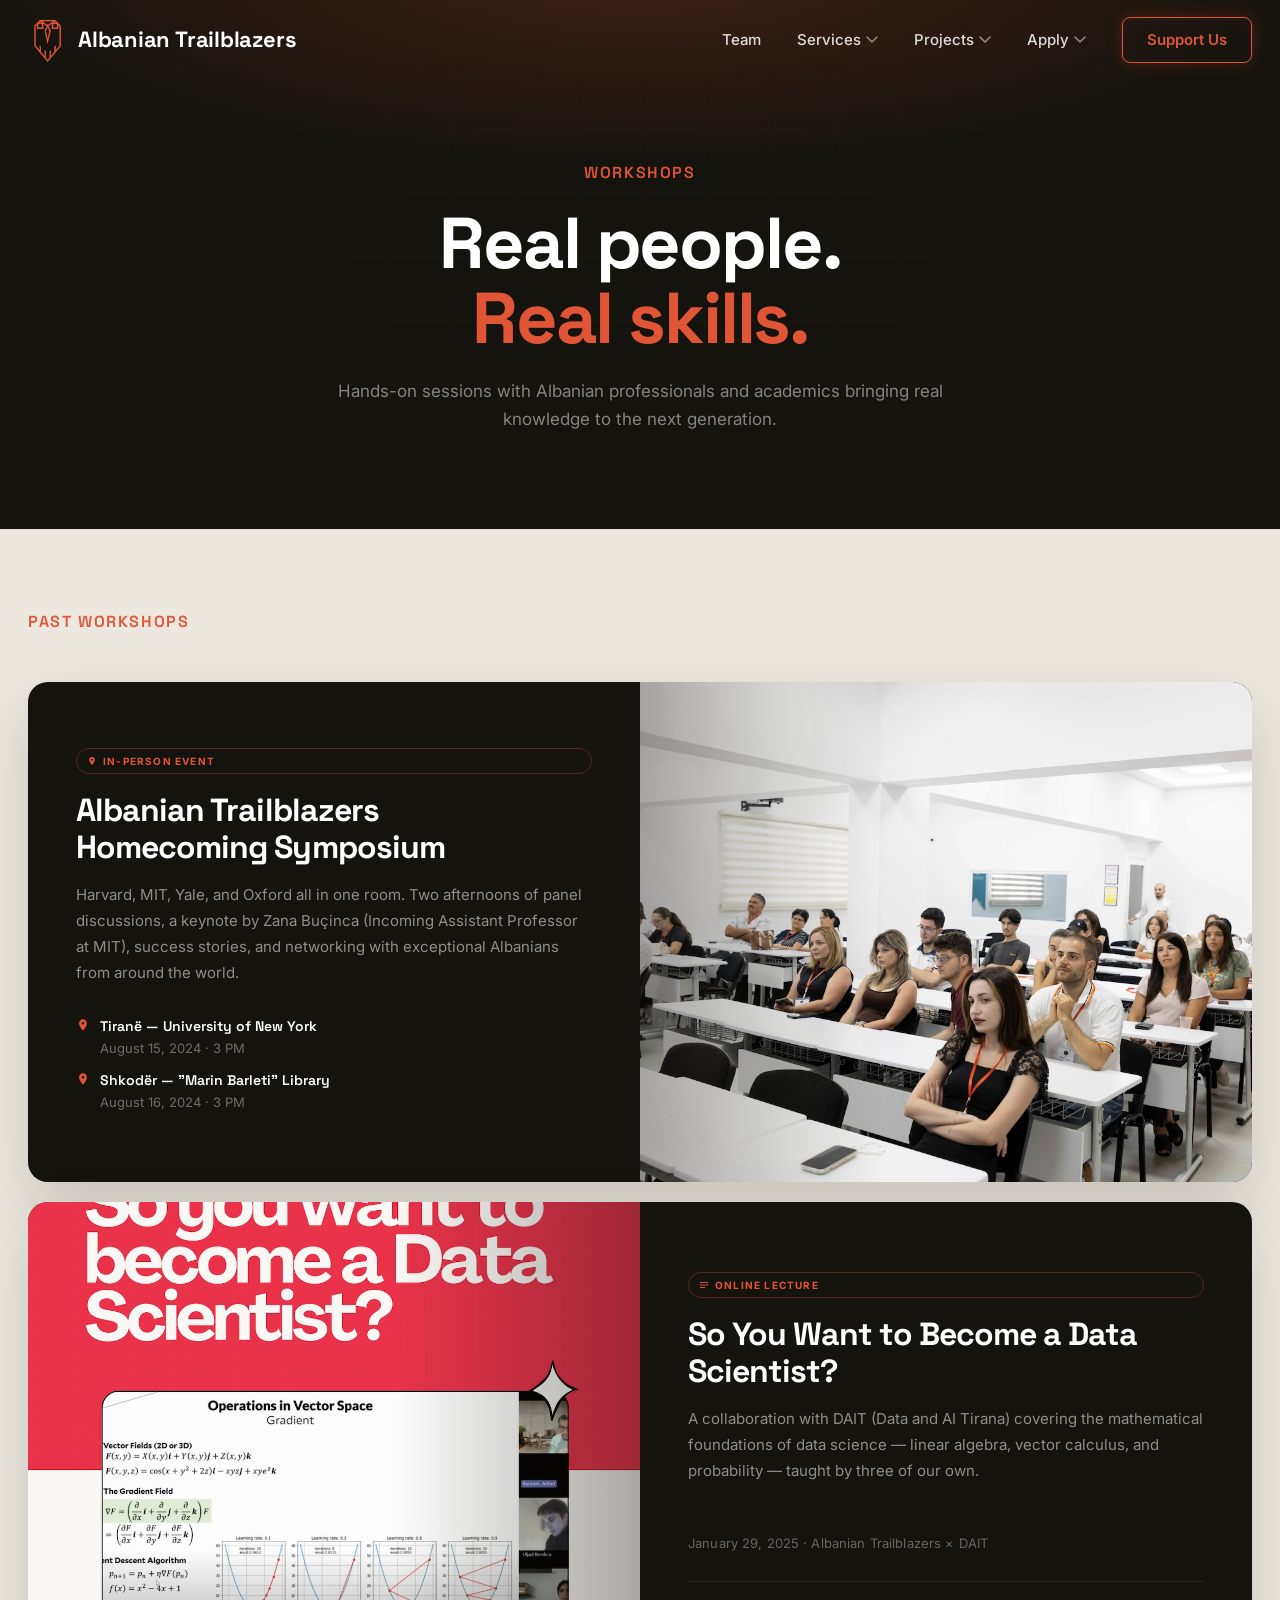
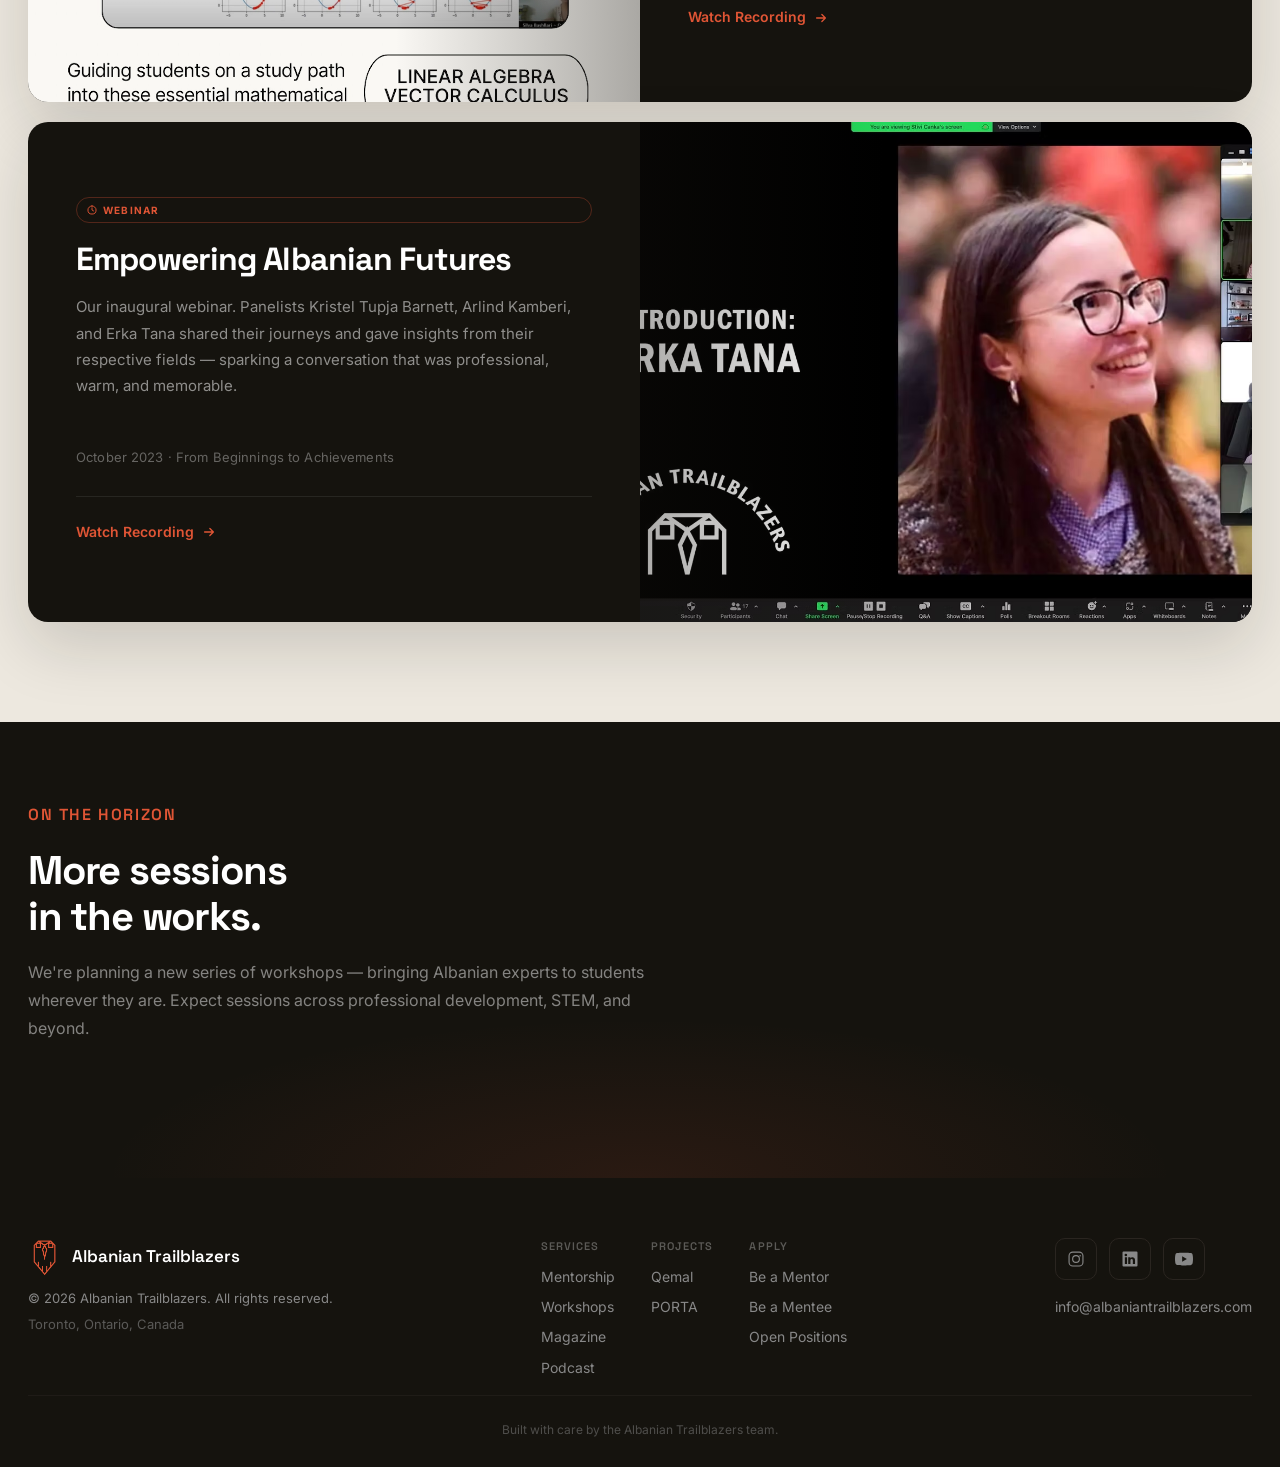
<file: workshops.html>
<!DOCTYPE html>
<html lang="en">
<head>
  <meta charset="UTF-8">
  <meta name="viewport" content="width=device-width, initial-scale=1.0">
  <title>Workshops | Albanian Trailblazers</title>
  <meta name="description" content="Albanian Trailblazers workshops — live sessions with Albanian professionals covering professional skills, STEM, career development, and more.">

  <meta property="og:title" content="Workshops | Albanian Trailblazers">
  <meta property="og:description" content="Hands-on sessions with Albanian professionals and academics bringing real skills to the next generation.">
  <meta property="og:type" content="website">
  <meta property="og:url" content="https://albaniantrailblazers.com/workshops.html">
  <meta property="og:image" content="https://albaniantrailblazers.com/assets/images/logo-black.png">

  <!-- Twitter Card -->
  <meta name="twitter:card" content="summary_large_image">
  <meta name="twitter:title" content="Workshops | Albanian Trailblazers">
  <meta name="twitter:description" content="Hands-on sessions with Albanian professionals and academics bringing real skills to the next generation.">
  <meta name="twitter:image" content="https://albaniantrailblazers.com/assets/images/logo-black.png">

  <!-- Favicon -->
  <link rel="icon" href="assets/icons/favicon.svg" type="image/svg+xml">
  <link rel="apple-touch-icon" href="assets/images/logo-black.png">

  <!-- Canonical & theme -->
  <link rel="canonical" href="https://albaniantrailblazers.com/workshops.html">
  <meta name="theme-color" content="#15130E">

  <link rel="preconnect" href="https://fonts.googleapis.com">
  <link rel="preconnect" href="https://fonts.gstatic.com" crossorigin>
  <link href="https://fonts.googleapis.com/css2?family=Space+Grotesk:wght@400;500;600;700&family=Inter:wght@400;500;600&display=swap" rel="stylesheet">

  <link rel="stylesheet" href="css/styles.css">
  <link rel="stylesheet" href="css/workshops.css">
</head>
<body>

  <!-- ========= NAVIGATION ========= -->
  <nav class="nav scrolled" id="nav">
    <div class="container nav__inner">
      <a href="index.html" class="nav__brand">
        <span class="nav__logo" role="img" aria-label="Albanian Trailblazers logo"></span>
        <span class="nav__name">Albanian Trailblazers</span>
      </a>
      <ul class="nav__links">
        <li><a href="about.html" class="nav__link">Team</a></li>
        <li class="nav__item--has-dropdown">
          <button class="nav__link nav__dropdown-toggle" aria-expanded="false">Services <svg width="12" height="8" viewBox="0 0 12 8" fill="none" aria-hidden="true"><path d="M1 1l5 5 5-5" stroke="currentColor" stroke-width="1.5" stroke-linecap="round" stroke-linejoin="round"/></svg></button>
          <ul class="nav__dropdown" role="menu">
            <li><a href="mentors.html" role="menuitem">Mentorship</a></li>
            <li><a href="workshops.html" role="menuitem">Workshops</a></li>
            <li><a href="magazine.html" role="menuitem">The Albanian Trailblazers Magazine</a></li>
            <li><a href="podcast.html" role="menuitem">The Albanian Trailblazers Podcast</a></li>
          </ul>
        </li>
        <li class="nav__item--has-dropdown">
          <button class="nav__link nav__dropdown-toggle" aria-expanded="false">Projects <svg width="12" height="8" viewBox="0 0 12 8" fill="none" aria-hidden="true"><path d="M1 1l5 5 5-5" stroke="currentColor" stroke-width="1.5" stroke-linecap="round" stroke-linejoin="round"/></svg></button>
          <ul class="nav__dropdown" role="menu">
            <li><a href="qemal.html" role="menuitem">Qemal</a></li>
            <li><a href="porta.html" role="menuitem">PORTA</a></li>
          </ul>
        </li>
        <li class="nav__item--has-dropdown">
          <button class="nav__link nav__dropdown-toggle" aria-expanded="false">Apply <svg width="12" height="8" viewBox="0 0 12 8" fill="none" aria-hidden="true"><path d="M1 1l5 5 5-5" stroke="currentColor" stroke-width="1.5" stroke-linecap="round" stroke-linejoin="round"/></svg></button>
          <ul class="nav__dropdown" role="menu">
            <li><a href="apply-mentor.html" role="menuitem">Apply to be a Mentor</a></li>
            <li><a href="apply-mentee.html" role="menuitem">Apply to be a Mentee</a></li>
            <li><a href="jobs.html" role="menuitem">Open Positions</a></li>
          </ul>
        </li>
        <li><a href="support.html" class="btn btn--ghost-red nav__support">Support Us</a></li>
      </ul>
      <button class="nav__hamburger" aria-label="Toggle menu">
        <span></span>
        <span></span>
        <span></span>
      </button>
    </div>
    <div class="nav__overlay">
      <nav class="nav__overlay-inner">
        <a href="index.html">Home</a>
        <a href="about.html">Team</a>

        <div class="nav__overlay-label">Services</div>
        <a href="mentors.html">Mentorship</a>
        <a href="workshops.html">Workshops</a>
        <a href="magazine.html">The Magazine</a>
        <a href="podcast.html">The Podcast</a>

        <div class="nav__overlay-label">Projects</div>
        <a href="qemal.html">Qemal</a>
        <a href="porta.html">PORTA</a>

        <div class="nav__overlay-label">Apply</div>
        <a href="apply-mentor.html">Apply to be a Mentor</a>
        <a href="apply-mentee.html">Apply to be a Mentee</a>
        <a href="jobs.html">Open Positions</a>

        <a href="support.html" class="nav__overlay-cta">Support Us</a>
      </nav>
    </div>
  </nav>

  <!-- ========= HERO ========= -->
  <section class="workshops-hero">
    <div class="workshops-hero__grid" aria-hidden="true"></div>
    <div class="container">
      <div class="workshops-hero__inner">
        <p class="section-label">Workshops</p>
        <h1 class="workshops-hero__title">Real people.<br><span>Real skills.</span></h1>
        <p class="workshops-hero__sub">Hands-on sessions with Albanian professionals and academics bringing real knowledge to the next generation.</p>
      </div>
    </div>
  </section>

  <!-- ========= PAST WORKSHOPS ========= -->
  <section class="workshops-past">
    <div class="container">
      <p class="section-label">Past Workshops</p>

      <div class="workshops-list">

        <!-- Homecoming Symposium -->
        <div class="workshop-featured">
          <div class="workshop-featured__text">
            <span class="workshop-badge">
              <svg viewBox="0 0 16 16" fill="none" xmlns="http://www.w3.org/2000/svg" aria-hidden="true"><path d="M8 1.5C5.515 1.5 3.5 3.515 3.5 6c0 3.75 4.5 8.5 4.5 8.5s4.5-4.75 4.5-8.5c0-2.485-2.015-4.5-4.5-4.5Zm0 6a1.5 1.5 0 1 1 0-3 1.5 1.5 0 0 1 0 3Z" fill="currentColor"/></svg>
              In-Person Event
            </span>
            <h2 class="workshop-featured__title">Albanian Trailblazers<br>Homecoming Symposium</h2>
            <p class="workshop-featured__desc">Harvard, MIT, Yale, and Oxford all in one room. Two afternoons of panel discussions, a keynote by Zana Buçinca (Incoming Assistant Professor at MIT), success stories, and networking with exceptional Albanians from around the world.</p>
            <div class="workshop-featured__locations">
              <div class="workshop-featured__loc">
                <svg viewBox="0 0 16 16" fill="none" xmlns="http://www.w3.org/2000/svg" aria-hidden="true"><path d="M8 1.5C5.515 1.5 3.5 3.515 3.5 6c0 3.75 4.5 8.5 4.5 8.5s4.5-4.75 4.5-8.5c0-2.485-2.015-4.5-4.5-4.5Zm0 6a1.5 1.5 0 1 1 0-3 1.5 1.5 0 0 1 0 3Z" fill="currentColor"/></svg>
                <div>
                  <div class="workshop-featured__loc-name">Tiranë — University of New York</div>
                  <div class="workshop-featured__loc-date">August 15, 2024 · 3 PM</div>
                </div>
              </div>
              <div class="workshop-featured__loc">
                <svg viewBox="0 0 16 16" fill="none" xmlns="http://www.w3.org/2000/svg" aria-hidden="true"><path d="M8 1.5C5.515 1.5 3.5 3.515 3.5 6c0 3.75 4.5 8.5 4.5 8.5s4.5-4.75 4.5-8.5c0-2.485-2.015-4.5-4.5-4.5Zm0 6a1.5 1.5 0 1 1 0-3 1.5 1.5 0 0 1 0 3Z" fill="currentColor"/></svg>
                <div>
                  <div class="workshop-featured__loc-name">Shkodër — "Marin Barleti" Library</div>
                  <div class="workshop-featured__loc-date">August 16, 2024 · 3 PM</div>
                </div>
              </div>
            </div>
          </div>
          <div class="workshop-featured__photo">
            <img src="assets/workshops/event-workshop-tirana-audience.webp" alt="Albanian Trailblazers Homecoming Symposium, Tiranë 2024">
          </div>
        </div>

        <!-- Data Science x DAIT -->
        <div class="workshop-featured workshop-featured--reverse">
          <div class="workshop-featured__text">
            <span class="workshop-badge">
              <svg viewBox="0 0 16 16" fill="none" xmlns="http://www.w3.org/2000/svg" aria-hidden="true"><path d="M2 4h12M2 8h12M2 12h7" stroke="currentColor" stroke-width="1.5" stroke-linecap="round"/></svg>
              Online Lecture
            </span>
            <h2 class="workshop-featured__title">So You Want to Become a Data Scientist?</h2>
            <p class="workshop-featured__desc">A collaboration with DAIT (Data and AI Tirana) covering the mathematical foundations of data science — linear algebra, vector calculus, and probability — taught by three of our own.</p>
            <p class="workshop-featured__date">January 29, 2025 · Albanian Trailblazers × DAIT</p>
            <a href="https://www.youtube.com/watch?v=AtJ9HQLL3lk" class="workshop-featured__link" target="_blank" rel="noopener">
              Watch Recording
              <svg width="14" height="14" viewBox="0 0 16 16" fill="none" aria-hidden="true"><path d="M3 8h10M9 4l4 4-4 4" stroke="currentColor" stroke-width="1.5" stroke-linecap="round" stroke-linejoin="round"/></svg>
            </a>
          </div>
          <div class="workshop-featured__photo">
            <img src="assets/workshops/data-science-workshop.webp" alt="AT x DAIT Data Science Workshop, January 2025">
          </div>
        </div>

        <!-- Empowering Albanian Futures -->
        <div class="workshop-featured">
          <div class="workshop-featured__text">
            <span class="workshop-badge">
              <svg viewBox="0 0 16 16" fill="none" xmlns="http://www.w3.org/2000/svg" aria-hidden="true"><path d="M8 1.5a6.5 6.5 0 1 1 0 13 6.5 6.5 0 0 1 0-13Zm0 3v3.5l2.5 1.5" stroke="currentColor" stroke-width="1.5" stroke-linecap="round" stroke-linejoin="round"/></svg>
              Webinar
            </span>
            <h2 class="workshop-featured__title">Empowering Albanian Futures</h2>
            <p class="workshop-featured__desc">Our inaugural webinar. Panelists Kristel Tupja Barnett, Arlind Kamberi, and Erka Tana shared their journeys and gave insights from their respective fields — sparking a conversation that was professional, warm, and memorable.</p>
            <p class="workshop-featured__date">October 2023 · From Beginnings to Achievements</p>
            <a href="https://mit.zoom.us/rec/share/59JBL5dxt4sMVTzMBoN9AjusTHYhnLhHRR0gC232ejftjaAObQ2jOY4qE1ms1KvN.YIk1uOTdAWP6tTbr" class="workshop-featured__link" target="_blank" rel="noopener">
              Watch Recording
              <svg width="14" height="14" viewBox="0 0 16 16" fill="none" aria-hidden="true"><path d="M3 8h10M9 4l4 4-4 4" stroke="currentColor" stroke-width="1.5" stroke-linecap="round" stroke-linejoin="round"/></svg>
            </a>
          </div>
          <div class="workshop-featured__photo">
            <img src="assets/workshops/empowering-albanians-workshop.avif" alt="Empowering Albanian Futures Webinar, October 2023">
          </div>
        </div>

      </div>
    </div>
  </section>

  <!-- ========= COMING UP ========= -->
  <section class="workshops-coming">
    <div class="container">
      <div class="workshops-coming__inner">
        <p class="section-label">On the Horizon</p>
        <h2 class="workshops-coming__title">More sessions<br>in the works.</h2>
        <p class="workshops-coming__desc">We're planning a new series of workshops — bringing Albanian experts to students wherever they are. Expect sessions across professional development, STEM, and beyond.</p>
      </div>
    </div>
  </section>

  <!-- ========= FOOTER ========= -->
  <footer class="footer" id="footer">
    <div class="container footer__inner">
      <div class="footer__col">
        <div class="footer__brand">
          <span class="footer__logo" role="img" aria-label="Albanian Trailblazers logo"></span>
          <span class="footer__brand-name">Albanian Trailblazers</span>
        </div>
        <p class="footer__copyright">&copy; <span class="footer__year"></span> Albanian Trailblazers. All rights reserved.</p>
        <p class="footer__location">Toronto, Ontario, Canada</p>
      </div>
      <nav class="footer__nav">
        <div class="footer__nav-group">
          <span class="footer__nav-label">Services</span>
          <a href="mentors.html">Mentorship</a>
          <a href="workshops.html">Workshops</a>
          <a href="magazine.html">Magazine</a>
          <a href="podcast.html">Podcast</a>
        </div>
        <div class="footer__nav-group">
          <span class="footer__nav-label">Projects</span>
          <a href="qemal.html">Qemal</a>
          <a href="porta.html">PORTA</a>
        </div>
        <div class="footer__nav-group">
          <span class="footer__nav-label">Apply</span>
          <a href="apply-mentor.html">Be a Mentor</a>
          <a href="apply-mentee.html">Be a Mentee</a>
          <a href="jobs.html">Open Positions</a>
        </div>
      </nav>
      <div class="footer__social">
        <div class="footer__social-icons">
          <a href="https://www.instagram.com/albanian_trailblazers/" aria-label="Instagram" target="_blank" rel="noopener">
            <svg viewBox="0 0 24 24" xmlns="http://www.w3.org/2000/svg"><path d="M7.75 2h8.5A5.75 5.75 0 0 1 22 7.75v8.5A5.75 5.75 0 0 1 16.25 22h-8.5A5.75 5.75 0 0 1 2 16.25v-8.5A5.75 5.75 0 0 1 7.75 2Zm0 1.5A4.25 4.25 0 0 0 3.5 7.75v8.5A4.25 4.25 0 0 0 7.75 20.5h8.5A4.25 4.25 0 0 0 20.5 16.25v-8.5A4.25 4.25 0 0 0 16.25 3.5Zm4.25 3.25a5.25 5.25 0 1 1 0 10.5 5.25 5.25 0 0 1 0-10.5Zm0 1.5a3.75 3.75 0 1 0 0 7.5 3.75 3.75 0 0 0 0-7.5Zm5.5-1.5a1 1 0 1 1 0 2 1 1 0 0 1 0-2Z"/></svg>
          </a>
          <a href="https://www.linkedin.com/company/albanian-trailblazers/" aria-label="LinkedIn" target="_blank" rel="noopener">
            <svg viewBox="0 0 24 24" xmlns="http://www.w3.org/2000/svg"><path d="M20.47 2H3.53A1.45 1.45 0 0 0 2 3.38v17.24A1.45 1.45 0 0 0 3.53 22h16.94A1.45 1.45 0 0 0 22 20.62V3.38A1.45 1.45 0 0 0 20.47 2ZM8.09 18.74H5.13V9.72h2.96ZM6.6 8.48a1.72 1.72 0 1 1 0-3.43 1.72 1.72 0 0 1 0 3.43Zm12.14 10.26h-2.96v-4.83c0-1.21-.44-2.04-1.54-2.04a1.65 1.65 0 0 0-1.55 1.09 2 2 0 0 0-.1.73v5.05h-2.96V9.72h2.96v1.27a2.92 2.92 0 0 1 2.66-1.46c1.94 0 3.49 1.27 3.49 3.99Z"/></svg>
          </a>
          <a href="https://youtube.com/@albaniantrailblazers" aria-label="YouTube" target="_blank" rel="noopener">
            <svg viewBox="0 0 24 24" xmlns="http://www.w3.org/2000/svg"><path d="M23.5 6.19a3.02 3.02 0 0 0-2.12-2.14C19.54 3.5 12 3.5 12 3.5s-7.54 0-9.38.55A3.02 3.02 0 0 0 .5 6.19 31.6 31.6 0 0 0 0 12a31.6 31.6 0 0 0 .5 5.81 3.02 3.02 0 0 0 2.12 2.14c1.84.55 9.38.55 9.38.55s7.54 0 9.38-.55a3.02 3.02 0 0 0 2.12-2.14A31.6 31.6 0 0 0 24 12a31.6 31.6 0 0 0-.5-5.81ZM9.54 15.57V8.43L15.82 12Z"/></svg>
          </a>
        </div>
        <p class="footer__email"><a href="mailto:info@albaniantrailblazers.com">info@albaniantrailblazers.com</a></p>
      </div>
    </div>
    <div class="container">
      <p class="footer__bottom">Built with care by the Albanian Trailblazers team.</p>
    </div>
  </footer>

  <script src="js/main.js"></script>
</body>
</html>
</file>
<file: css/styles.css>
/* ========= RESET & BASE ========= */
*,
*::before,
*::after {
  margin: 0;
  padding: 0;
  box-sizing: border-box;
}

:root {
  --color-void: #15130E;
  --color-surface: #1C1915;
  --color-cream: #F7F3EC;
  --color-cream-dark: #EDE8DF;
  --color-red: #E05535;
  --color-red-glow: rgba(224, 85, 53, 0.35);
  --color-white: #FFFFFF;
  --color-text-dark: #1C1915;
  --color-text-muted: #888888;
  --color-border-dark: #2A2520;
  --color-border-cream: #DDD8CF;
}

html {
  scroll-behavior: smooth;
  font-size: 16px;
}

body {
  font-family: 'Inter', sans-serif;
  font-weight: 400;
  color: var(--color-text-dark);
  background: var(--color-cream);
  line-height: 1.6;
  -webkit-font-smoothing: antialiased;
  overflow-x: hidden;
}

h1, h2, h3, h4, h5, h6 {
  font-family: 'Space Grotesk', sans-serif;
  line-height: 1.15;
}

a {
  text-decoration: none;
  color: inherit;
}

ul { list-style: none; }

img {
  display: block;
  max-width: 100%;
  height: auto;
}

button {
  font-family: inherit;
  cursor: pointer;
  border: none;
  background: none;
}

/* ========= UTILITY ========= */
.container {
  width: 100%;
  max-width: 1280px;
  margin: 0 auto;
  padding: 0 28px;
}

.section-label {
  font-family: 'Space Grotesk', sans-serif;
  font-size: 1rem;
  font-weight: 600;
  text-transform: uppercase;
  letter-spacing: 0.1em;
  color: var(--color-red);
  margin-bottom: 1.25rem;
}

/* Fade-in on scroll */
.fade-in {
  opacity: 0;
  transform: translateY(30px);
  transition: opacity 0.7s cubic-bezier(0.25, 0.46, 0.45, 0.94), transform 0.7s cubic-bezier(0.25, 0.46, 0.45, 0.94);
}

.fade-in.visible {
  opacity: 1;
  transform: translateY(0);
}

/* Buttons */
.btn {
  display: inline-flex;
  align-items: center;
  justify-content: center;
  font-family: 'Inter', sans-serif;
  font-weight: 600;
  font-size: 1.0625rem;
  padding: 18px 38px;
  border-radius: 8px;
  transition: background 0.2s, color 0.2s, border-color 0.2s, transform 0.15s, box-shadow 0.2s;
}

.btn:hover {
  transform: translateY(-2px);
}

.btn--solid-red {
  background: var(--color-red);
  color: var(--color-white);
}

.btn--solid-red:hover {
  background: #c94a2e;
}

.btn--ghost-white {
  border: 1.5px solid rgba(255,255,255,0.25);
  color: var(--color-white);
}

.btn--ghost-white:hover {
  border-color: rgba(255,255,255,0.5);
  background: rgba(255,255,255,0.05);
}

.btn--ghost-red {
  border: 1.5px solid var(--color-red);
  color: var(--color-red);
}

.btn--ghost-red:hover {
  background: var(--color-red);
  color: var(--color-white);
}

/* ========= NAVIGATION ========= */
.nav {
  position: fixed;
  top: 0;
  left: 0;
  width: 100%;
  z-index: 1000;
  background: transparent;
  transition: background 0.3s, backdrop-filter 0.3s, -webkit-backdrop-filter 0.3s, box-shadow 0.3s;
}

.nav.scrolled {
  background: rgba(21, 19, 14, 0.95);
  backdrop-filter: blur(16px);
  -webkit-backdrop-filter: blur(16px);
  box-shadow: 0 1px 0 rgba(255,255,255,0.04);
}

.nav__inner {
  display: flex;
  align-items: center;
  justify-content: space-between;
  height: 80px;
}

.nav__brand {
  display: flex;
  align-items: center;
  gap: 12px;
}

.nav__logo {
  display: inline-block;
  width: 38px;
  height: 46px;
  background: var(--color-red);
  -webkit-mask: url('../assets/images/logo-black.png') center/contain no-repeat;
  mask: url('../assets/images/logo-black.png') center/contain no-repeat;
}

.nav__name {
  font-family: 'Space Grotesk', sans-serif;
  font-weight: 700;
  font-size: 1.375rem;
  color: var(--color-white);
  letter-spacing: -0.01em;
}

.nav__links {
  display: none;
  align-items: center;
  gap: 36px;
}

.nav__link {
  font-size: 0.9375rem;
  font-weight: 500;
  color: rgba(255,255,255,0.85);
  transition: color 0.2s, text-shadow 0.2s;
  position: relative;
}

.nav__link::after {
  content: '';
  position: absolute;
  bottom: -4px;
  left: 0;
  width: 0;
  height: 2px;
  background: var(--color-red);
  transition: width 0.25s ease;
}

.nav__link:hover {
  color: var(--color-white);
  text-shadow: 0 0 12px rgba(255,255,255,0.4);
}

.nav__link:hover::after {
  width: 100%;
}

.nav__support {
  font-size: 0.9375rem;
  padding: 10px 24px;
  box-shadow: 0 0 16px rgba(224,85,53,0.25), inset 0 0 16px rgba(224,85,53,0.06);
}

.nav__support:hover {
  box-shadow: 0 0 24px rgba(224,85,53,0.4), inset 0 0 20px rgba(224,85,53,0.1);
}

/* Hamburger */
.nav__hamburger {
  display: flex;
  flex-direction: column;
  justify-content: center;
  gap: 6px;
  width: 32px;
  height: 32px;
  cursor: pointer;
  z-index: 1001;
}

.nav__hamburger span {
  display: block;
  height: 2px;
  width: 100%;
  background: var(--color-white);
  border-radius: 2px;
  transition: transform 0.3s, opacity 0.3s;
}

.nav__hamburger.active span:nth-child(1) {
  transform: rotate(45deg) translate(5.5px, 5.5px);
}

.nav__hamburger.active span:nth-child(2) {
  opacity: 0;
}

.nav__hamburger.active span:nth-child(3) {
  transform: rotate(-45deg) translate(5.5px, -5.5px);
}

/* Mobile overlay — simple flat panel, class-driven via html.menu-open */
.nav__overlay {
  display: none;
  position: fixed;
  inset: 0;
  background: var(--color-void);
  z-index: 999;
  overflow-y: auto;
  -webkit-overflow-scrolling: touch;
}

html.menu-open,
html.menu-open body {
  overflow: hidden;
}

html.menu-open .nav__overlay {
  display: block;
}

html.menu-open .nav {
  background: rgba(21, 19, 14, 0.95);
  backdrop-filter: blur(16px);
  -webkit-backdrop-filter: blur(16px);
}

/* ========= DROPDOWN NAV ========= */
.nav__item--has-dropdown {
  position: relative;
}

.nav__dropdown-toggle {
  display: inline-flex;
  align-items: center;
  gap: 5px;
  font-size: 0.9375rem;
  font-weight: 500;
  color: rgba(255,255,255,0.85);
  background: none;
  border: none;
  cursor: pointer;
  padding: 0;
  font-family: 'Inter', sans-serif;
  transition: color 0.2s, text-shadow 0.2s;
  position: relative;
}

.nav__dropdown-toggle::after {
  content: '';
  position: absolute;
  bottom: -4px;
  left: 0;
  width: 0;
  height: 2px;
  background: var(--color-red);
  transition: width 0.25s ease;
}

.nav__dropdown-toggle:hover,
.nav__item--has-dropdown.open .nav__dropdown-toggle {
  color: var(--color-white);
  text-shadow: 0 0 12px rgba(255,255,255,0.4);
}

.nav__dropdown-toggle:hover::after,
.nav__item--has-dropdown.open .nav__dropdown-toggle::after {
  width: 100%;
}

.nav__dropdown-toggle svg {
  transition: transform 0.2s;
  opacity: 0.6;
  flex-shrink: 0;
}

.nav__item--has-dropdown.open .nav__dropdown-toggle svg {
  transform: rotate(180deg);
  opacity: 1;
}

.nav__dropdown {
  position: absolute;
  top: calc(100% + 16px);
  left: 0;
  min-width: 256px;
  background: #0c0a07;
  border: 1px solid rgba(255,255,255,0.07);
  border-top: 2px solid var(--color-red);
  border-radius: 0 12px 12px 12px;
  padding: 8px;
  list-style: none;
  opacity: 0;
  pointer-events: none;
  transform: translateY(-8px);
  transition: opacity 0.2s ease, transform 0.22s cubic-bezier(0.25, 0.46, 0.45, 0.94);
  z-index: 200;
  box-shadow: 0 20px 60px rgba(0,0,0,0.7), inset 0 1px 0 rgba(255,255,255,0.05);
}

.nav__item--has-dropdown.open .nav__dropdown {
  opacity: 1;
  pointer-events: all;
  transform: translateY(0);
}

.nav__dropdown li a {
  display: block;
  padding: 10px 14px;
  border-radius: 7px;
  font-size: 0.875rem;
  font-weight: 500;
  color: rgba(255,255,255,0.5);
  letter-spacing: 0.01em;
  border-left: 2px solid transparent;
  transition: background 0.15s, color 0.15s, border-color 0.15s;
  white-space: nowrap;
}

.nav__dropdown li a:hover {
  background: rgba(224,85,53,0.08);
  color: var(--color-white);
  border-left-color: var(--color-red);
}

/* Mobile overlay inner — flat list of links */
.nav__overlay-inner {
  display: flex;
  flex-direction: column;
  padding: 104px 32px 56px;
  max-width: 480px;
  margin: 0 auto;
}

.nav__overlay-inner a {
  font-family: 'Space Grotesk', sans-serif;
  font-size: 1.5rem;
  font-weight: 500;
  color: var(--color-white);
  padding: 11px 0;
  text-decoration: none;
  transition: color 0.15s;
}

.nav__overlay-inner a:active {
  color: var(--color-red);
}

.nav__overlay-label {
  font-family: 'Space Grotesk', sans-serif;
  font-size: 0.6875rem;
  font-weight: 700;
  text-transform: uppercase;
  letter-spacing: 0.16em;
  color: rgba(255,255,255,0.35);
  margin-top: 28px;
  margin-bottom: 2px;
}

.nav__overlay-cta {
  margin-top: 36px;
  align-self: flex-start;
  border: 1px solid var(--color-red);
  border-radius: 100px;
  padding: 12px 28px !important;
  font-size: 1rem !important;
  color: var(--color-red) !important;
}

.nav__overlay-cta:active {
  background: var(--color-red);
  color: var(--color-white) !important;
}

/* ========= HERO ANIMATIONS ========= */
@keyframes heroFadeUp {
  from { opacity: 0; transform: translateY(36px); }
  to { opacity: 1; transform: translateY(0); }
}

@keyframes heroImageFadeIn {
  from { opacity: 0; transform: scale(1.08); }
  to { opacity: 1; transform: scale(1); }
}

/* ========= HERO ========= */
.hero {
  position: relative;
  background: var(--color-void);
  overflow: hidden;
  padding: 100px 0 0;
  min-height: 100vh;
  display: flex;
  align-items: center;
}

.hero__inner {
  display: flex;
  flex-direction: column;
  gap: 40px;
  padding-bottom: 100px;
}

.hero__content {
  position: relative;
  z-index: 2;
  max-width: 680px;
}

.hero__title {
  font-size: clamp(2.75rem, 7vw, 5.25rem);
  font-weight: 600;
  color: var(--color-white);
  margin-bottom: 56px;
  max-width: 750px;
  letter-spacing: -0.025em;
  line-height: 1.08;
  opacity: 0;
  animation: heroFadeUp 0.8s ease forwards;
  animation-delay: 0.25s;
}

.hero__title span {
  color: var(--color-red);
}

.hero__ctas {
  display: flex;
  gap: 16px;
  flex-wrap: wrap;
  opacity: 0;
  animation: heroFadeUp 0.7s ease forwards;
  animation-delay: 0.5s;
}

/* ========= STATS SECTION ========= */
.stats {
  background: var(--color-void);
  padding: 72px 0;
  position: relative;
  overflow: hidden;
}

.stats::before {
  content: '';
  position: absolute;
  inset: 0;
  background: radial-gradient(ellipse at center, rgba(224,85,53,0.04) 0%, transparent 70%);
  pointer-events: none;
}

.stats__inner {
  display: flex;
  align-items: center;
  justify-content: center;
  gap: 0;
  position: relative;
  z-index: 1;
}

.stats__divider {
  width: 1px;
  height: 64px;
  background: linear-gradient(to bottom, transparent, var(--color-border-dark), transparent);
  flex-shrink: 0;
}

.stats__item {
  flex: 1;
  text-align: center;
  padding: 0 20px;
}

.stats__number {
  font-family: 'Space Grotesk', sans-serif;
  font-size: clamp(3rem, 6vw, 4.5rem);
  font-weight: 600;
  color: var(--color-red);
  line-height: 1;
  text-shadow: 0 0 12px rgba(224,85,53,0.15);
}

.stats__label {
  font-family: 'Inter', sans-serif;
  font-size: 0.9375rem;
  color: rgba(255,255,255,0.45);
  margin-top: 8px;
  font-weight: 500;
  text-transform: uppercase;
  letter-spacing: 0.1em;
}

/* Hero full-bleed background image */
.hero__bg {
  position: absolute;
  inset: 0;
  z-index: 0;
  overflow: hidden;
}

.hero__bg img {
  width: 100%;
  height: 120%;
  object-fit: cover;
  object-position: center 30%;
  will-change: transform;
  opacity: 0;
  animation: heroImageFadeIn 1.6s cubic-bezier(0.25, 0.46, 0.45, 0.94) forwards;
  animation-delay: 0.1s;
}

.hero__bg::after {
  content: '';
  position: absolute;
  inset: 0;
  background:
    linear-gradient(to right, rgba(21,19,14,0.92) 0%, rgba(21,19,14,0.75) 50%, rgba(21,19,14,0.45) 100%),
    linear-gradient(to top, rgba(21,19,14,0.95) 0%, transparent 40%);
  z-index: 1;
}

/* ========= NETWORK ========= */
.network {
  background: var(--color-surface);
  padding: 72px 0;
  border-top: 1px solid var(--color-border-dark);
  border-bottom: 1px solid var(--color-border-dark);
  text-align: center;
}

.network .section-label {
  margin-bottom: 36px;
}

.network__cluster {
  display: flex;
  flex-wrap: wrap;
  align-items: center;
  justify-content: center;
  gap: 10px 48px;
  max-width: 1100px;
  margin: 0 auto;
}

.network__name {
  font-family: 'Space Grotesk', sans-serif;
  font-size: clamp(1.375rem, 3vw, 2.125rem);
  font-weight: 600;
  letter-spacing: -0.02em;
  user-select: none;
  cursor: default;
  opacity: 0;
}

/* Keyframes set via JS once section enters viewport */
@keyframes name-entrance {
  0%   { opacity: 0; color: var(--color-red); text-shadow: 0 0 28px rgba(224,85,53,0.7); }
  4%   { opacity: 1; color: var(--color-red); text-shadow: 0 0 28px rgba(224,85,53,0.7); }
  14%  { color: var(--color-red); text-shadow: 0 0 28px rgba(224,85,53,0.7); }
  40%  { color: rgba(255,255,255,0.5); text-shadow: none; }
  100% { opacity: 1; color: rgba(255,255,255,0.5); text-shadow: none; }
}


@media (max-width: 768px) {
  .network {
    padding: 48px 0;
  }
  .network__cluster {
    gap: 5px 20px;
  }
  .network__name {
    font-size: 0.875rem;
  }
}

/* ========= MISSION ========= */
.mission {
  position: relative;
  background: var(--color-cream);
  padding: 100px 0;
}

.mission__inner {
  display: flex;
  flex-direction: column;
  gap: 40px;
}

.mission__text h2 {
  font-size: clamp(1.75rem, 3.5vw, 2.75rem);
  font-weight: 600;
  color: var(--color-text-dark);
  margin-bottom: 20px;
  letter-spacing: -0.02em;
}

.mission__text p {
  font-size: 1.0625rem;
  color: var(--color-text-dark);
  line-height: 1.75;
  max-width: 540px;
}

.mission__video {
  border-radius: 12px;
  overflow: hidden;
  position: relative;
  padding-bottom: 56.25%; /* 16:9 */
  height: 0;
}

.mission__video iframe {
  position: absolute;
  top: 0;
  left: 0;
  width: 100%;
  height: 100%;
  border-radius: 12px;
}

/* ========= HOW IT WORKS ========= */
.how-it-works {
  position: relative;
  background: var(--color-cream-dark);
  padding: 80px 0;
}

.how-it-works__steps {
  display: flex;
  flex-direction: column;
  gap: 40px;
  margin-top: 40px;
}

.step {
  display: flex;
  flex-direction: column;
  gap: 10px;
  padding: 28px;
  border-radius: 12px;
  border: 1px solid var(--color-border-cream);
  background: var(--color-cream);
  transition: transform 0.2s, box-shadow 0.2s;
}

.step:hover {
  transform: translateY(-3px);
  box-shadow: 0 8px 24px rgba(0,0,0,0.05);
}

.step__number {
  font-family: 'Space Grotesk', sans-serif;
  font-size: 2.5rem;
  font-weight: 600;
  color: var(--color-red);
  line-height: 1;
}

.step__title {
  font-family: 'Space Grotesk', sans-serif;
  font-size: 1.3125rem;
  font-weight: 600;
  color: var(--color-text-dark);
}

.step__desc {
  font-size: 0.9375rem;
  color: var(--color-text-muted);
  line-height: 1.65;
}

/* ========= OFFERINGS ========= */
.offerings {
  position: relative;
  background: var(--color-cream-dark);
  padding: 80px 0;
}

/* Photo cards — live services */
.offerings__grid {
  display: grid;
  grid-template-columns: 1fr;
  gap: 16px;
  margin-top: 40px;
}

.offerings__card {
  position: relative;
  display: block;
  border-radius: 14px;
  overflow: hidden;
  height: 260px;
  cursor: pointer;
  text-decoration: none;
}

.offerings__card img {
  width: 100%;
  height: 100%;
  object-fit: cover;
  transition: transform 0.6s cubic-bezier(0.25, 0.46, 0.45, 0.94);
}

.offerings__card:hover img {
  transform: scale(1.06);
}

.offerings__card-overlay {
  position: absolute;
  inset: 0;
  background: linear-gradient(to top, rgba(21,19,14,0.92) 0%, rgba(21,19,14,0.55) 45%, rgba(21,19,14,0.1) 100%);
  display: flex;
  flex-direction: column;
  justify-content: flex-end;
  padding: 28px;
  transition: background 0.3s;
}

.offerings__card:hover .offerings__card-overlay {
  background: linear-gradient(to top, rgba(21,19,14,0.95) 0%, rgba(21,19,14,0.6) 50%, rgba(21,19,14,0.15) 100%);
}

.offerings__card-title {
  font-family: 'Space Grotesk', sans-serif;
  font-size: 1.375rem;
  font-weight: 600;
  color: var(--color-white);
  margin-bottom: 5px;
  letter-spacing: -0.02em;
}

.offerings__card-desc {
  font-size: 0.875rem;
  color: rgba(255,255,255,0.55);
  line-height: 1.5;
}

@media (min-width: 640px) {
  .offerings__grid {
    grid-template-columns: repeat(2, 1fr);
  }
  .offerings__card {
    height: 280px;
  }
}

@media (min-width: 1200px) {
  .offerings__card {
    height: 300px;
  }
}

/* Project list rows — in development */
.offerings-projects {
  margin-top: 28px;
  border-top: 1px solid var(--color-border-cream);
  padding-top: 20px;
  display: grid;
  grid-template-columns: 1fr;
  gap: 0;
}

@media (min-width: 768px) {
  .offerings-projects {
    grid-template-columns: repeat(2, 1fr);
  }
}

.offerings-row {
  display: flex;
  align-items: center;
  justify-content: space-between;
  gap: 16px;
  padding: 16px 0;
  border-bottom: 1px solid var(--color-border-cream);
  text-decoration: none;
  color: inherit;
}

.offerings-row:last-child {
  border-bottom: none;
}

@media (min-width: 768px) {
  .offerings-row:nth-child(odd) {
    padding-right: 32px;
    border-right: 1px solid var(--color-border-cream);
  }
  .offerings-row:nth-child(even) {
    padding-left: 32px;
    border-bottom: none;
  }
}

.offerings-row__main {
  min-width: 0;
}

.offerings-row__name {
  font-family: 'Space Grotesk', sans-serif;
  font-size: 1rem;
  font-weight: 600;
  color: var(--color-text-dark);
  letter-spacing: -0.015em;
  margin-bottom: 2px;
  transition: color 0.18s;
}

.offerings-row:hover .offerings-row__name {
  color: var(--color-red);
}

.offerings-row__desc {
  font-size: 0.8125rem;
  color: var(--color-text-muted);
  line-height: 1.5;
}

.offerings-row__aside {
  display: flex;
  align-items: center;
  gap: 10px;
  flex-shrink: 0;
}

.offerings-badge--dev {
  font-size: 0.5625rem;
  font-weight: 700;
  text-transform: uppercase;
  letter-spacing: 0.1em;
  padding: 3px 8px;
  border-radius: 100px;
  white-space: nowrap;
  background: rgba(224,85,53,0.07);
  border: 1px solid rgba(224,85,53,0.18);
  color: var(--color-red);
}

.offerings-row__arrow {
  color: var(--color-text-muted);
  transition: transform 0.2s, color 0.2s;
  flex-shrink: 0;
}

.offerings-row:hover .offerings-row__arrow {
  transform: translateX(4px);
  color: var(--color-red);
}

/* ========= GALLERY ========= */
.gallery {
  position: relative;
  background: var(--color-cream);
  padding: 80px 0;
  overflow: hidden;
}

.gallery__track {
  display: flex;
  gap: 20px;
  margin-top: 40px;
  overflow-x: auto;
  scroll-snap-type: x mandatory;
  -webkit-overflow-scrolling: touch;
  padding: 0 28px 16px;
  scrollbar-width: none;
  cursor: grab;
}

.gallery__track::-webkit-scrollbar {
  display: none;
}

.gallery__track:active {
  cursor: grabbing;
}

.gallery__item {
  flex: 0 0 280px;
  height: 360px;
  border-radius: 12px;
  overflow: hidden;
  position: relative;
  scroll-snap-align: start;
}

.gallery__item img {
  width: 100%;
  height: 100%;
  object-fit: cover;
  display: block;
  transition: transform 0.5s cubic-bezier(0.25, 0.46, 0.45, 0.94);
}

.gallery__item:hover img {
  transform: scale(1.06);
}

.gallery__item::after {
  content: '';
  position: absolute;
  inset: 0;
  border-radius: 12px;
  background: linear-gradient(to top, rgba(21,19,14,0.35), transparent 50%);
  opacity: 0;
  transition: opacity 0.3s;
  pointer-events: none;
}

.gallery__item:hover::after {
  opacity: 1;
}

@media (min-width: 768px) {
  .gallery__item {
    flex: 0 0 340px;
    height: 420px;
  }
}

@media (min-width: 1200px) {
  .gallery__item {
    flex: 0 0 400px;
    height: 480px;
  }
}

/* ========= TESTIMONIAL ========= */
.testimonial {
  position: relative;
  background: var(--color-surface);
  padding: 80px 0;
}

.testimonial__inner {
  text-align: center;
  max-width: 780px;
  margin: 0 auto;
}

.testimonial__quote-mark {
  font-family: 'Space Grotesk', sans-serif;
  font-size: 6rem;
  color: var(--color-red);
  line-height: 0.6;
  margin-bottom: 8px;
  text-shadow: 0 0 40px var(--color-red-glow);
}

.testimonial__text {
  font-size: clamp(1.1875rem, 2.5vw, 1.5rem);
  color: var(--color-white);
  line-height: 1.75;
  font-style: italic;
  margin-bottom: 32px;
}

.testimonial__author {
  font-family: 'Space Grotesk', sans-serif;
  font-size: 1.0625rem;
  font-weight: 600;
  color: var(--color-red);
}

.testimonial__role {
  font-size: 0.875rem;
  color: var(--color-text-muted);
  margin-top: 4px;
}

.testimonial__school {
  font-family: 'Space Grotesk', sans-serif;
  font-size: 0.9375rem;
  font-weight: 600;
  color: var(--color-white);
  margin-top: 6px;
  letter-spacing: 0.02em;
}

.testimonial__slides {
  position: relative;
  min-height: 280px;
  display: flex;
  align-items: center;
  justify-content: center;
}

.testimonial__slide {
  position: absolute;
  width: 100%;
  opacity: 0;
  transform: translateY(12px);
  transition: opacity 0.5s ease, transform 0.5s ease;
  pointer-events: none;
}

.testimonial__slide.active {
  position: relative;
  opacity: 1;
  transform: translateY(0);
  pointer-events: all;
}

.testimonial__dots {
  display: flex;
  justify-content: center;
  gap: 10px;
  margin-top: 32px;
}

.testimonial__dot {
  width: 10px;
  height: 10px;
  border-radius: 50%;
  border: 1.5px solid var(--color-text-muted);
  background: transparent;
  cursor: pointer;
  transition: background 0.2s, border-color 0.2s;
  padding: 0;
}

.testimonial__dot.active {
  background: var(--color-red);
  border-color: var(--color-red);
}

/* ========= PODCAST ========= */
.podcast {
  position: relative;
  background: var(--color-cream);
  padding: 80px 0;
}

.podcast__inner {
  display: flex;
  flex-direction: column;
  gap: 40px;
}

.podcast__content h2 {
  font-size: clamp(1.75rem, 3vw, 2.25rem);
  font-weight: 600;
  color: var(--color-text-dark);
  margin-bottom: 16px;
  letter-spacing: -0.02em;
}

.podcast__content p {
  font-size: 1.0625rem;
  color: var(--color-text-muted);
  line-height: 1.7;
  margin-bottom: 28px;
  max-width: 480px;
}

.podcast__buttons {
  display: flex;
  gap: 12px;
  flex-wrap: wrap;
}

.podcast__image {
  border-radius: 12px;
  overflow: hidden;
}

.podcast__image img {
  width: 100%;
  height: 320px;
  object-fit: cover;
}

/* ========= UPDATES ========= */
.updates {
  position: relative;
  background: var(--color-cream-dark);
  padding: 80px 0;
}

.updates__grid {
  display: grid;
  grid-template-columns: 1fr;
  gap: 24px;
  margin-top: 40px;
}

.update-card {
  background: var(--color-cream);
  border-radius: 12px;
  overflow: hidden;
  border: 1px solid var(--color-border-cream);
  transition: transform 0.25s, box-shadow 0.25s;
}

.update-card:hover {
  transform: translateY(-4px);
  box-shadow: 0 12px 32px rgba(0,0,0,0.07);
}

.update-card__thumb {
  width: 100%;
  height: 180px;
  background: var(--color-cream-dark);
  object-fit: cover;
}

.update-card__body {
  padding: 22px;
}

.update-card__date {
  font-size: 0.8125rem;
  color: var(--color-text-muted);
  margin-bottom: 8px;
}

.update-card__title {
  font-family: 'Space Grotesk', sans-serif;
  font-size: 1.0625rem;
  font-weight: 600;
  color: var(--color-text-dark);
  margin-bottom: 14px;
  line-height: 1.4;
}

.update-card__link {
  font-size: 0.875rem;
  font-weight: 500;
  color: var(--color-red);
  transition: opacity 0.2s;
}

.update-card__link:hover {
  opacity: 0.75;
}

.updates__cta {
  text-align: center;
  margin-top: 40px;
}

.updates__cta a {
  font-weight: 500;
  color: var(--color-red);
  font-size: 0.9375rem;
  transition: opacity 0.2s;
}

.updates__cta a:hover {
  opacity: 0.75;
}

/* ========= NOT-LIVE DIALOG ========= */
.app-dialog {
  position: fixed;
  top: 50%;
  left: 50%;
  transform: translate(-50%, -50%);
  margin: 0;
  border: none;
  border-radius: 16px;
  padding: 0;
  max-width: 380px;
  width: calc(100% - 48px);
  background: var(--color-cream);
  box-shadow: 0 24px 80px rgba(0,0,0,0.25);
}

.app-dialog::backdrop {
  background: rgba(21,19,14,0.72);
  backdrop-filter: blur(4px);
  -webkit-backdrop-filter: blur(4px);
}

.app-dialog__inner {
  padding: 40px 36px;
  text-align: center;
}

.app-dialog__title {
  font-family: 'Space Grotesk', sans-serif;
  font-size: 1.375rem;
  font-weight: 700;
  color: var(--color-text-dark);
  letter-spacing: -0.02em;
  margin-bottom: 12px;
}

.app-dialog__text {
  font-size: 0.9375rem;
  color: var(--color-text-muted);
  line-height: 1.65;
  margin-bottom: 28px;
}

.app-dialog__close {
  width: 100%;
}

/* ========= FOOTER ========= */
.footer {
  background: var(--color-void);
  padding: 60px 0 28px;
  color: var(--color-text-muted);
}

.footer__inner {
  display: flex;
  flex-direction: column;
  gap: 40px;
}

.footer__brand {
  display: flex;
  align-items: center;
  gap: 12px;
  margin-bottom: 12px;
}

.footer__logo {
  display: inline-block;
  width: 32px;
  height: 38px;
  background: var(--color-red);
  -webkit-mask: url('../assets/images/logo-black.png') center/contain no-repeat;
  mask: url('../assets/images/logo-black.png') center/contain no-repeat;
}

.footer__brand-name {
  font-family: 'Space Grotesk', sans-serif;
  font-weight: 600;
  font-size: 1.0625rem;
  color: var(--color-white);
}

.footer__copyright {
  font-size: 0.8125rem;
}

.footer__location {
  font-size: 0.8125rem;
  color: var(--color-text-muted);
  margin-top: 5px;
  opacity: 0.6;
}

.footer__nav {
  display: flex;
  flex-wrap: wrap;
  gap: 28px;
}

.footer__nav-group {
  display: flex;
  flex-direction: column;
  gap: 8px;
}

.footer__nav-label {
  font-family: 'Space Grotesk', sans-serif;
  font-size: 0.6875rem;
  font-weight: 600;
  text-transform: uppercase;
  letter-spacing: 0.1em;
  color: rgba(255,255,255,0.3);
  margin-bottom: 2px;
}

.footer__nav a {
  font-size: 0.875rem;
  color: var(--color-text-muted);
  transition: color 0.2s;
}

.footer__nav a:hover {
  color: var(--color-white);
}

.footer__social {
  display: flex;
  flex-direction: column;
  gap: 16px;
}

.footer__social-icons {
  display: flex;
  gap: 12px;
}

.footer__social-icons a {
  display: flex;
  align-items: center;
  justify-content: center;
  width: 42px;
  height: 42px;
  border-radius: 10px;
  border: 1px solid var(--color-border-dark);
  transition: border-color 0.2s, background 0.2s;
}

.footer__social-icons a:hover {
  border-color: var(--color-red);
  background: rgba(224,85,53,0.08);
}

.footer__social-icons svg {
  width: 18px;
  height: 18px;
  fill: var(--color-text-muted);
  transition: fill 0.2s;
}

.footer__social-icons a:hover svg {
  fill: var(--color-red);
}

.footer__email {
  font-size: 0.875rem;
}

.footer__email a {
  color: var(--color-text-muted);
  transition: color 0.2s;
}

.footer__email a:hover {
  color: var(--color-white);
}

.footer__bottom {
  border-top: 1px solid var(--color-border-dark);
  padding-top: 24px;
  margin-top: 16px;
  text-align: center;
  font-size: 0.75rem;
  color: var(--color-text-muted);
  opacity: 0.5;
}

/* ========= RESPONSIVE: TABLET (768px) ========= */
@media (min-width: 768px) {
  .how-it-works__steps {
    flex-direction: row;
  }

  .step {
    flex: 1;
  }

  .updates__grid {
    grid-template-columns: repeat(2, 1fr);
  }

  .footer__inner {
    flex-direction: row;
    justify-content: space-between;
  }

  .footer__nav {
    gap: 36px;
    align-items: flex-start;
  }
}

/* ========= RESPONSIVE: DESKTOP (1200px) ========= */
@media (min-width: 1200px) {
  .nav__links {
    display: flex;
  }

  .nav__hamburger {
    display: none;
  }

  /* Hero full-bleed */
  .hero {
    padding: 0;
  }

  .hero__inner {
    min-height: 100vh;
    padding: 120px 0 80px;
    justify-content: center;
  }

  .hero__content {
    max-width: 780px;
  }

  /* Mission side-by-side */
  .mission__inner {
    flex-direction: row;
    align-items: center;
    gap: 64px;
  }

  .mission__text {
    flex: 1;
  }

  .mission__video {
    flex: 1;
    padding-bottom: 0;
    height: 360px;
  }

  .mission__video iframe {
    position: static;
    height: 100%;
  }

  /* Steps */
  .how-it-works__steps {
    gap: 28px;
  }

  /* Podcast side-by-side */
  .podcast__inner {
    flex-direction: row;
    align-items: center;
    gap: 64px;
  }

  .podcast__content {
    flex: 1;
  }

  .podcast__image {
    flex: 1;
  }

  /* Updates 3 columns */
  .updates__grid {
    grid-template-columns: repeat(3, 1fr);
  }
}
</file>
<file: css/about.css>
/* ========= ABOUT PAGE ========= */

/* ========= HERO (dark) ========= */
.about-hero {
  position: relative;
  background: var(--color-void);
  padding: 160px 0 90px;
  text-align: center;
  overflow: hidden;
}

.about-hero::before {
  content: '';
  position: absolute;
  inset: 0;
  background: radial-gradient(ellipse 80% 55% at 50% -5%, rgba(224,85,53,0.20) 0%, transparent 65%);
  pointer-events: none;
}

.about-hero__grid {
  position: absolute;
  inset: 0;
  background-image:
    linear-gradient(rgba(255,255,255,0.017) 1px, transparent 1px),
    linear-gradient(90deg, rgba(255,255,255,0.017) 1px, transparent 1px);
  background-size: 64px 64px;
  pointer-events: none;
  -webkit-mask-image: radial-gradient(ellipse 75% 75% at 50% 50%, black 20%, transparent 100%);
  mask-image: radial-gradient(ellipse 75% 75% at 50% 50%, black 20%, transparent 100%);
}

.about-hero__inner {
  position: relative;
  z-index: 2;
  max-width: 760px;
  margin: 0 auto;
}

.about-hero .section-label {
  margin-bottom: 24px;
}

.about-hero__title {
  font-size: clamp(2.75rem, 7vw, 5.25rem);
  font-weight: 700;
  color: var(--color-white);
  letter-spacing: -0.04em;
  line-height: 1.06;
}

.about-hero__title span {
  color: var(--color-red);
}

/* ========= WHAT WE DO (cream) ========= */
.about-story {
  background: var(--color-cream);
  padding: 100px 0 80px;
}

.about-story .section-label {
  margin-bottom: 20px;
}

.about-story__intro h2 {
  font-size: clamp(1.75rem, 3.5vw, 2.5rem);
  font-weight: 600;
  color: var(--color-text-dark);
  letter-spacing: -0.025em;
  line-height: 1.2;
  margin-bottom: 20px;
  max-width: 640px;
}

.about-story__intro p {
  font-size: 1.0625rem;
  color: var(--color-text-dark);
  line-height: 1.8;
  opacity: 0.65;
  max-width: 640px;
  margin-bottom: 56px;
}

/* 2×2 program grid */
.about-programs {
  display: grid;
  grid-template-columns: 1fr;
  gap: 16px;
  margin-bottom: 56px;
}

@media (min-width: 640px) {
  .about-programs {
    grid-template-columns: repeat(2, 1fr);
  }
}

.about-program {
  padding: 24px 26px;
  border: 1px solid var(--color-border-cream);
  border-left: 3px solid var(--color-red);
  border-radius: 0 10px 10px 0;
  background: var(--color-cream);
  transition: box-shadow 0.2s;
}

.about-program:hover {
  box-shadow: 0 6px 24px rgba(0,0,0,0.05);
}

.about-program h3 {
  font-family: 'Space Grotesk', sans-serif;
  font-size: 1.0625rem;
  font-weight: 600;
  color: var(--color-text-dark);
  letter-spacing: -0.01em;
  margin-bottom: 8px;
}

.about-program p {
  font-size: 0.9rem;
  color: var(--color-text-muted);
  line-height: 1.65;
}

/* Fact strip */
.about-facts {
  display: flex;
  flex-wrap: wrap;
  border: 1px solid var(--color-border-cream);
  border-radius: 12px;
  overflow: hidden;
}

.about-fact {
  flex: 1;
  min-width: 160px;
  padding: 20px 26px;
  border-right: 1px solid var(--color-border-cream);
}

.about-fact:last-child {
  border-right: none;
}

.about-fact__label {
  font-size: 0.6875rem;
  font-weight: 600;
  text-transform: uppercase;
  letter-spacing: 0.1em;
  color: var(--color-text-muted);
  margin-bottom: 5px;
}

.about-fact__value {
  font-family: 'Space Grotesk', sans-serif;
  font-size: 1rem;
  font-weight: 600;
  color: var(--color-text-dark);
  line-height: 1.3;
}

/* ========= TEAM (cream-dark) ========= */
.about-team {
  background: var(--color-cream-dark);
  padding: 80px 0 100px;
}

.about-team__intro {
  margin-bottom: 48px;
}

.about-team__intro .section-label {
  margin-bottom: 12px;
}

.about-team__heading {
  font-size: clamp(1.75rem, 3.5vw, 2.5rem);
  font-weight: 600;
  color: var(--color-text-dark);
  letter-spacing: -0.025em;
}

/* 3-column grid */
.team-grid-3 {
  display: grid;
  grid-template-columns: 1fr;
  gap: 20px;
}

@media (min-width: 600px) {
  .team-grid-3 {
    grid-template-columns: repeat(2, 1fr);
  }
}

@media (min-width: 960px) {
  .team-grid-3 {
    grid-template-columns: repeat(3, 1fr);
  }
}

/* ========= TEAM CARD ========= */
.team-card {
  display: block;
  background: var(--color-cream);
  border: 1px solid var(--color-border-cream);
  border-radius: 14px;
  overflow: hidden;
  transition: transform 0.22s, box-shadow 0.22s;
  text-decoration: none;
  color: inherit;
}

.team-card:hover {
  transform: translateY(-5px);
  box-shadow: 0 16px 48px rgba(0,0,0,0.09);
}

/* Photo fills the card prominently — 4:5 portrait ratio */
.team-card__photo {
  width: 100%;
  aspect-ratio: 4 / 5;
  object-fit: cover;
  object-position: center top;
  display: block;
  filter: grayscale(100%);
  transition: filter 0.3s ease;
}

.team-card:hover .team-card__photo {
  filter: grayscale(0%);
}

.team-card__body {
  padding: 18px 20px 22px;
  display: flex;
  flex-direction: column;
  gap: 6px;
}

/* Role — muted, small caps */
.team-card__role {
  font-size: 0.6875rem;
  font-weight: 600;
  text-transform: uppercase;
  letter-spacing: 0.09em;
  color: var(--color-text-muted);
}

/* Name — bold, prominent */
.team-card__name {
  font-family: 'Space Grotesk', sans-serif;
  font-size: 1.125rem;
  font-weight: 600;
  color: var(--color-text-dark);
  letter-spacing: -0.02em;
}

/* Credential — clean institutional text with a fine separator line */
.team-card__cred {
  display: block;
  font-size: 0.6875rem;
  font-weight: 500;
  color: var(--color-red);
  letter-spacing: 0.04em;
  text-transform: uppercase;
  margin-top: 10px;
  padding-top: 10px;
  border-top: 1px solid rgba(224,85,53,0.15);
  opacity: 0.9;
}
</file>
<file: css/apply.css>
/* ========= APPLY PAGES (mentee + mentor) ========= */

/* ── Hero (dark) ── */
.apply-hero {
  position: relative;
  background: var(--color-void);
  padding: 130px 0 72px;
  overflow: hidden;
}

.apply-hero::before {
  content: '';
  position: absolute;
  inset: 0;
  background: radial-gradient(ellipse 80% 55% at 50% -5%, rgba(224,85,53,0.20) 0%, transparent 65%);
  pointer-events: none;
}

.apply-hero__grid {
  position: absolute;
  inset: 0;
  background-image:
    linear-gradient(rgba(255,255,255,0.017) 1px, transparent 1px),
    linear-gradient(90deg, rgba(255,255,255,0.017) 1px, transparent 1px);
  background-size: 64px 64px;
  pointer-events: none;
  -webkit-mask-image: radial-gradient(ellipse 75% 75% at 50% 50%, black 20%, transparent 100%);
  mask-image: radial-gradient(ellipse 75% 75% at 50% 50%, black 20%, transparent 100%);
}

.apply-hero__inner {
  position: relative;
  z-index: 1;
  display: grid;
  grid-template-columns: 1fr;
  gap: 56px;
  align-items: center;
}

@media (min-width: 900px) {
  .apply-hero__inner {
    grid-template-columns: 1fr 1fr;
    gap: 72px;
  }
}

/* Left — text */
.apply-hero__title {
  font-family: 'Space Grotesk', sans-serif;
  font-size: clamp(2.5rem, 5vw, 3.75rem);
  font-weight: 700;
  color: var(--color-white);
  letter-spacing: -0.03em;
  line-height: 1.08;
  margin: 14px 0 22px;
}

.apply-hero__title--long {
  font-size: clamp(1.75rem, 2.6vw, 2.25rem);
}

.apply-hero__title span {
  color: var(--color-red);
}

.apply-hero__sub {
  font-size: 1.0625rem;
  color: rgba(255,255,255,0.5);
  line-height: 1.65;
  margin-bottom: 36px;
  max-width: 460px;
}

.apply-hero__cta {
  font-size: 1.0625rem;
  font-weight: 700;
  padding: 16px 44px;
  letter-spacing: -0.01em;
  box-shadow: 0 8px 32px rgba(224,85,53,0.35);
}

/* Right — stat grid (2×2, mentee) */
.apply-hero__facts {
  display: grid;
  grid-template-columns: 1fr 1fr;
  gap: 1px;
  background: rgba(255,255,255,0.07);
  border: 1px solid rgba(255,255,255,0.07);
  border-radius: 18px;
  overflow: hidden;
}

.apply-hero__fact {
  background: rgba(255,255,255,0.04);
  padding: 28px 24px;
  display: flex;
  flex-direction: column;
}

.apply-hero__fact-num {
  font-family: 'Space Grotesk', sans-serif;
  font-size: 2.5rem;
  font-weight: 700;
  color: var(--color-white);
  letter-spacing: -0.04em;
  line-height: 1;
  margin-bottom: 8px;
}

.apply-hero__fact-num span {
  color: var(--color-red);
}

.apply-hero__fact-label {
  font-size: 0.8125rem;
  color: rgba(255,255,255,0.42);
  line-height: 1.45;
}



/* ── Steps section ── */
.apply-steps-section {
  background: var(--color-cream-dark);
  padding: 88px 0 108px;
}

.apply-steps-intro {
  margin-bottom: 64px;
}

.apply-steps-intro h2 {
  font-family: 'Space Grotesk', sans-serif;
  font-size: clamp(1.625rem, 3.5vw, 2.25rem);
  font-weight: 700;
  color: var(--color-text-dark);
  letter-spacing: -0.03em;
  margin-top: 10px;
  line-height: 1.15;
}

/* ── Individual steps ── */
.apply-steps {
  display: flex;
  flex-direction: column;
}

.apply-step {
  display: grid;
  grid-template-columns: 72px 1fr;
  gap: 0 36px;
  padding: 40px 0;
  border-top: 1px solid var(--color-border-cream);
  align-items: start;
}

.apply-step:last-child {
  border-bottom: 1px solid var(--color-border-cream);
}

.apply-step__num {
  font-family: 'Space Grotesk', sans-serif;
  font-size: 2.75rem;
  font-weight: 700;
  color: var(--color-red);
  letter-spacing: -0.05em;
  line-height: 1;
  opacity: 0.35;
  text-align: right;
  padding-top: 4px;
  user-select: none;
}

.apply-step__title {
  font-family: 'Space Grotesk', sans-serif;
  font-size: 1.25rem;
  font-weight: 700;
  color: var(--color-text-dark);
  letter-spacing: -0.02em;
  line-height: 1.2;
  margin-bottom: 6px;
}

.apply-step__date {
  display: inline-block;
  font-size: 0.6875rem;
  font-weight: 600;
  text-transform: uppercase;
  letter-spacing: 0.09em;
  color: var(--color-red);
  opacity: 0.8;
  margin-bottom: 14px;
}

.apply-step__desc {
  font-size: 0.9375rem;
  color: var(--color-text-muted);
  line-height: 1.75;
  max-width: 680px;
}

@media (min-width: 768px) {
  .apply-step {
    grid-template-columns: 88px 1fr;
    gap: 0 44px;
  }
  .apply-step__num {
    font-size: 3.5rem;
  }
}
</file>
<file: css/jobs.css>
/* ========= JOBS PAGE ========= */

/* ── Hero ── */
.jobs-hero {
  position: relative;
  background: var(--color-void);
  padding: 160px 0 96px;
  text-align: center;
  overflow: hidden;
}

.jobs-hero::before {
  content: '';
  position: absolute;
  inset: 0;
  background: radial-gradient(ellipse 80% 55% at 50% -5%, rgba(224,85,53,0.20) 0%, transparent 65%);
  pointer-events: none;
}

.jobs-hero__grid {
  position: absolute;
  inset: 0;
  background-image:
    linear-gradient(rgba(255,255,255,0.017) 1px, transparent 1px),
    linear-gradient(90deg, rgba(255,255,255,0.017) 1px, transparent 1px);
  background-size: 64px 64px;
  pointer-events: none;
  -webkit-mask-image: radial-gradient(ellipse 75% 75% at 50% 50%, black 20%, transparent 100%);
  mask-image: radial-gradient(ellipse 75% 75% at 50% 50%, black 20%, transparent 100%);
}

.jobs-hero__inner {
  position: relative;
  z-index: 1;
  max-width: 640px;
  margin: 0 auto;
}

.jobs-hero__title {
  font-family: 'Space Grotesk', sans-serif;
  font-size: clamp(2.75rem, 6vw, 4.5rem);
  font-weight: 700;
  color: var(--color-white);
  letter-spacing: -0.03em;
  line-height: 1.05;
  margin: 14px 0 20px;
}

.jobs-hero__title span {
  color: var(--color-red);
}

.jobs-hero__sub {
  font-size: 1.0625rem;
  color: rgba(255,255,255,0.48);
  line-height: 1.65;
}

/* ── Jobs section ── */
.jobs-section {
  background: var(--color-cream-dark);
  padding: 80px 0 100px;
}

.jobs-list {
  display: flex;
  flex-direction: column;
  gap: 20px;
  margin-top: 48px;
}

/* ── Job card ── */
.job-card {
  background: var(--color-cream);
  border: 1px solid var(--color-border-cream);
  border-top: 2px solid var(--color-red);
  border-radius: 16px;
  padding: 44px 52px 44px;
  transition: box-shadow 0.25s;
}

.job-card:hover {
  box-shadow: 0 12px 48px rgba(21,19,14,0.08);
}

/* ── Card header ── */
.job-card__dept {
  font-family: 'Space Grotesk', sans-serif;
  font-size: 0.625rem;
  font-weight: 700;
  text-transform: uppercase;
  letter-spacing: 0.14em;
  color: var(--color-red);
  margin-bottom: 12px;
}

.job-card__title {
  font-family: 'Space Grotesk', sans-serif;
  font-size: clamp(1.375rem, 2.4vw, 1.875rem);
  font-weight: 700;
  color: var(--color-text-dark);
  letter-spacing: -0.03em;
  line-height: 1.1;
  margin-bottom: 18px;
}

.job-card__tags {
  display: flex;
  flex-wrap: wrap;
  gap: 8px;
  margin-bottom: 0;
}

.job-card__tag {
  font-size: 0.75rem;
  font-weight: 500;
  color: var(--color-text-muted);
  border: 1px solid var(--color-border-cream);
  border-radius: 100px;
  padding: 4px 13px;
  background: transparent;
}

/* ── Accordion header ── */
.job-card__header {
  display: flex;
  align-items: flex-start;
  justify-content: space-between;
  gap: 24px;
  cursor: pointer;
  user-select: none;
}

.job-card__header-left {
  flex: 1;
}

.job-card__chevron {
  flex-shrink: 0;
  margin-top: 6px;
  color: var(--color-text-muted);
  transition: transform 0.3s ease, color 0.2s;
}

.job-card.is-open .job-card__chevron {
  transform: rotate(180deg);
  color: var(--color-red);
}

/* ── Accordion body ── */
.job-card__body {
  display: grid;
  grid-template-rows: 0fr;
  transition: grid-template-rows 0.35s ease;
}

.job-card.is-open .job-card__body {
  grid-template-rows: 1fr;
}

.job-card__body-inner {
  overflow: hidden;
}

/* ── Card body ── */
.job-card__sep {
  border: none;
  border-top: 1px solid var(--color-border-cream);
  margin: 24px 0 28px;
}

.job-card__desc {
  font-size: 0.9375rem;
  color: var(--color-text-muted);
  line-height: 1.8;
  max-width: 780px;
  margin-bottom: 36px;
}

.job-card__columns {
  display: grid;
  grid-template-columns: 1fr;
  gap: 32px;
  margin-bottom: 0;
}

@media (min-width: 720px) {
  .job-card__columns {
    grid-template-columns: 1fr 1fr;
    gap: 52px;
  }
}

.job-card__col-label {
  font-family: 'Space Grotesk', sans-serif;
  font-size: 0.6875rem;
  font-weight: 700;
  text-transform: uppercase;
  letter-spacing: 0.1em;
  color: var(--color-text-dark);
  margin-bottom: 16px;
}

.job-card__list {
  list-style: none;
  display: flex;
  flex-direction: column;
  gap: 10px;
}

.job-card__list li {
  display: flex;
  align-items: flex-start;
  gap: 11px;
  font-size: 0.9rem;
  color: var(--color-text-muted);
  line-height: 1.65;
}

.job-card__list li::before {
  content: '';
  width: 5px;
  height: 5px;
  border-radius: 50%;
  background: var(--color-red);
  flex-shrink: 0;
  margin-top: 8px;
}

/* ── Card footer ── */
.job-card__footer {
  display: flex;
  justify-content: flex-end;
  margin-top: 36px;
  padding-top: 28px;
  border-top: 1px solid var(--color-border-cream);
}

.job-card__apply {
  display: inline-flex;
  align-items: center;
  gap: 9px;
  font-family: 'Space Grotesk', sans-serif;
  font-size: 0.9375rem;
  font-weight: 700;
  color: var(--color-white);
  background: var(--color-text-dark);
  border-radius: 100px;
  padding: 13px 28px;
  text-decoration: none;
  transition: background 0.2s, gap 0.2s;
}

.job-card__apply:hover {
  background: var(--color-red);
  gap: 13px;
}

.job-card__apply svg {
  width: 14px;
  height: 14px;
  flex-shrink: 0;
}

/* ── Mobile padding trim ── */
@media (max-width: 640px) {
  .job-card {
    padding: 32px 28px 36px;
  }
}
</file>
<file: css/magazine.css>
/* ========= MAGAZINE PAGE ========= */

/* ── Hero ── */
.magazine-hero {
  position: relative;
  background: var(--color-void);
  padding: 160px 0 96px;
  text-align: center;
  overflow: hidden;
}

.magazine-hero::before {
  content: '';
  position: absolute;
  inset: 0;
  background: radial-gradient(ellipse 80% 55% at 50% -5%, rgba(224,85,53,0.20) 0%, transparent 65%);
  pointer-events: none;
}

.magazine-hero__grid {
  position: absolute;
  inset: 0;
  background-image:
    linear-gradient(rgba(255,255,255,0.017) 1px, transparent 1px),
    linear-gradient(90deg, rgba(255,255,255,0.017) 1px, transparent 1px);
  background-size: 64px 64px;
  pointer-events: none;
  -webkit-mask-image: radial-gradient(ellipse 75% 75% at 50% 50%, black 20%, transparent 100%);
  mask-image: radial-gradient(ellipse 75% 75% at 50% 50%, black 20%, transparent 100%);
}

.magazine-hero__inner {
  position: relative;
  z-index: 1;
  max-width: 640px;
  margin: 0 auto;
}

.magazine-hero__title {
  font-family: 'Space Grotesk', sans-serif;
  font-size: clamp(2.75rem, 6vw, 4.5rem);
  font-weight: 700;
  color: var(--color-white);
  letter-spacing: -0.03em;
  line-height: 1.05;
  margin: 14px 0 20px;
}

.magazine-hero__title span {
  color: var(--color-red);
}

.magazine-hero__sub {
  font-size: 1.0625rem;
  color: rgba(255,255,255,0.48);
  line-height: 1.65;
}

/* ── Issues ── */
.magazine-issues {
  background: var(--color-cream-dark);
  padding: 80px 0 100px;
}

.magazine-issues__grid {
  display: grid;
  grid-template-columns: 1fr;
  gap: 24px;
  margin-top: 48px;
}

@media (min-width: 640px) {
  .magazine-issues__grid {
    grid-template-columns: repeat(2, 1fr);
  }
}

@media (min-width: 960px) {
  .magazine-issues__grid {
    grid-template-columns: repeat(3, 1fr);
  }
}

/* ── Issue card ── */
.magazine-issue {
  display: block;
  position: relative;
  border-radius: 14px;
  overflow: hidden;
  aspect-ratio: 3 / 4;
  text-decoration: none;
  transition: transform 0.3s cubic-bezier(0.25, 0.46, 0.45, 0.94),
              box-shadow 0.3s;
}

.magazine-issue:hover {
  transform: translateY(-6px);
  box-shadow: 0 24px 64px rgba(21,19,14,0.22);
}

.magazine-issue__img {
  width: 100%;
  height: 100%;
  object-fit: cover;
  object-position: center top;
  transition: transform 0.6s cubic-bezier(0.25, 0.46, 0.45, 0.94);
}

.magazine-issue:hover .magazine-issue__img {
  transform: scale(1.05);
}

.magazine-issue__overlay {
  position: absolute;
  inset: 0;
  background: linear-gradient(
    to top,
    rgba(21,19,14,0.97) 0%,
    rgba(21,19,14,0.55) 45%,
    rgba(21,19,14,0.08) 100%
  );
  display: flex;
  flex-direction: column;
  justify-content: flex-end;
  padding: 28px;
  transition: background 0.3s;
}

.magazine-issue:hover .magazine-issue__overlay {
  background: linear-gradient(
    to top,
    rgba(21,19,14,1) 0%,
    rgba(21,19,14,0.7) 50%,
    rgba(21,19,14,0.15) 100%
  );
}

.magazine-issue__num {
  font-size: 0.5625rem;
  font-weight: 700;
  text-transform: uppercase;
  letter-spacing: 0.14em;
  color: var(--color-red);
  margin-bottom: 10px;
}

.magazine-issue__name {
  font-family: 'Space Grotesk', sans-serif;
  font-size: 1.125rem;
  font-weight: 700;
  color: var(--color-white);
  letter-spacing: -0.02em;
  line-height: 1.2;
  margin-bottom: 4px;
}

.magazine-issue__date {
  font-size: 0.875rem;
  color: rgba(255,255,255,0.45);
  margin-bottom: 18px;
}

.magazine-issue__cta {
  display: inline-flex;
  align-items: center;
  gap: 7px;
  font-size: 0.8125rem;
  font-weight: 600;
  color: var(--color-white);
  opacity: 0;
  transform: translateY(6px);
  transition: opacity 0.22s, transform 0.22s;
}

.magazine-issue:hover .magazine-issue__cta {
  opacity: 1;
  transform: translateY(0);
}
</file>
<file: css/coming-soon.css>
/* ========= COMING SOON PAGES ========= */

/* Force dark body for these pages */
.page--dark {
  background: var(--color-void);
}

/* ========= HERO ========= */
.coming-hero {
  position: relative;
  background: var(--color-void);
  min-height: 100vh;
  display: flex;
  align-items: center;
  justify-content: center;
  text-align: center;
  overflow: hidden;
}

/* Red radial glow at the top — matches mentors hero style */
.coming-hero::before {
  content: '';
  position: absolute;
  inset: 0;
  background: radial-gradient(ellipse 80% 55% at 50% -5%, rgba(224,85,53,0.20) 0%, transparent 65%);
  pointer-events: none;
}

/* Subtle bottom vignette */
.coming-hero::after {
  content: '';
  position: absolute;
  bottom: 0;
  left: 0;
  right: 0;
  height: 120px;
  background: linear-gradient(to top, rgba(21,19,14,0.5), transparent);
  pointer-events: none;
}

/* Very faint grid texture for depth */
.coming-hero__grid {
  position: absolute;
  inset: 0;
  background-image:
    linear-gradient(rgba(255,255,255,0.017) 1px, transparent 1px),
    linear-gradient(90deg, rgba(255,255,255,0.017) 1px, transparent 1px);
  background-size: 64px 64px;
  pointer-events: none;
  -webkit-mask-image: radial-gradient(ellipse 75% 75% at 50% 50%, black 20%, transparent 100%);
  mask-image: radial-gradient(ellipse 75% 75% at 50% 50%, black 20%, transparent 100%);
}

.coming-hero__inner {
  position: relative;
  z-index: 2;
  max-width: 740px;
  padding: 180px 28px 100px;
  display: flex;
  flex-direction: column;
  align-items: center;
}

/* "In Development" label with flanking lines */
.coming-hero__label {
  display: inline-flex;
  align-items: center;
  gap: 12px;
  font-family: 'Space Grotesk', sans-serif;
  font-size: 0.75rem;
  font-weight: 600;
  text-transform: uppercase;
  letter-spacing: 0.14em;
  color: var(--color-red);
  margin-bottom: 28px;
}

.coming-hero__label::before,
.coming-hero__label::after {
  content: '';
  display: block;
  width: 36px;
  height: 1px;
  background: currentColor;
  opacity: 0.45;
}

/* Acronym full name — shown beneath the short title (e.g. PORTA) */
.coming-hero__fullname {
  font-family: 'Space Grotesk', sans-serif;
  font-size: 0.9375rem;
  font-weight: 500;
  color: rgba(255,255,255,0.28);
  letter-spacing: 0.03em;
  margin-top: -14px;
  margin-bottom: 32px;
  max-width: 480px;
  line-height: 1.5;
}

/* Main title */
.coming-hero__title {
  font-size: clamp(3.25rem, 9vw, 6rem);
  font-weight: 700;
  color: var(--color-white);
  letter-spacing: -0.04em;
  line-height: 1.02;
  margin-bottom: 28px;
}

/* Description paragraph */
.coming-hero__desc {
  font-size: 1.125rem;
  color: rgba(255,255,255,0.42);
  line-height: 1.8;
  max-width: 580px;
  margin: 0 auto 44px;
}

/* Animated status pill */
.coming-hero__status {
  display: inline-flex;
  align-items: center;
  gap: 10px;
  background: rgba(255,255,255,0.04);
  border: 1px solid rgba(255,255,255,0.08);
  border-radius: 100px;
  padding: 12px 22px;
  font-size: 0.875rem;
  color: rgba(255,255,255,0.45);
  font-weight: 500;
  letter-spacing: 0.01em;
  margin-bottom: 52px;
}

/* Pulsing live dot */
.coming-hero__dot {
  width: 7px;
  height: 7px;
  border-radius: 50%;
  background: var(--color-red);
  box-shadow: 0 0 12px rgba(224,85,53,0.6);
  flex-shrink: 0;
  animation: dot-pulse 2.4s ease-in-out infinite;
}

@keyframes dot-pulse {
  0%, 100% { opacity: 1; box-shadow: 0 0 12px rgba(224,85,53,0.6); }
  50%       { opacity: 0.45; box-shadow: 0 0 4px rgba(224,85,53,0.2); }
}

/* Back to Home link */
.coming-hero__back {
  display: inline-flex;
  align-items: center;
  gap: 8px;
  font-size: 0.875rem;
  font-weight: 500;
  color: rgba(255,255,255,0.28);
  transition: color 0.2s;
  letter-spacing: 0.01em;
}

.coming-hero__back:hover {
  color: rgba(255,255,255,0.65);
}
</file>
<file: css/support.css>
/* ========= SUPPORT PAGE ========= */

.page--dark {
  background: var(--color-void);
}

/* ========= FULL-VIEWPORT MAIN SECTION ========= */
/* Everything the donor needs is visible without scrolling */
.support-main {
  position: relative;
  min-height: 100vh;
  background: var(--color-void);
  display: flex;
  align-items: center;
  overflow: hidden;
}

/* Red radial glow — matches site-wide dark hero style */
.support-main::before {
  content: '';
  position: absolute;
  inset: 0;
  background: radial-gradient(ellipse 80% 55% at 50% -5%, rgba(224,85,53,0.18) 0%, transparent 65%);
  pointer-events: none;
}

/* Faint grid texture for depth */
.support-main__grid {
  position: absolute;
  inset: 0;
  background-image:
    linear-gradient(rgba(255,255,255,0.017) 1px, transparent 1px),
    linear-gradient(90deg, rgba(255,255,255,0.017) 1px, transparent 1px);
  background-size: 64px 64px;
  pointer-events: none;
  -webkit-mask-image: radial-gradient(ellipse 75% 75% at 50% 50%, black 20%, transparent 100%);
  mask-image: radial-gradient(ellipse 75% 75% at 50% 50%, black 20%, transparent 100%);
}

/* Inner wrapper: stacks copy + cards, centered */
.support-main__inner {
  position: relative;
  z-index: 2;
  width: 100%;
  padding: 120px 0 80px;
  display: flex;
  flex-direction: column;
  align-items: center;
  gap: 52px;
}

/* ========= COPY BLOCK ========= */
.support-copy {
  text-align: center;
  max-width: 600px;
}

.support-copy .section-label {
  margin-bottom: 20px;
}

.support-copy__title {
  font-size: clamp(3rem, 8vw, 5.5rem);
  font-weight: 700;
  color: var(--color-white);
  letter-spacing: -0.04em;
  line-height: 1.02;
  margin-bottom: 20px;
}

.support-copy__title span {
  color: var(--color-red);
}

.support-copy__sub {
  font-size: 1.0625rem;
  color: rgba(255,255,255,0.42);
  line-height: 1.75;
  max-width: 500px;
  margin: 0 auto;
}

/* ========= DONATION CARDS ========= */
.support-cards {
  display: grid;
  grid-template-columns: 1fr;
  gap: 16px;
  width: 100%;
  max-width: 780px;
}

@media (min-width: 640px) {
  .support-cards {
    grid-template-columns: repeat(2, 1fr);
  }
}

.support-card {
  display: flex;
  flex-direction: column;
  gap: 12px;
  padding: 32px 36px;
  background: rgba(255,255,255,0.03);
  border: 1px solid rgba(255,255,255,0.07);
  border-top: 2px solid rgba(255,255,255,0.07);
  border-radius: 16px;
  text-decoration: none;
  transition: border-color 0.25s, background 0.25s, transform 0.22s, box-shadow 0.25s;
}

.support-card:hover {
  border-color: rgba(224,85,53,0.5);
  border-top-color: var(--color-red);
  background: rgba(224,85,53,0.04);
  transform: translateY(-5px);
  box-shadow: 0 24px 64px rgba(0,0,0,0.35);
}

.support-card__platform {
  font-family: 'Space Grotesk', sans-serif;
  font-size: 0.6875rem;
  font-weight: 600;
  text-transform: uppercase;
  letter-spacing: 0.12em;
  color: var(--color-red);
}

.support-card__title {
  font-family: 'Space Grotesk', sans-serif;
  font-size: 1.5rem;
  font-weight: 600;
  color: var(--color-white);
  letter-spacing: -0.025em;
  line-height: 1.15;
}

.support-card__desc {
  font-size: 0.9375rem;
  color: rgba(255,255,255,0.38);
  line-height: 1.65;
  flex: 1;
}

.support-card__cta {
  display: inline-flex;
  align-items: center;
  gap: 8px;
  margin-top: 10px;
  font-size: 0.9375rem;
  font-weight: 600;
  color: var(--color-red);
  transition: gap 0.2s;
}

.support-card:hover .support-card__cta {
  gap: 14px;
}
</file>
<file: css/workshops.css>
/* ========= WORKSHOPS PAGE ========= */

/* ── Hero ── */
.workshops-hero {
  position: relative;
  background: var(--color-void);
  padding: 160px 0 96px;
  text-align: center;
  overflow: hidden;
}

.workshops-hero::before {
  content: '';
  position: absolute;
  inset: 0;
  background: radial-gradient(ellipse 80% 55% at 50% -5%, rgba(224,85,53,0.20) 0%, transparent 65%);
  pointer-events: none;
}

.workshops-hero__grid {
  position: absolute;
  inset: 0;
  background-image:
    linear-gradient(rgba(255,255,255,0.017) 1px, transparent 1px),
    linear-gradient(90deg, rgba(255,255,255,0.017) 1px, transparent 1px);
  background-size: 64px 64px;
  pointer-events: none;
  -webkit-mask-image: radial-gradient(ellipse 75% 75% at 50% 50%, black 20%, transparent 100%);
  mask-image: radial-gradient(ellipse 75% 75% at 50% 50%, black 20%, transparent 100%);
}

.workshops-hero__inner {
  position: relative;
  z-index: 1;
  max-width: 640px;
  margin: 0 auto;
}

.workshops-hero__title {
  font-family: 'Space Grotesk', sans-serif;
  font-size: clamp(2.75rem, 6vw, 4.5rem);
  font-weight: 700;
  color: var(--color-white);
  letter-spacing: -0.03em;
  line-height: 1.05;
  margin: 14px 0 20px;
}

.workshops-hero__title span {
  color: var(--color-red);
}

.workshops-hero__sub {
  font-size: 1.0625rem;
  color: rgba(255,255,255,0.48);
  line-height: 1.65;
}

/* ── Past Workshops ── */
.workshops-past {
  background: var(--color-cream-dark);
  padding: 80px 0 100px;
}

/* ── Format badge ── */
.workshop-badge {
  display: inline-flex;
  align-items: center;
  gap: 6px;
  font-size: 0.625rem;
  font-weight: 700;
  text-transform: uppercase;
  letter-spacing: 0.12em;
  color: var(--color-red);
  border: 1px solid rgba(224,85,53,0.3);
  border-radius: 100px;
  padding: 4px 10px;
  margin-bottom: 18px;
}

.workshop-badge svg {
  width: 10px;
  height: 10px;
  flex-shrink: 0;
}

/* ── Stacked list of featured cards ── */
.workshops-list {
  display: flex;
  flex-direction: column;
  gap: 20px;
  margin-top: 48px;
}

/* ── Featured Card ── */
.workshop-featured {
  margin-top: 0;
  display: grid;
  grid-template-columns: 1fr;
  border-radius: 20px;
  overflow: hidden;
  background: var(--color-void);
  box-shadow: 0 24px 64px rgba(21,19,14,0.16);
}

@media (min-width: 860px) {
  .workshop-featured {
    grid-template-columns: 1fr 1fr;
    min-height: 500px;
  }
}

.workshop-featured__text {
  padding: 48px 48px 52px;
  display: flex;
  flex-direction: column;
  justify-content: center;
}

.workshop-featured__title {
  font-family: 'Space Grotesk', sans-serif;
  font-size: clamp(1.5rem, 2.6vw, 2rem);
  font-weight: 700;
  color: var(--color-white);
  letter-spacing: -0.03em;
  line-height: 1.15;
  margin-bottom: 16px;
}

.workshop-featured__desc {
  font-size: 0.9375rem;
  color: rgba(255,255,255,0.52);
  line-height: 1.75;
  margin-bottom: 28px;
}

.workshop-featured__locations {
  display: flex;
  flex-direction: column;
  gap: 10px;
}

.workshop-featured__loc {
  display: flex;
  align-items: flex-start;
  gap: 10px;
}

.workshop-featured__loc svg {
  width: 14px;
  height: 14px;
  color: var(--color-red);
  flex-shrink: 0;
  margin-top: 3px;
}

.workshop-featured__loc-name {
  font-family: 'Space Grotesk', sans-serif;
  font-size: 0.875rem;
  font-weight: 600;
  color: var(--color-white);
}

.workshop-featured__loc-date {
  font-size: 0.8125rem;
  color: rgba(255,255,255,0.38);
  margin-top: 1px;
}

.workshop-featured__photo {
  position: relative;
  min-height: 300px;
  overflow: hidden;
}

@media (min-width: 860px) {
  .workshop-featured__photo {
    min-height: unset;
  }
}

.workshop-featured__photo img {
  position: absolute;
  inset: 0;
  width: 100%;
  height: 100%;
  object-fit: cover;
  object-position: center;
  transition: transform 0.7s cubic-bezier(0.25, 0.46, 0.45, 0.94);
}

.workshop-featured:hover .workshop-featured__photo img {
  transform: scale(1.04);
}

/* left-edge fade into dark panel */
.workshop-featured__photo::before {
  content: '';
  position: absolute;
  inset: 0;
  background: linear-gradient(to right, rgba(21,19,14,0.35) 0%, transparent 40%);
  z-index: 1;
  pointer-events: none;
}

/* ── Reverse variant (photo left, text right) ── */
@media (min-width: 860px) {
  .workshop-featured--reverse .workshop-featured__text {
    order: 2;
  }
  .workshop-featured--reverse .workshop-featured__photo {
    order: 1;
  }
  .workshop-featured--reverse .workshop-featured__photo::before {
    background: linear-gradient(to left, rgba(21,19,14,0.35) 0%, transparent 40%);
  }
}

/* ── Date / partner line ── */
.workshop-featured__date {
  margin-top: 20px;
  font-size: 0.8125rem;
  color: rgba(255,255,255,0.35);
  letter-spacing: 0.01em;
}

/* ── Watch recording CTA inside card ── */
.workshop-featured__link {
  display: inline-flex;
  align-items: center;
  gap: 8px;
  margin-top: 28px;
  padding-top: 24px;
  border-top: 1px solid rgba(255,255,255,0.08);
  font-size: 0.875rem;
  font-weight: 600;
  color: var(--color-red);
  text-decoration: none;
  transition: gap 0.2s ease;
}

.workshop-featured__link:hover {
  gap: 13px;
}

/* ── Coming Up ── */
.workshops-coming {
  background: var(--color-void);
  padding: 80px 0 100px;
  position: relative;
  overflow: hidden;
}

.workshops-coming::before {
  content: '';
  position: absolute;
  inset: 0;
  background: radial-gradient(ellipse 60% 50% at 50% 100%, rgba(224,85,53,0.10) 0%, transparent 70%);
  pointer-events: none;
}

.workshops-coming__inner {
  position: relative;
  z-index: 1;
  max-width: 640px;
}

.workshops-coming__title {
  font-family: 'Space Grotesk', sans-serif;
  font-size: clamp(1.75rem, 3.5vw, 2.5rem);
  font-weight: 700;
  color: var(--color-white);
  letter-spacing: -0.03em;
  line-height: 1.15;
  margin-bottom: 18px;
}

.workshops-coming__desc {
  font-size: 1rem;
  color: rgba(255,255,255,0.48);
  line-height: 1.75;
  margin-bottom: 36px;
}

.workshops-coming__topics {
  display: flex;
  flex-wrap: wrap;
  gap: 10px;
}

.workshops-coming__topic {
  font-size: 0.8125rem;
  font-weight: 500;
  color: rgba(255,255,255,0.65);
  border: 1px solid rgba(255,255,255,0.12);
  border-radius: 100px;
  padding: 7px 16px;
  transition: border-color 0.2s, color 0.2s;
}

.workshops-coming__topic:hover {
  border-color: rgba(224,85,53,0.5);
  color: var(--color-white);
}
</file>
